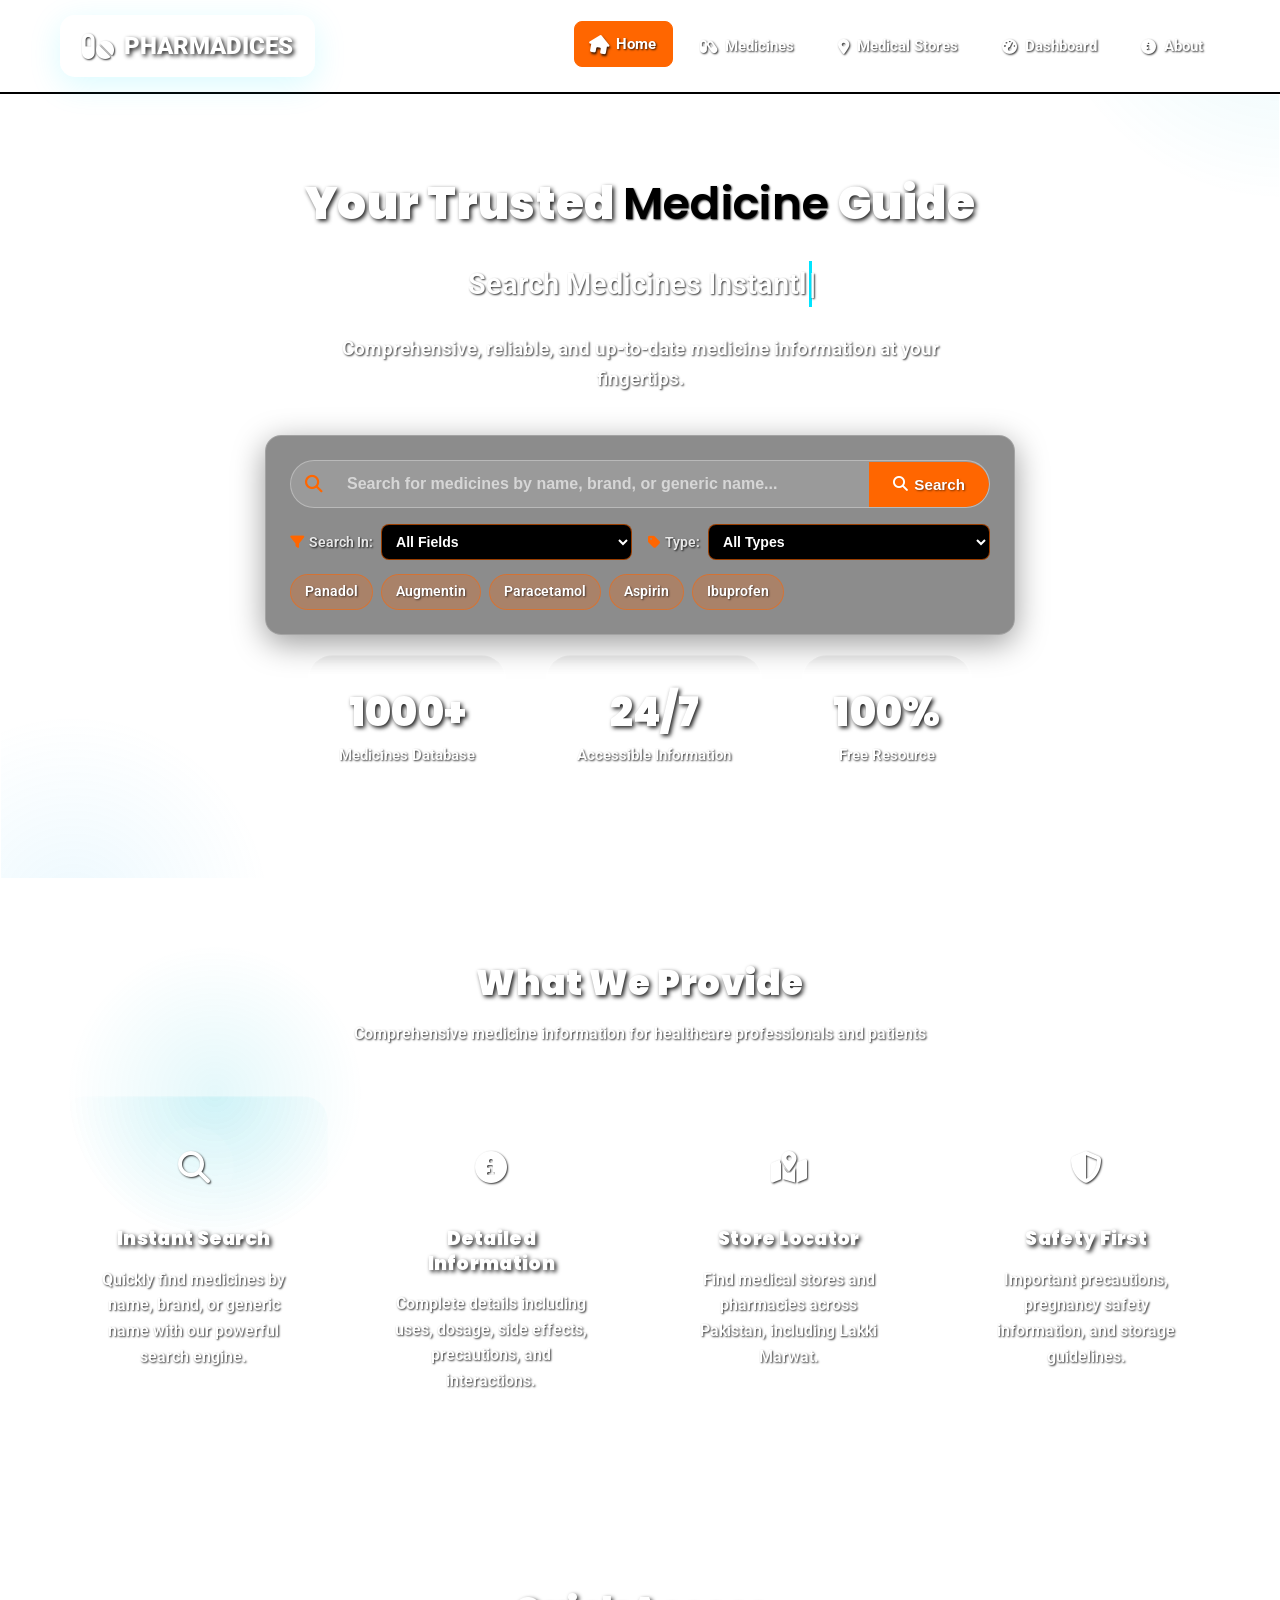
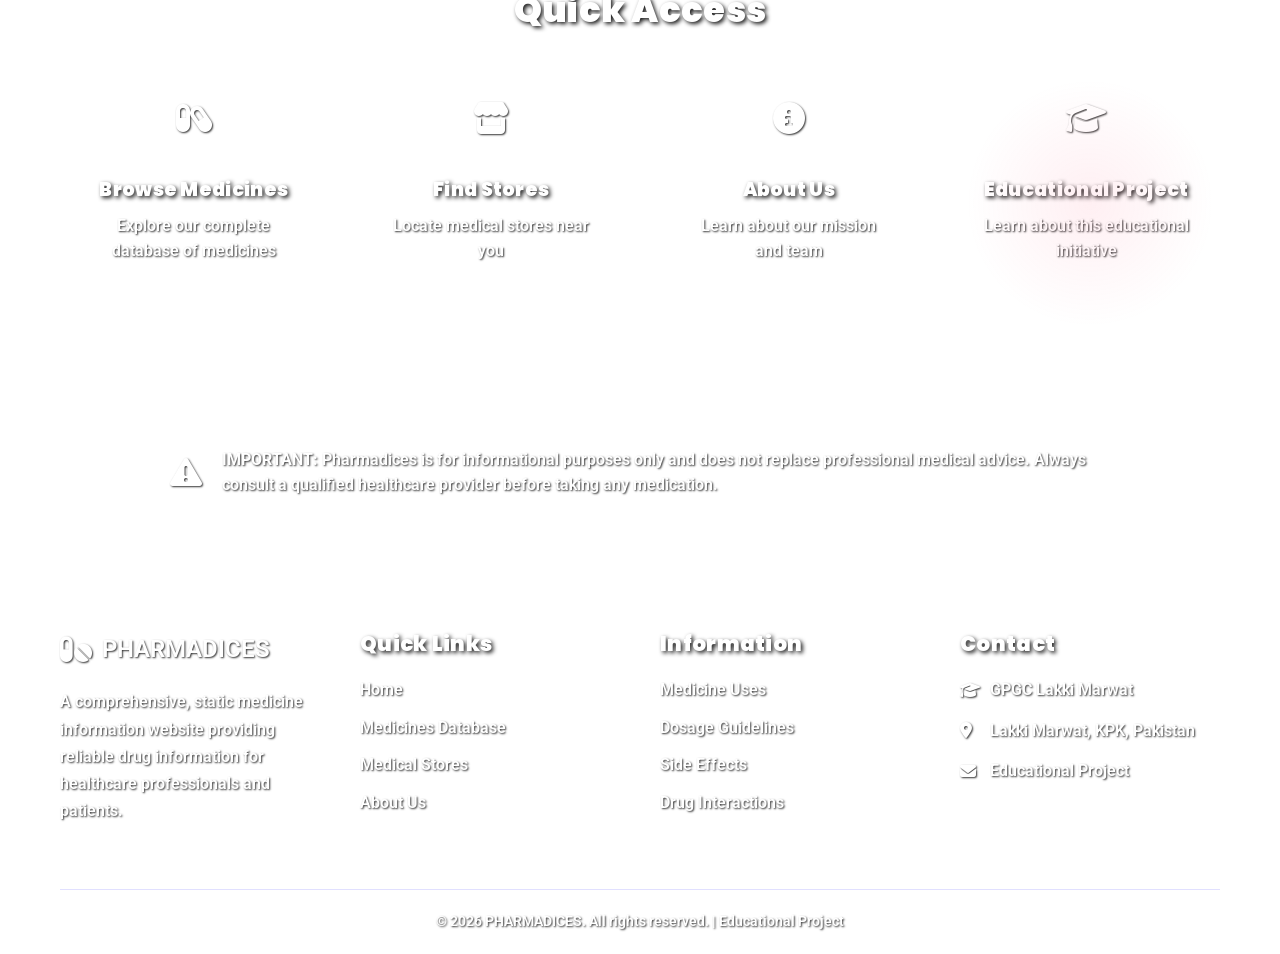
<file: index.html>
<!DOCTYPE html>
<html lang="en">
<head>
    <meta charset="UTF-8">
    <meta name="viewport" content="width=device-width, initial-scale=1.0">
    <title>PHARMADICES - Your Medicine Information Hub</title>
    <link rel="stylesheet" href="assets/css/base.css">
    <link rel="stylesheet" href="assets/css/theme-core.css">
    <link rel="stylesheet" href="https://cdnjs.cloudflare.com/ajax/libs/font-awesome/6.4.0/css/all.min.css">
    <link href="https://fonts.googleapis.com/css2?family=Poppins:wght@300;400;500;600;700&family=Roboto:wght@300;400;500&display=swap" rel="stylesheet">
    <link rel="icon" type="image/x-icon" href="assets/images/logo.png">
</head>
<body>
    <!-- Navigation -->
    <nav class="navbar">
        <div class="container nav-container">
            <a href="index.html" class="logo">
                <i class="fas fa-pills"></i>
                <span>PHARMADICES</span>
            </a>
            
            <ul class="nav-menu">
                <li><a href="index.html" class="active"><i class="fas fa-home"></i> Home</a></li>
                <li><a href="drug-database.html"><i class="fas fa-capsules"></i> Medicines</a></li>
                <li><a href="pharmacy-locator.html"><i class="fas fa-map-marker-alt"></i> Medical Stores</a></li>
                <li><a href="health-tracker.html"><i class="fas fa-tachometer-alt"></i> Dashboard</a></li>
                <li><a href="our-team.html"><i class="fas fa-info-circle"></i> About</a></li>
            </ul>
            
            <div class="hamburger">
                <span></span>
                <span></span>
                <span></span>
            </div>
        </div>
    </nav>

    <!-- Hero Section -->
    <header class="hero">
        <div class="container">
            <div class="hero-content">
                <h1 class="hero-title">Your Trusted <span class="highlight">Medicine</span> Guide</h1>
                <div class="typing-container">
                    <p>Search <span class="typed-text" id="typed-text"></span><span class="cursor">|</span></p>
                </div>
                <p class="hero-subtitle">Comprehensive, reliable, and up-to-date medicine information at your fingertips.</p>
                
                <div class="enhanced-search-container">
                    <div class="enhanced-search-box">
                        <div class="enhanced-search-icon">
                            <i class="fas fa-search"></i>
                        </div>
                        <input type="text" class="enhanced-search-input" id="home-search" placeholder="Search for medicines by name, brand, or generic name...">
                        <button class="enhanced-search-button" onclick="window.location.href='drug-database.html'">
                            <i class="fas fa-search"></i> Search
                        </button>
                    </div>
                    
                    <div class="enhanced-search-filters">
                        <div class="enhanced-filter-group">
                            <label for="search-type"><i class="fas fa-filter"></i> Search In:</label>
                            <select id="search-type" style="background-color:#000000;color:#ffffff;">
                                <option value="all" style="background-color:#000000;color:#ffffff;">All Fields</option>
                                <option value="name" style="background-color:#000000;color:#ffffff;">Medicine Name</option>
                                <option value="brand" style="background-color:#000000;color:#ffffff;">Brand Name</option>
                                <option value="generic" style="background-color:#000000;color:#ffffff;">Generic Name</option>
                            </select>
                        </div>
                        
                        <div class="enhanced-filter-group">
                            <label for="medicine-type"><i class="fas fa-tag"></i> Type:</label>
                            <select id="medicine-type" style="background-color:#000000;color:#ffffff;">
                                <option value="all" style="background-color:#000000;color:#ffffff;">All Types</option>
                                <option value="tablet" style="background-color:#000000;color:#ffffff;">Tablet</option>
                                <option value="capsule" style="background-color:#000000;color:#ffffff;">Capsule</option>
                                <option value="syrup" style="background-color:#000000;color:#ffffff;">Syrup</option>
                                <option value="injection" style="background-color:#000000;color:#ffffff;">Injection</option>
                            </select>
                        </div>
                    </div>
                    
                    <div class="enhanced-search-suggestions">
                        <a href="#" class="enhanced-suggestion-tag">Panadol</a>
                        <a href="#" class="enhanced-suggestion-tag">Augmentin</a>
                        <a href="#" class="enhanced-suggestion-tag">Paracetamol</a>
                        <a href="#" class="enhanced-suggestion-tag">Aspirin</a>
                        <a href="#" class="enhanced-suggestion-tag">Ibuprofen</a>
                    </div>
                </div>
                
                <div class="hero-stats">
                    <div class="stat-card">
                        <h3>1000+</h3>
                        <p>Medicines Database</p>
                    </div>
                    <div class="stat-card">
                        <h3>24/7</h3>
                        <p>Accessible Information</p>
                    </div>
                    <div class="stat-card">
                        <h3>100%</h3>
                        <p>Free Resource</p>
                    </div>
                </div>
            </div>
        </div>
    </header>

    <!-- Features Section -->
    <section class="features">
        <div class="container">
            <h2 class="section-title">What We Provide</h2>
            <p class="section-subtitle">Comprehensive medicine information for healthcare professionals and patients</p>
            
            <div class="features-grid">
                <div class="feature-card">
                    <div class="feature-icon">
                        <i class="fas fa-search"></i>
                    </div>
                    <h3>Instant Search</h3>
                    <p>Quickly find medicines by name, brand, or generic name with our powerful search engine.</p>
                </div>
                
                <div class="feature-card">
                    <div class="feature-icon">
                        <i class="fas fa-info-circle"></i>
                    </div>
                    <h3>Detailed Information</h3>
                    <p>Complete details including uses, dosage, side effects, precautions, and interactions.</p>
                </div>
                
                <div class="feature-card">
                    <div class="feature-icon">
                        <i class="fas fa-map-marked-alt"></i>
                    </div>
                    <h3>Store Locator</h3>
                    <p>Find medical stores and pharmacies across Pakistan, including Lakki Marwat.</p>
                </div>
                
                <div class="feature-card">
                    <div class="feature-icon">
                        <i class="fas fa-shield-alt"></i>
                    </div>
                    <h3>Safety First</h3>
                    <p>Important precautions, pregnancy safety information, and storage guidelines.</p>
                </div>
            </div>
        </div>
    </section>

    <!-- Quick Links -->
    <section class="quick-links">
        <div class="container">
            <h2 class="section-title">Quick Access</h2>
            
            <div class="links-grid">
                <a href="drug-database.html" class="link-card">
                    <div class="link-icon">
                        <i class="fas fa-capsules"></i>
                    </div>
                    <h3>Browse Medicines</h3>
                    <p>Explore our complete database of medicines</p>
                </a>
                
                <a href="pharmacy-locator.html" class="link-card">
                    <div class="link-icon">
                        <i class="fas fa-store"></i>
                    </div>
                    <h3>Find Stores</h3>
                    <p>Locate medical stores near you</p>
                </a>
                
                <a href="our-team.html" class="link-card">
                    <div class="link-icon">
                        <i class="fas fa-info-circle"></i>
                    </div>
                    <h3>About Us</h3>
                    <p>Learn about our mission and team</p>
                </a>
                
                <a href="our-team.html" class="link-card">
                    <div class="link-icon">
                        <i class="fas fa-graduation-cap"></i>
                    </div>
                    <h3>Educational Project</h3>
                    <p>Learn about this educational initiative</p>
                </a>
            </div>
        </div>
    </section>

    <!-- Warning Banner -->
    <section class="warning-banner">
        <div class="container">
            <div class="warning-content">
                <i class="fas fa-exclamation-triangle"></i>
                <p><strong>IMPORTANT:</strong> Pharmadices is for informational purposes only and does not replace professional medical advice. Always consult a qualified healthcare provider before taking any medication.</p>
            </div>
        </div>
    </section>

    <!-- Footer -->
    <footer class="footer" id="footer">
        <div class="container">
            <div class="footer-grid">
                <div class="footer-col">
                    <div class="footer-logo">
                        <i class="fas fa-pills"></i>
                        <span>PHARMADICES</span>
                    </div>
                    <p class="footer-description">A comprehensive, static medicine information website providing reliable drug information for healthcare professionals and patients.</p>
                </div>
                
                <div class="footer-col">
                    <h3>Quick Links</h3>
                    <ul class="footer-links">
                        <li><a href="index.html">Home</a></li>
                        <li><a href="drug-database.html">Medicines Database</a></li>
                        <li><a href="pharmacy-locator.html">Medical Stores</a></li>
                        <li><a href="our-team.html">About Us</a></li>
                    </ul>
                </div>
                
                <div class="footer-col">
                    <h3>Information</h3>
                    <ul class="footer-links">
                        <li><a href="#">Medicine Uses</a></li>
                        <li><a href="#">Dosage Guidelines</a></li>
                        <li><a href="#">Side Effects</a></li>
                        <li><a href="#">Drug Interactions</a></li>
                    </ul>
                </div>
                
                <div class="footer-col">
                    <h3>Contact</h3>
                    <p><i class="fas fa-graduation-cap"></i> GPGC Lakki Marwat</p>
                    <p><i class="fas fa-map-marker-alt"></i> Lakki Marwat, KPK, Pakistan</p>
                    <p><i class="fas fa-envelope"></i> Educational Project</p>
                </div>
            </div>
            
            <div class="footer-bottom">
                <p>&copy; 2023 PHARMADICES. All rights reserved. | Educational Project</p>
            </div>
        </div>
    </footer>

    <script src="assets/js/app.js"></script>
    <script src="assets/js/text-animate.js"></script>
    <script src="assets/js/suggest.js"></script>
</body>
</html>
</file>
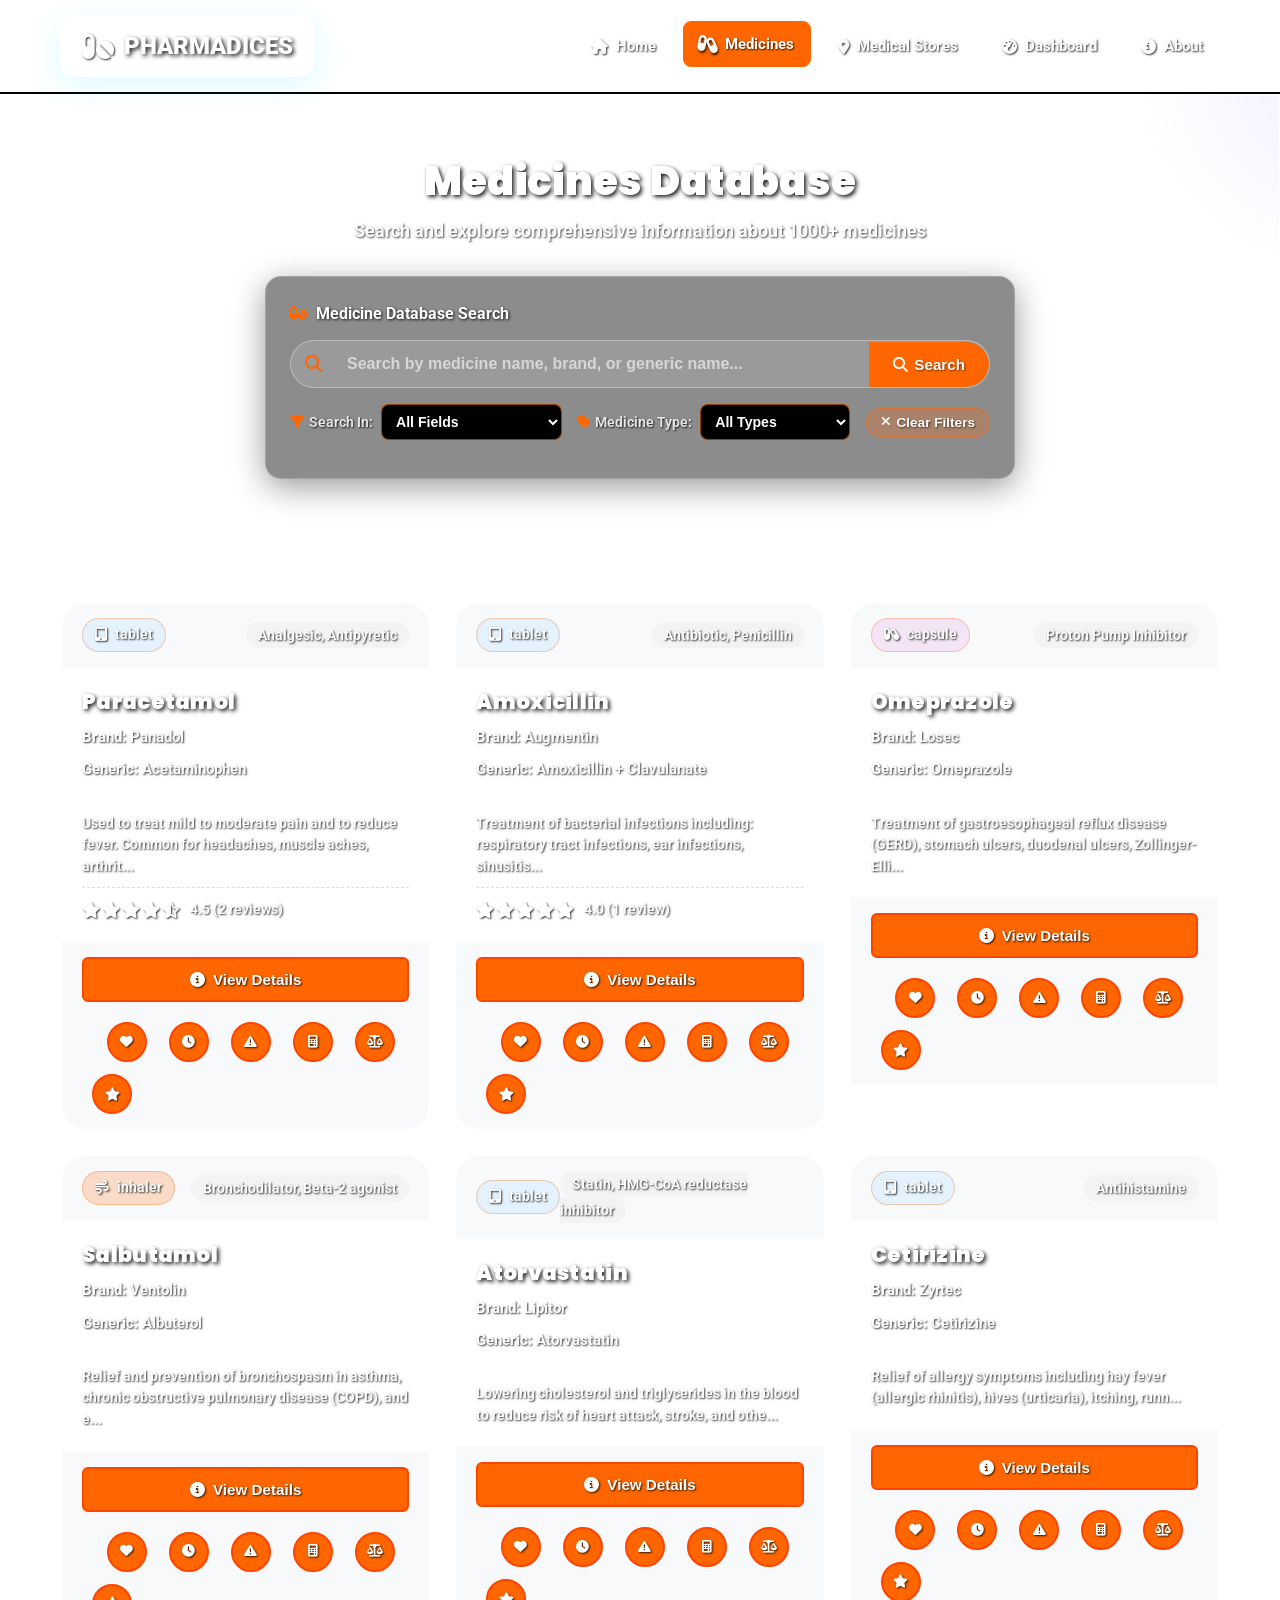
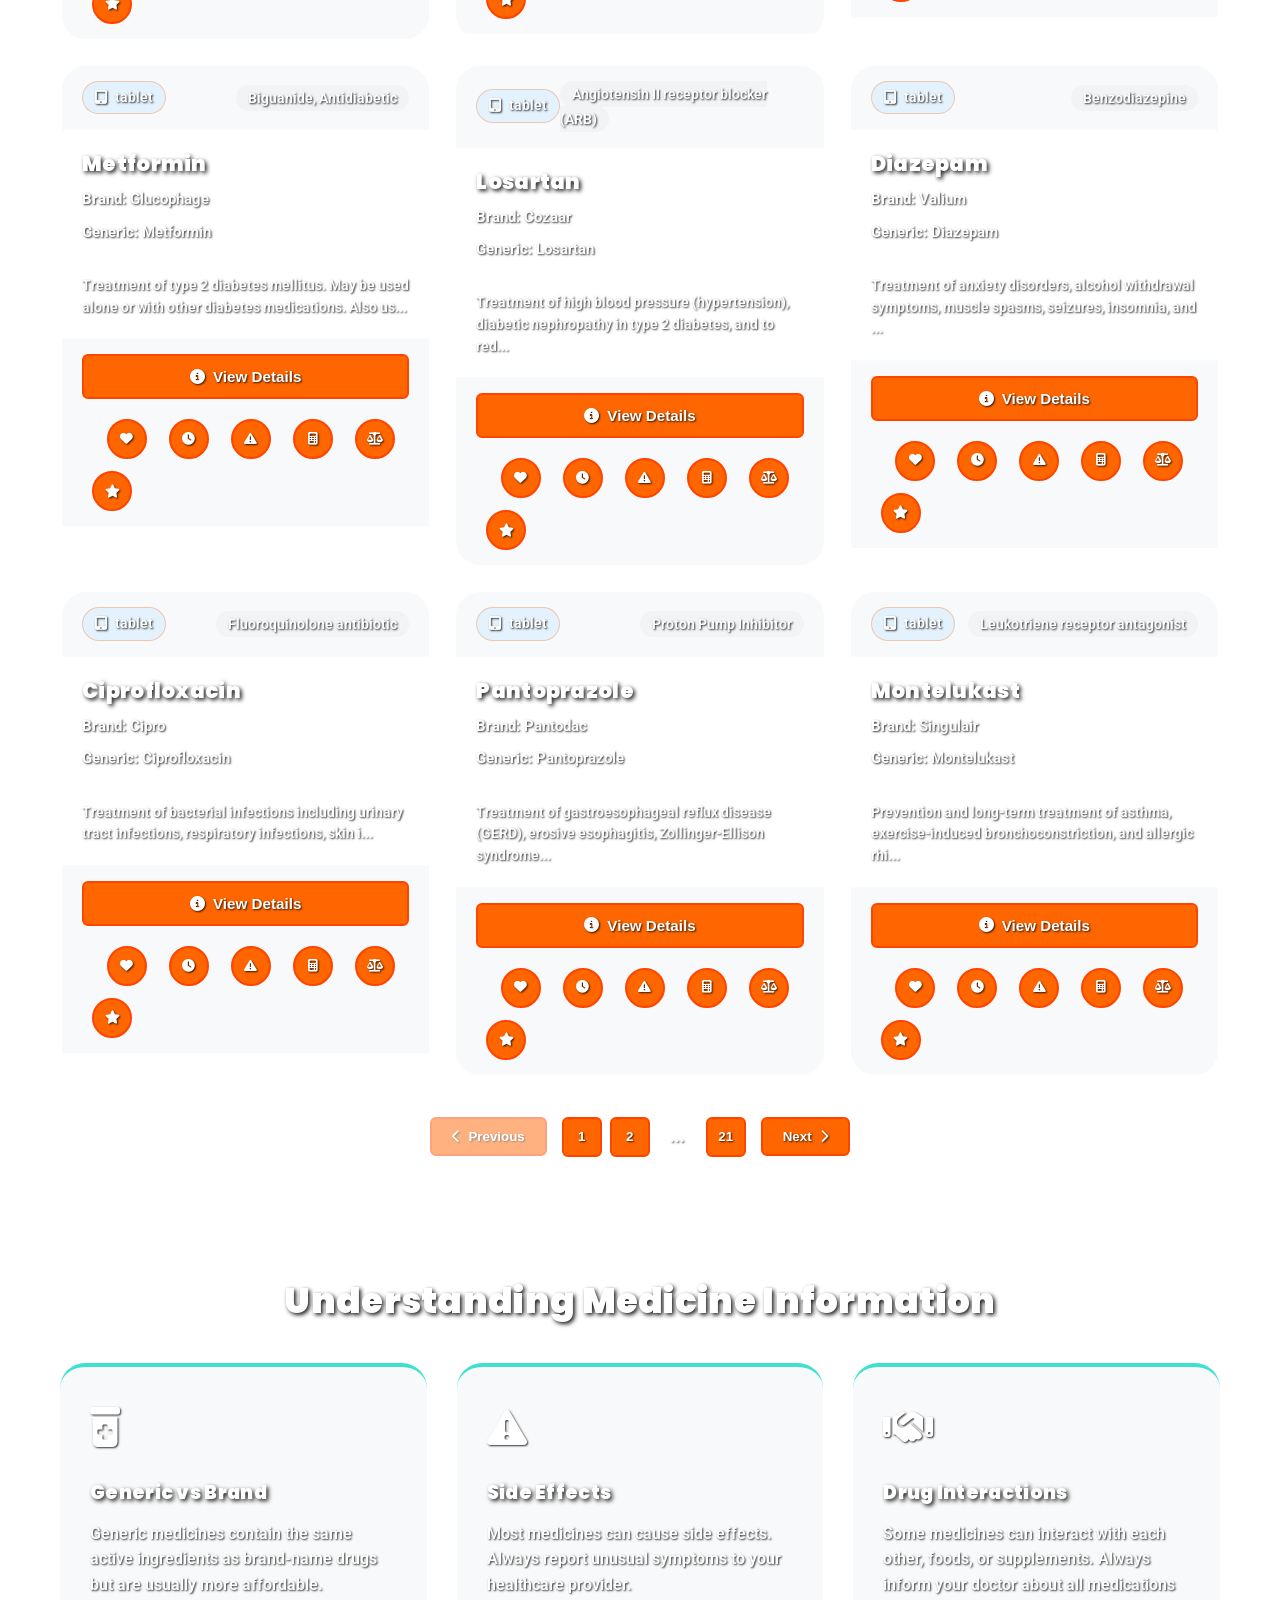
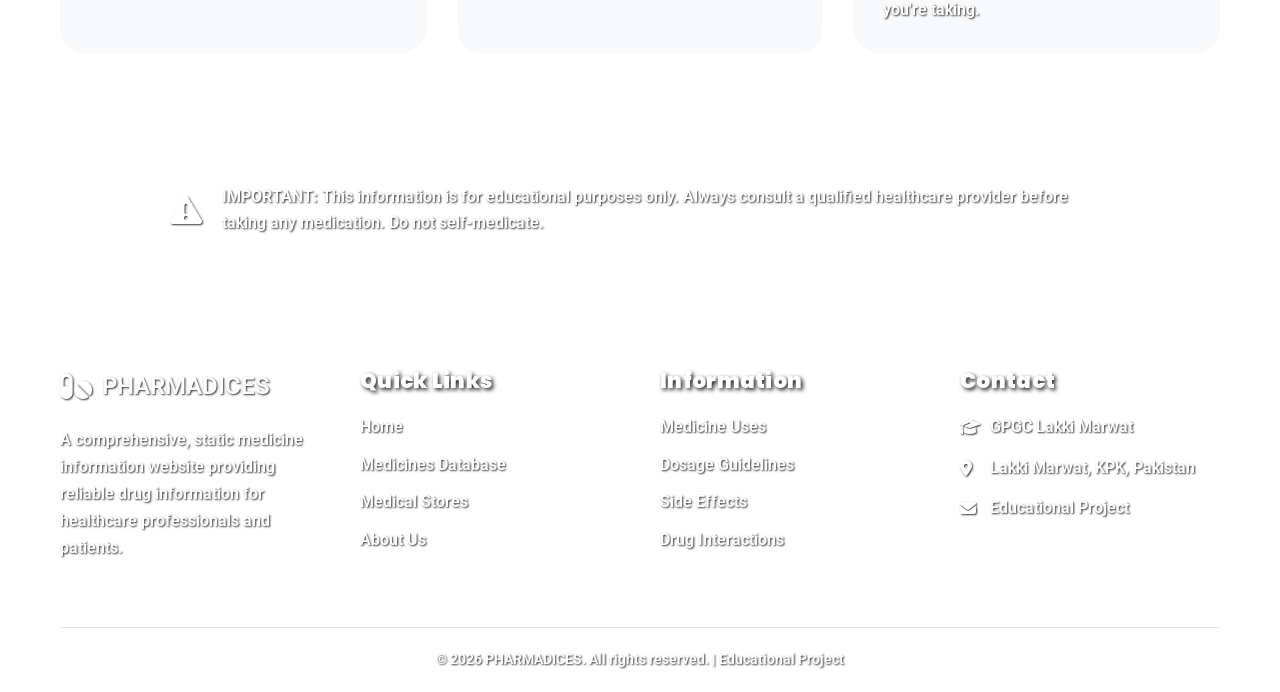
<file: drug-database.html>
<!DOCTYPE html>
<html lang="en">
<head>
    <meta charset="UTF-8">
    <meta name="viewport" content="width=device-width, initial-scale=1.0">
    <title>Medicines Database | PHARMADICES</title>
    <link rel="stylesheet" href="assets/css/base.css">
    <link rel="stylesheet" href="assets/css/theme-core.css">
    <link rel="stylesheet" href="assets/css/search-panel.css">
    <link rel="stylesheet" href="https://cdnjs.cloudflare.com/ajax/libs/font-awesome/6.4.0/css/all.min.css">
    <link href="https://fonts.googleapis.com/css2?family=Poppins:wght@300;400;500;600;700&family=Roboto:wght@300;400;500&display=swap" rel="stylesheet">
    <link rel="icon" type="image/x-icon" href="assets/images/logo.png">
</head>
<body>
    <!-- Navigation -->
    <nav class="navbar">
        <div class="container nav-container">
            <a href="index.html" class="logo">
                <i class="fas fa-pills"></i>
                <span>PHARMADICES</span>
            </a>
            
            <ul class="nav-menu">
                <li><a href="index.html"><i class="fas fa-home"></i> Home</a></li>
                <li><a href="drug-database.html" class="active"><i class="fas fa-capsules"></i> Medicines</a></li>
                <li><a href="pharmacy-locator.html"><i class="fas fa-map-marker-alt"></i> Medical Stores</a></li>
                <li><a href="health-tracker.html"><i class="fas fa-tachometer-alt"></i> Dashboard</a></li>
                <li><a href="our-team.html"><i class="fas fa-info-circle"></i> About</a></li>
            </ul>
            
            <div class="hamburger">
                <span></span>
                <span></span>
                <span></span>
            </div>
        </div>
    </nav>

    <!-- Medicines Header -->
    <header class="page-header">
        <div class="container">
            <div class="page-header-content">
                <h1 class="page-title">Medicines Database</h1>
                <p class="page-subtitle">Search and explore comprehensive information about 1000+ medicines</p>
                
                <!-- Enhanced Search Section -->
                <div class="enhanced-search-container">
                    <div class="page-search-title">
                        <i class="fas fa-pills"></i> Medicine Database Search
                    </div>
                    <div class="enhanced-search-box">
                        <div class="enhanced-search-icon">
                            <i class="fas fa-search"></i>
                        </div>
                        <input type="text" class="enhanced-search-input" id="medicine-search" placeholder="Search by medicine name, brand, or generic name...">
                        <button class="enhanced-search-button" id="search-btn">
                            <i class="fas fa-search"></i> Search
                        </button>
                    </div>
                    
                    <div class="enhanced-search-filters">
                        <div class="enhanced-filter-group">
                            <label for="search-type"><i class="fas fa-filter"></i> Search In:</label>
                            <select id="search-type" style="background-color:#000000;color:#ffffff;">
                                <option value="all" style="background-color:#000000;color:#ffffff;">All Fields</option>
                                <option value="name" style="background-color:#000000;color:#ffffff;">Medicine Name</option>
                                <option value="brand" style="background-color:#000000;color:#ffffff;">Brand Name</option>
                                <option value="generic" style="background-color:#000000;color:#ffffff;">Generic Name</option>
                                <option value="uses" style="background-color:#000000;color:#ffffff;">Uses</option>
                            </select>
                        </div>
                        
                        <div class="enhanced-filter-group">
                            <label for="medicine-type"><i class="fas fa-tag"></i> Medicine Type:</label>
                            <select id="medicine-type" style="background-color:#000000;color:#ffffff;">
                                <option value="all" style="background-color:#000000;color:#ffffff;">All Types</option>
                                <option value="tablet" style="background-color:#000000;color:#ffffff;">Tablet</option>
                                <option value="capsule" style="background-color:#000000;color:#ffffff;">Capsule</option>
                                <option value="syrup" style="background-color:#000000;color:#ffffff;">Syrup</option>
                                <option value="injection" style="background-color:#000000;color:#ffffff;">Injection</option>
                                <option value="ointment" style="background-color:#000000;color:#ffffff;">Ointment</option>
                                <option value="drops" style="background-color:#000000;color:#ffffff;">Drops</option>
                            </select>
                        </div>
                        
                        <button id="clear-filters" class="enhanced-suggestion-tag">
                            <i class="fas fa-times"></i> Clear Filters
                        </button>
                    </div>
                </div>
            </div>
        </div>
    </header>

    <!-- Medicines Listing -->
    <section class="medicines-section">
        <div class="container">
            <div class="medicines-container">
                <!-- Loading State -->
                <div id="loading-state" class="loading-state">
                    <div class="loading-spinner">
                        <i class="fas fa-pills fa-spin"></i>
                    </div>
                    <p>Loading medicines database...</p>
                </div>
                
                <!-- No Results State -->
                <div id="no-results" class="no-results-state" style="display: none;">
                    <i class="fas fa-search fa-3x"></i>
                    <h3>No Medicines Found</h3>
                    <p>Try adjusting your search or filters to find what you're looking for.</p>
                </div>
                
                <!-- Medicines Grid -->
                <div id="medicines-grid" class="medicines-grid">
                    <!-- Medicine cards will be dynamically inserted here -->
                </div>
                
                <!-- Pagination -->
                <div id="pagination" class="pagination" style="display: none;">
                    <button id="prev-page" class="page-btn" disabled>
                        <i class="fas fa-chevron-left"></i> Previous
                    </button>
                    <div class="page-numbers" id="page-numbers"></div>
                    <button id="next-page" class="page-btn">
                        Next <i class="fas fa-chevron-right"></i>
                    </button>
                </div>
            </div>
        </div>
    </section>

    <!-- Quick Info Section -->
    <section class="quick-info">
        <div class="container">
            <h2 class="section-title">Understanding Medicine Information</h2>
            
            <div class="info-cards">
                <div class="info-card">
                    <div class="info-icon">
                        <i class="fas fa-prescription-bottle-alt"></i>
                    </div>
                    <h3>Generic vs Brand</h3>
                    <p>Generic medicines contain the same active ingredients as brand-name drugs but are usually more affordable.</p>
                </div>
                
                <div class="info-card">
                    <div class="info-icon">
                        <i class="fas fa-exclamation-triangle"></i>
                    </div>
                    <h3>Side Effects</h3>
                    <p>Most medicines can cause side effects. Always report unusual symptoms to your healthcare provider.</p>
                </div>
                
                <div class="info-card">
                    <div class="info-icon">
                        <i class="fas fa-handshake"></i>
                    </div>
                    <h3>Drug Interactions</h3>
                    <p>Some medicines can interact with each other, foods, or supplements. Always inform your doctor about all medications you're taking.</p>
                </div>
            </div>
        </div>
    </section>

    <!-- Warning Banner -->
    <section class="warning-banner">
        <div class="container">
            <div class="warning-content">
                <i class="fas fa-exclamation-triangle"></i>
                <p><strong>IMPORTANT:</strong> This information is for educational purposes only. Always consult a qualified healthcare provider before taking any medication. Do not self-medicate.</p>
            </div>
        </div>
    </section>

    <!-- Footer -->
    <footer class="footer">
        <div class="container">
            <div class="footer-grid">
                <div class="footer-col">
                    <div class="footer-logo">
                        <i class="fas fa-pills"></i>
                        <span>PHARMADICES</span>
                    </div>
                    <p class="footer-description">A comprehensive, static medicine information website providing reliable drug information for healthcare professionals and patients.</p>
                </div>
                
                <div class="footer-col">
                    <h3>Quick Links</h3>
                    <ul class="footer-links">
                        <li><a href="index.html">Home</a></li>
                        <li><a href="drug-database.html">Medicines Database</a></li>
                        <li><a href="pharmacy-locator.html">Medical Stores</a></li>
                        <li><a href="our-team.html">About Us</a></li>
                    </ul>
                </div>
                
                <div class="footer-col">
                    <h3>Information</h3>
                    <ul class="footer-links">
                        <li><a href="#">Medicine Uses</a></li>
                        <li><a href="#">Dosage Guidelines</a></li>
                        <li><a href="#">Side Effects</a></li>
                        <li><a href="#">Drug Interactions</a></li>
                    </ul>
                </div>
                
                <div class="footer-col">
                    <h3>Contact</h3>
                    <p><i class="fas fa-graduation-cap"></i> GPGC Lakki Marwat</p>
                    <p><i class="fas fa-map-marker-alt"></i> Lakki Marwat, KPK, Pakistan</p>
                    <p><i class="fas fa-envelope"></i> Educational Project</p>
                </div>
            </div>
            
            <div class="footer-bottom">
                <p>&copy; <span class="current-year">2023</span> PHARMADICES. All rights reserved. | Educational Project</p>
            </div>
        </div>
    </footer>

    <!-- Medicine Detail Modal -->
    <div id="medicine-modal" class="modal">
        <div class="modal-content">
            <div class="modal-header">
                <h2 id="modal-title">Medicine Details</h2>
                <button class="modal-close"><i class="fas fa-times"></i></button>
            </div>
            <div class="modal-body" id="modal-body">
                <!-- Medicine details will be loaded here -->
            </div>
        </div>
    </div>

    <script src="assets/js/app.js"></script>
    <script src="assets/js/filter-engine.js"></script>
    <script src="assets/js/suggest.js"></script>
    <script src="assets/js/saved-items.js"></script>
    <script src="assets/js/print-view.js"></script>
    <script src="assets/js/data-export.js"></script>
    <script src="assets/js/deep-filter.js"></script>
    <script src="assets/js/shortcuts.js"></script>
    <script src="assets/js/schedule.js"></script>
    <script src="assets/js/interactions.js"></script>
    <script src="assets/js/dose-calc.js"></script>
    <script src="assets/js/ratings.js"></script>
    <script src="assets/js/compare.js"></script>
</body>
</html>
</file>
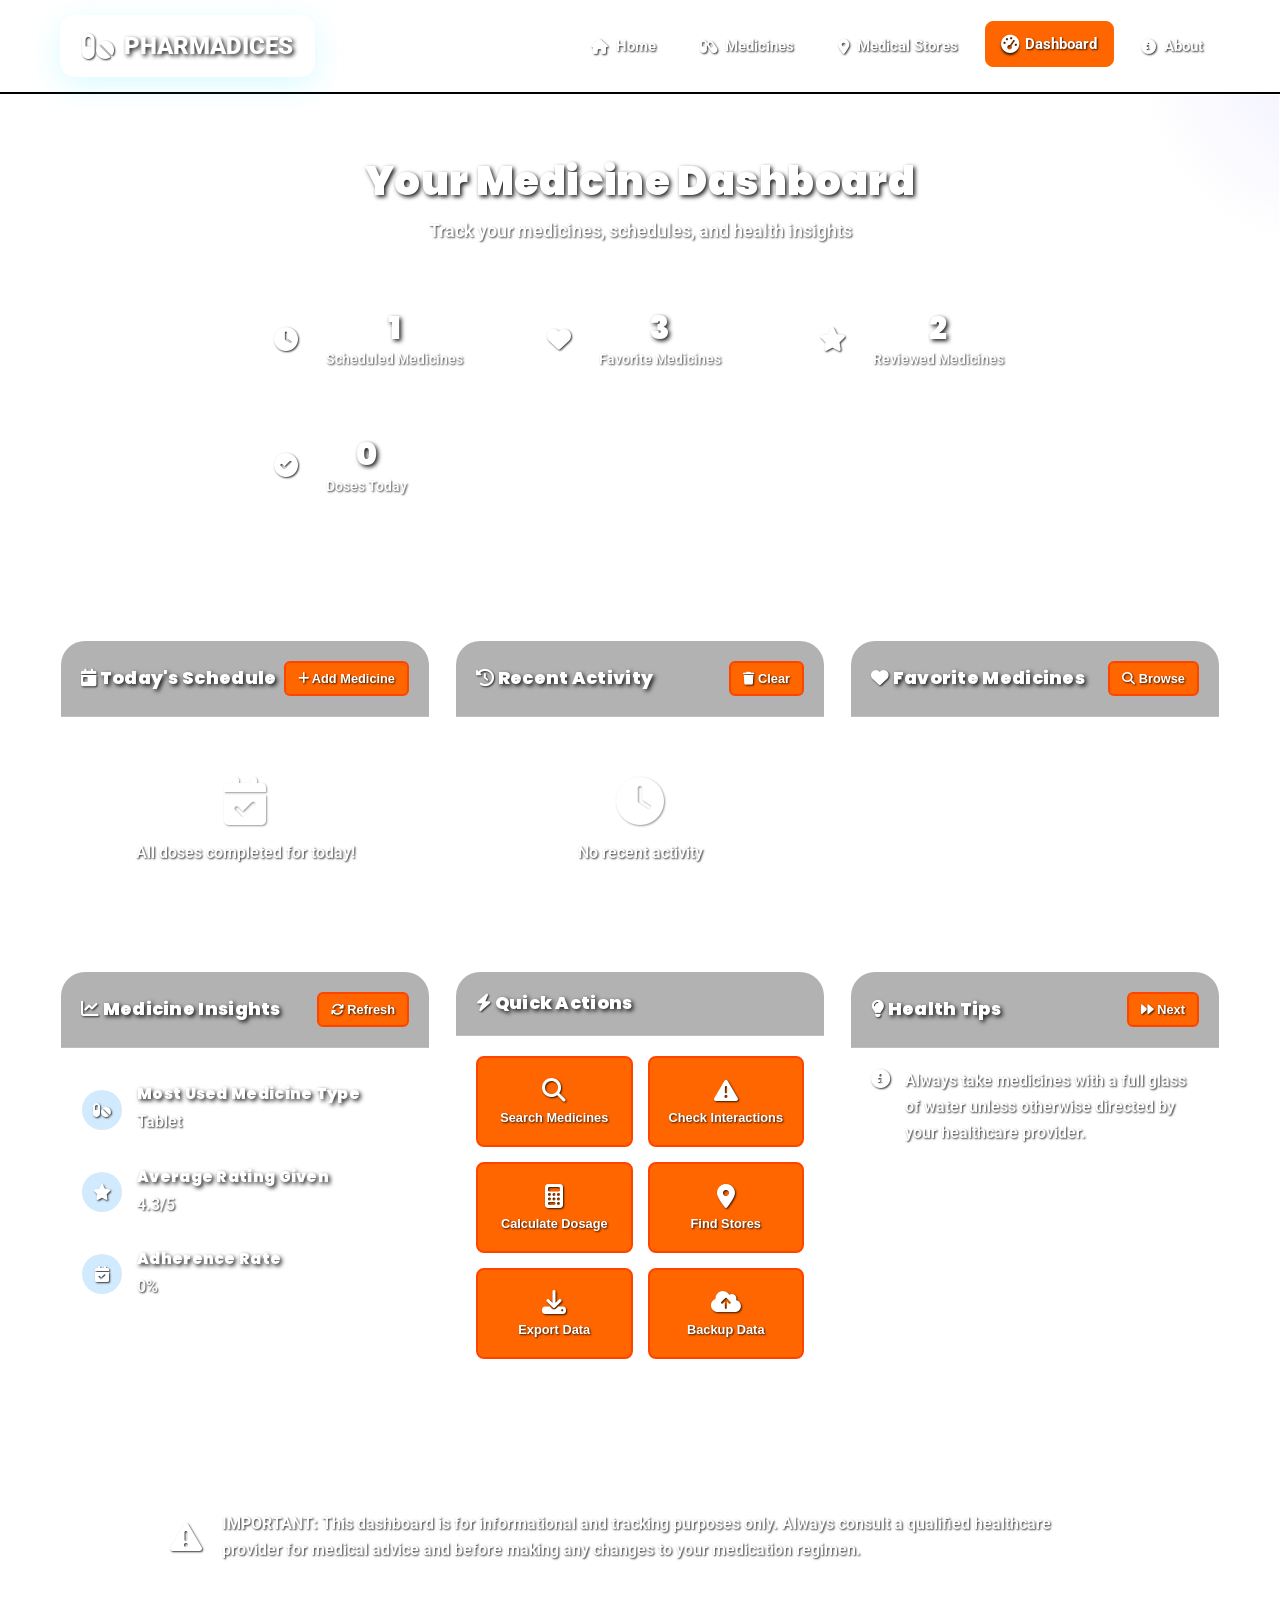
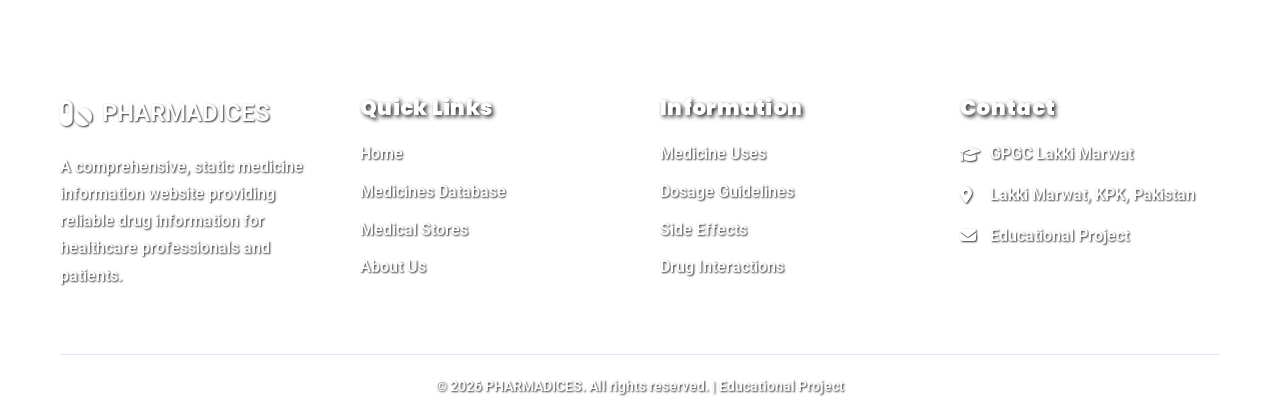
<file: health-tracker.html>
<!DOCTYPE html>
<html lang="en">
<head>
    <meta charset="UTF-8">
    <meta name="viewport" content="width=device-width, initial-scale=1.0">
    <title>Dashboard | PHARMADICES</title>
    <link rel="stylesheet" href="assets/css/base.css">
    <link rel="stylesheet" href="assets/css/theme-core.css">
    <link rel="stylesheet" href="https://cdnjs.cloudflare.com/ajax/libs/font-awesome/6.4.0/css/all.min.css">
    <link href="https://fonts.googleapis.com/css2?family=Poppins:wght@300;400;500;600;700&family=Roboto:wght@300;400;500&display=swap" rel="stylesheet">
    <link rel="icon" type="image/x-icon" href="assets/images/logo.png">
</head>
<body>
    <!-- Navigation -->
    <nav class="navbar">
        <div class="container nav-container">
            <a href="index.html" class="logo">
                <i class="fas fa-pills"></i>
                <span>PHARMADICES</span>
            </a>
            
            <ul class="nav-menu">
                <li><a href="index.html"><i class="fas fa-home"></i> Home</a></li>
                <li><a href="drug-database.html"><i class="fas fa-capsules"></i> Medicines</a></li>
                <li><a href="pharmacy-locator.html"><i class="fas fa-map-marker-alt"></i> Medical Stores</a></li>
                <li><a href="health-tracker.html" class="active"><i class="fas fa-tachometer-alt"></i> Dashboard</a></li>
                <li><a href="our-team.html"><i class="fas fa-info-circle"></i> About</a></li>
            </ul>
            
            <div class="hamburger">
                <span></span>
                <span></span>
                <span></span>
            </div>
        </div>
    </nav>

    <!-- Dashboard Header -->
    <header class="dashboard-header">
        <div class="container">
            <div class="dashboard-header-content">
                <h1 class="dashboard-title">Your Medicine Dashboard</h1>
                <p class="dashboard-subtitle">Track your medicines, schedules, and health insights</p>
                
                <div class="dashboard-stats">
                    <div class="stat-card">
                        <div class="stat-icon">
                            <i class="fas fa-clock"></i>
                        </div>
                        <div class="stat-info">
                            <h3 id="scheduled-medicines">0</h3>
                            <p>Scheduled Medicines</p>
                        </div>
                    </div>
                    <div class="stat-card">
                        <div class="stat-icon">
                            <i class="fas fa-heart"></i>
                        </div>
                        <div class="stat-info">
                            <h3 id="favorite-medicines">0</h3>
                            <p>Favorite Medicines</p>
                        </div>
                    </div>
                    <div class="stat-card">
                        <div class="stat-icon">
                            <i class="fas fa-star"></i>
                        </div>
                        <div class="stat-info">
                            <h3 id="reviewed-medicines">0</h3>
                            <p>Reviewed Medicines</p>
                        </div>
                    </div>
                    <div class="stat-card">
                        <div class="stat-icon">
                            <i class="fas fa-check-circle"></i>
                        </div>
                        <div class="stat-info">
                            <h3 id="doses-today">0</h3>
                            <p>Doses Today</p>
                        </div>
                    </div>
                </div>
            </div>
        </div>
    </header>

    <!-- Dashboard Content -->
    <section class="dashboard-content">
        <div class="container">
            <div class="dashboard-grid">
                <!-- Today's Schedule -->
                <div class="dashboard-card schedule-card">
                    <div class="card-header">
                        <h3><i class="fas fa-calendar-day"></i> Today's Schedule</h3>
                        <button class="card-action-btn" onclick="window.location.href='drug-database.html'">
                            <i class="fas fa-plus"></i> Add Medicine
                        </button>
                    </div>
                    <div class="card-content">
                        <div id="today-schedule">
                            <div class="empty-state">
                                <i class="fas fa-calendar-times"></i>
                                <p>No medicines scheduled for today</p>
                                <button class="btn-primary" onclick="window.location.href='drug-database.html'">
                                    Schedule Medicine
                                </button>
                            </div>
                        </div>
                    </div>
                </div>

                <!-- Recent Activity -->
                <div class="dashboard-card activity-card">
                    <div class="card-header">
                        <h3><i class="fas fa-history"></i> Recent Activity</h3>
                        <button class="card-action-btn" id="clear-activity-btn">
                            <i class="fas fa-trash"></i> Clear
                        </button>
                    </div>
                    <div class="card-content">
                        <div id="recent-activity">
                            <div class="empty-state">
                                <i class="fas fa-clock"></i>
                                <p>No recent activity</p>
                            </div>
                        </div>
                    </div>
                </div>

                <!-- Favorite Medicines -->
                <div class="dashboard-card favorites-card">
                    <div class="card-header">
                        <h3><i class="fas fa-heart"></i> Favorite Medicines</h3>
                        <button class="card-action-btn" onclick="window.location.href='drug-database.html'">
                            <i class="fas fa-search"></i> Browse
                        </button>
                    </div>
                    <div class="card-content">
                        <div id="favorite-medicines-list">
                            <div class="empty-state">
                                <i class="fas fa-heart-broken"></i>
                                <p>No favorite medicines yet</p>
                                <button class="btn-primary" onclick="window.location.href='drug-database.html'">
                                    Browse Medicines
                                </button>
                            </div>
                        </div>
                    </div>
                </div>

                <!-- Medicine Insights -->
                <div class="dashboard-card insights-card">
                    <div class="card-header">
                        <h3><i class="fas fa-chart-line"></i> Medicine Insights</h3>
                        <button class="card-action-btn" id="refresh-insights-btn">
                            <i class="fas fa-sync"></i> Refresh
                        </button>
                    </div>
                    <div class="card-content">
                        <div id="medicine-insights">
                            <div class="insight-item">
                                <div class="insight-icon">
                                    <i class="fas fa-pills"></i>
                                </div>
                                <div class="insight-info">
                                    <h4>Most Used Medicine Type</h4>
                                    <p id="most-used-type">Tablet</p>
                                </div>
                            </div>
                            <div class="insight-item">
                                <div class="insight-icon">
                                    <i class="fas fa-star"></i>
                                </div>
                                <div class="insight-info">
                                    <h4>Average Rating Given</h4>
                                    <p id="average-rating">4.2/5</p>
                                </div>
                            </div>
                            <div class="insight-item">
                                <div class="insight-icon">
                                    <i class="fas fa-calendar-check"></i>
                                </div>
                                <div class="insight-info">
                                    <h4>Adherence Rate</h4>
                                    <p id="adherence-rate">85%</p>
                                </div>
                            </div>
                        </div>
                    </div>
                </div>

                <!-- Quick Actions -->
                <div class="dashboard-card actions-card">
                    <div class="card-header">
                        <h3><i class="fas fa-bolt"></i> Quick Actions</h3>
                    </div>
                    <div class="card-content">
                        <div class="quick-actions-grid">
                            <button class="quick-action-btn" onclick="window.location.href='drug-database.html'">
                                <i class="fas fa-search"></i>
                                <span>Search Medicines</span>
                            </button>
                            <button class="quick-action-btn" id="check-interactions-btn">
                                <i class="fas fa-exclamation-triangle"></i>
                                <span>Check Interactions</span>
                            </button>
                            <button class="quick-action-btn" id="calculate-dosage-btn">
                                <i class="fas fa-calculator"></i>
                                <span>Calculate Dosage</span>
                            </button>
                            <button class="quick-action-btn" onclick="window.location.href='pharmacy-locator.html'">
                                <i class="fas fa-map-marker-alt"></i>
                                <span>Find Stores</span>
                            </button>
                            <button class="quick-action-btn" id="export-data-btn">
                                <i class="fas fa-download"></i>
                                <span>Export Data</span>
                            </button>
                            <button class="quick-action-btn" id="backup-data-btn">
                                <i class="fas fa-cloud-upload-alt"></i>
                                <span>Backup Data</span>
                            </button>
                        </div>
                    </div>
                </div>

                <!-- Health Tips -->
                <div class="dashboard-card tips-card">
                    <div class="card-header">
                        <h3><i class="fas fa-lightbulb"></i> Health Tips</h3>
                        <button class="card-action-btn" id="next-tip-btn">
                            <i class="fas fa-forward"></i> Next
                        </button>
                    </div>
                    <div class="card-content">
                        <div id="health-tip">
                            <div class="tip-content">
                                <i class="fas fa-info-circle"></i>
                                <p>Always take medicines with a full glass of water unless otherwise directed by your healthcare provider.</p>
                            </div>
                        </div>
                    </div>
                </div>
            </div>
        </div>
    </section>

    <!-- Warning Banner -->
    <section class="warning-banner">
        <div class="container">
            <div class="warning-content">
                <i class="fas fa-exclamation-triangle"></i>
                <p><strong>IMPORTANT:</strong> This dashboard is for informational and tracking purposes only. Always consult a qualified healthcare provider for medical advice and before making any changes to your medication regimen.</p>
            </div>
        </div>
    </section>

    <!-- Footer -->
    <footer class="footer">
        <div class="container">
            <div class="footer-grid">
                <div class="footer-col">
                    <div class="footer-logo">
                        <i class="fas fa-pills"></i>
                        <span>PHARMADICES</span>
                    </div>
                    <p class="footer-description">A comprehensive, static medicine information website providing reliable drug information for healthcare professionals and patients.</p>
                </div>
                
                <div class="footer-col">
                    <h3>Quick Links</h3>
                    <ul class="footer-links">
                        <li><a href="index.html">Home</a></li>
                        <li><a href="drug-database.html">Medicines Database</a></li>
                        <li><a href="pharmacy-locator.html">Medical Stores</a></li>
                        <li><a href="our-team.html">About Us</a></li>
                    </ul>
                </div>
                
                <div class="footer-col">
                    <h3>Information</h3>
                    <ul class="footer-links">
                        <li><a href="#">Medicine Uses</a></li>
                        <li><a href="#">Dosage Guidelines</a></li>
                        <li><a href="#">Side Effects</a></li>
                        <li><a href="#">Drug Interactions</a></li>
                    </ul>
                </div>
                
                <div class="footer-col">
                    <h3>Contact</h3>
                    <p><i class="fas fa-graduation-cap"></i> GPGC Lakki Marwat</p>
                    <p><i class="fas fa-map-marker-alt"></i> Lakki Marwat, KPK, Pakistan</p>
                    <p><i class="fas fa-envelope"></i> Educational Project</p>
                </div>
            </div>
            
            <div class="footer-bottom">
                <p>&copy; 2023 PHARMADICES. All rights reserved. | Educational Project</p>
            </div>
        </div>
    </footer>

    <script src="assets/js/app.js"></script>
    <script src="assets/js/filter-engine.js"></script>
    <script src="assets/js/tracker-core.js"></script>
    <script src="assets/js/schedule.js"></script>
    <script src="assets/js/saved-items.js"></script>
    <script src="assets/js/ratings.js"></script>
    <script>
    (function seedDemoData() {
        if (!localStorage.getItem('pharmadices_activity')) {
            const activities = [
                { type: 'medicine-added', description: 'Searched for Panadol', timestamp: new Date(Date.now() - 3600000).toISOString() },
                { type: 'favorite-added', description: 'Added Augmentin to favorites', timestamp: new Date(Date.now() - 7200000).toISOString() },
                { type: 'dose-taken', description: 'Took Paracetamol 500mg at 08:00', timestamp: new Date(Date.now() - 10800000).toISOString() },
                { type: 'review-added', description: 'Reviewed Ibuprofen - 4 stars', timestamp: new Date(Date.now() - 86400000).toISOString() },
                { type: 'interaction-checked', description: 'Checked interactions for Aspirin', timestamp: new Date(Date.now() - 172800000).toISOString() }
            ];
            localStorage.setItem('pharmadices_activity', JSON.stringify(activities));
        }
        if (!localStorage.getItem('pharmadices_schedule')) {
            const schedules = [{ medicineId: '1', dosage: '1 tablet', frequency: 'twice', times: ['08:00', '20:00'], startDate: new Date().toISOString().split('T')[0], duration: 7, reminders: true, notes: 'Take after meals', createdAt: new Date().toISOString(), lastTaken: null, completedDoses: [] }];
            localStorage.setItem('pharmadices_schedule', JSON.stringify(schedules));
        }
        if (!localStorage.getItem('pharmadices_favorites')) {
            localStorage.setItem('pharmadices_favorites', JSON.stringify(['1', '2', '3']));
        }
        if (!localStorage.getItem('pharmadices_reviews')) {
            const reviews = { '1': [{ rating: 4, comment: 'Works well', date: new Date().toISOString() }], '2': [{ rating: 5, comment: 'Very effective', date: new Date().toISOString() }] };
            localStorage.setItem('pharmadices_reviews', JSON.stringify(reviews));
        }
    })();
    </script>
</body>
</html>
</file>
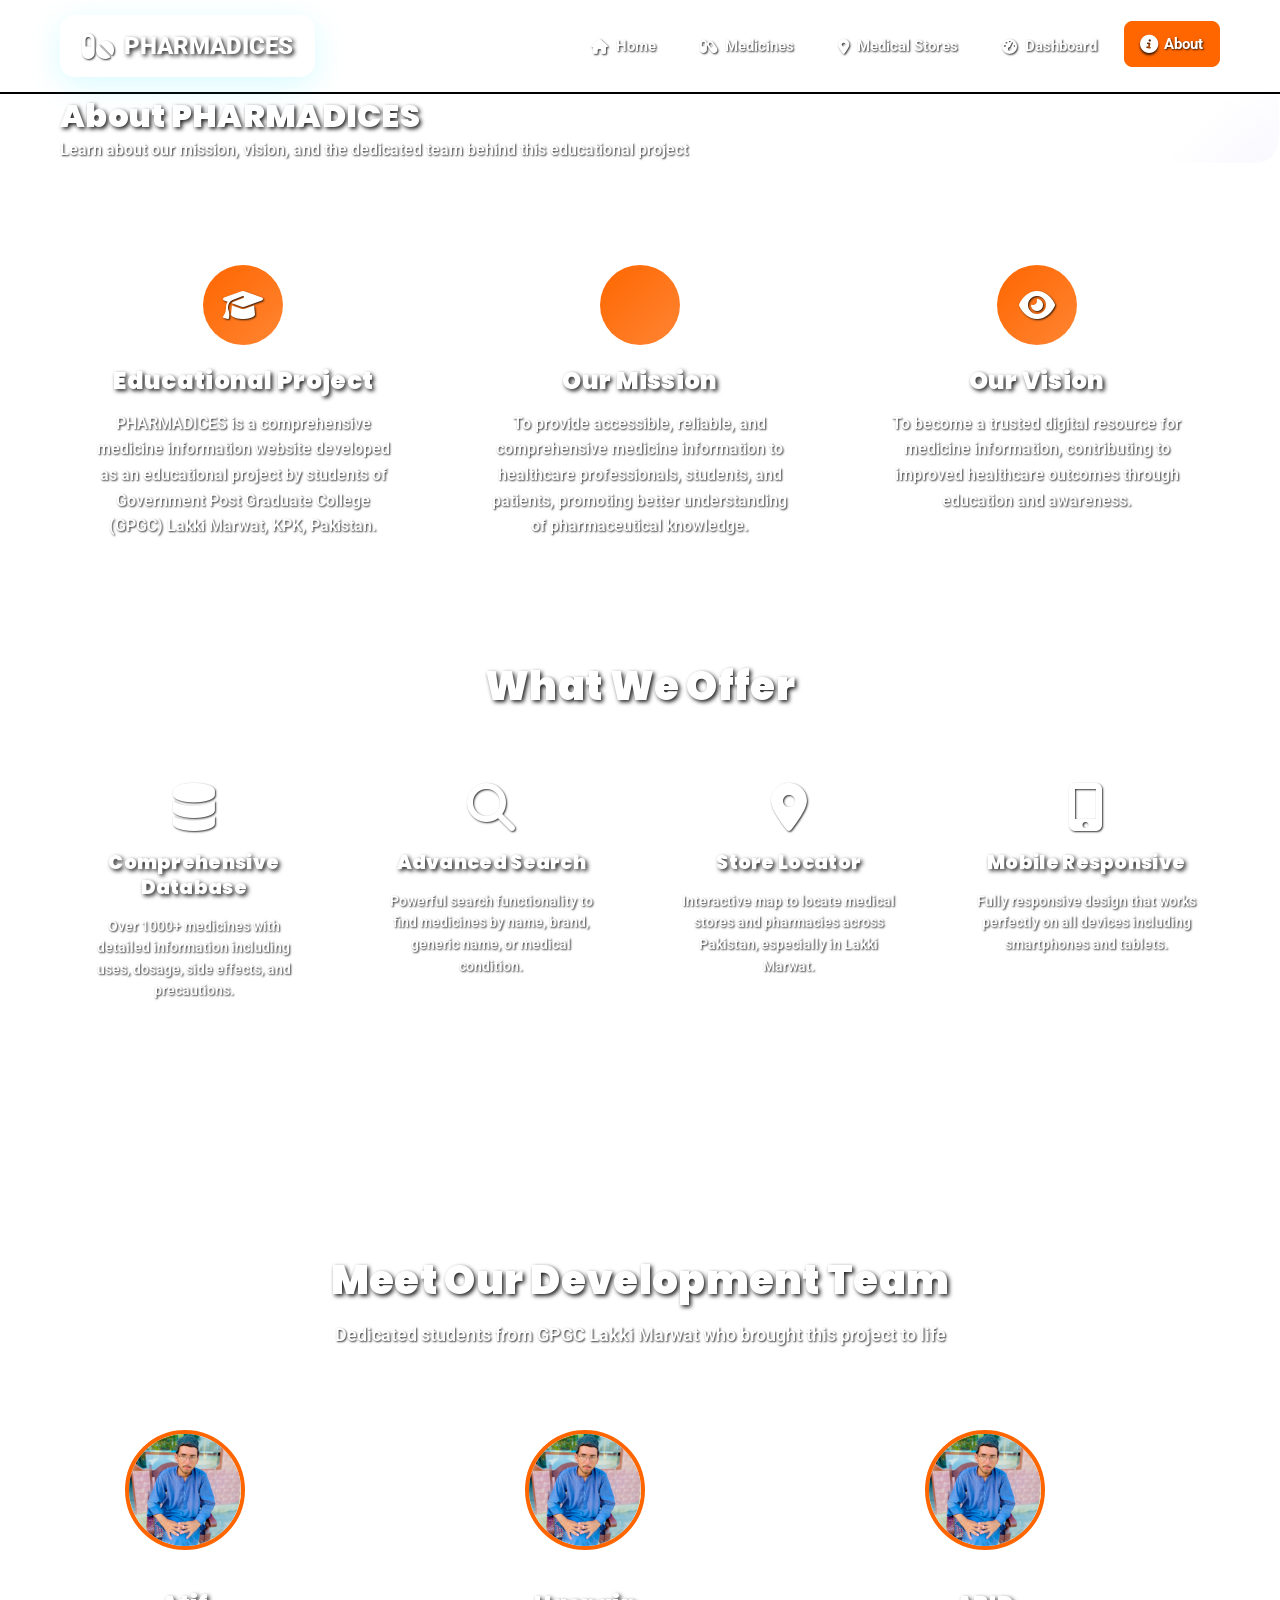
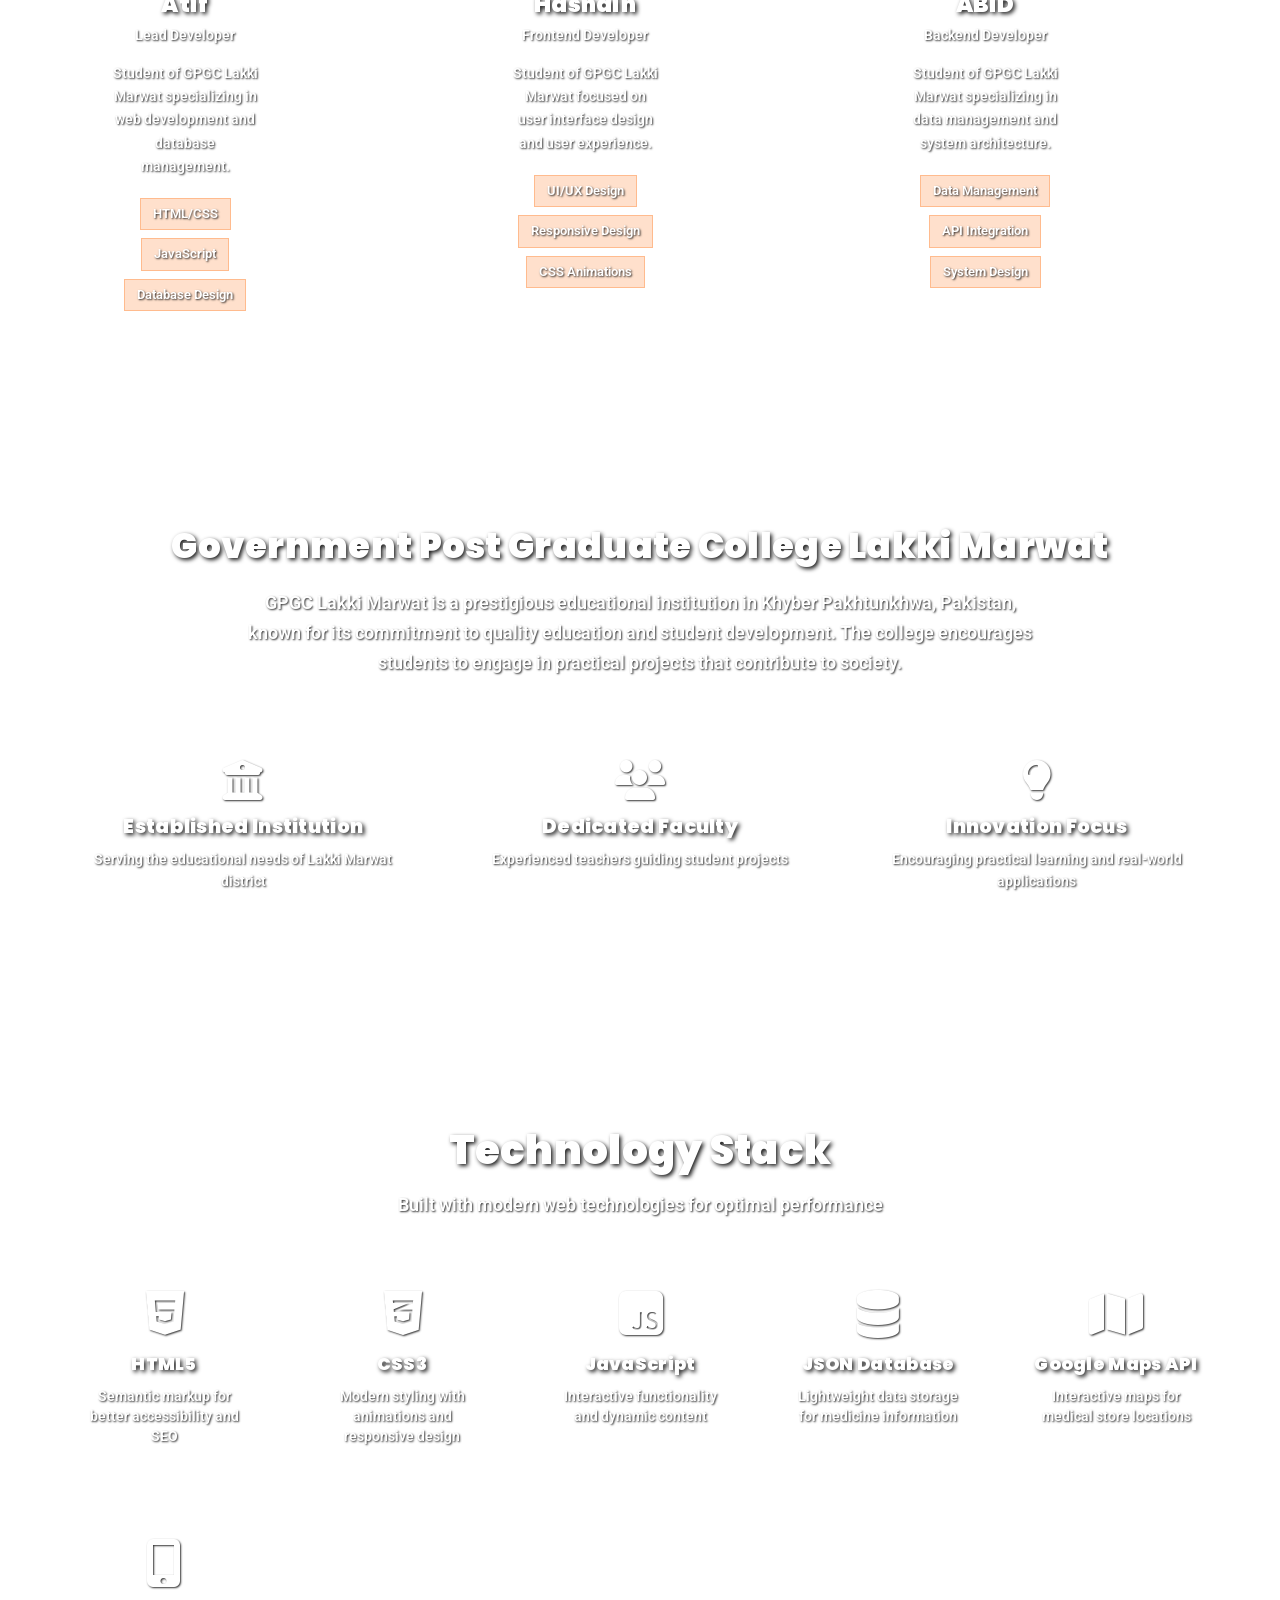
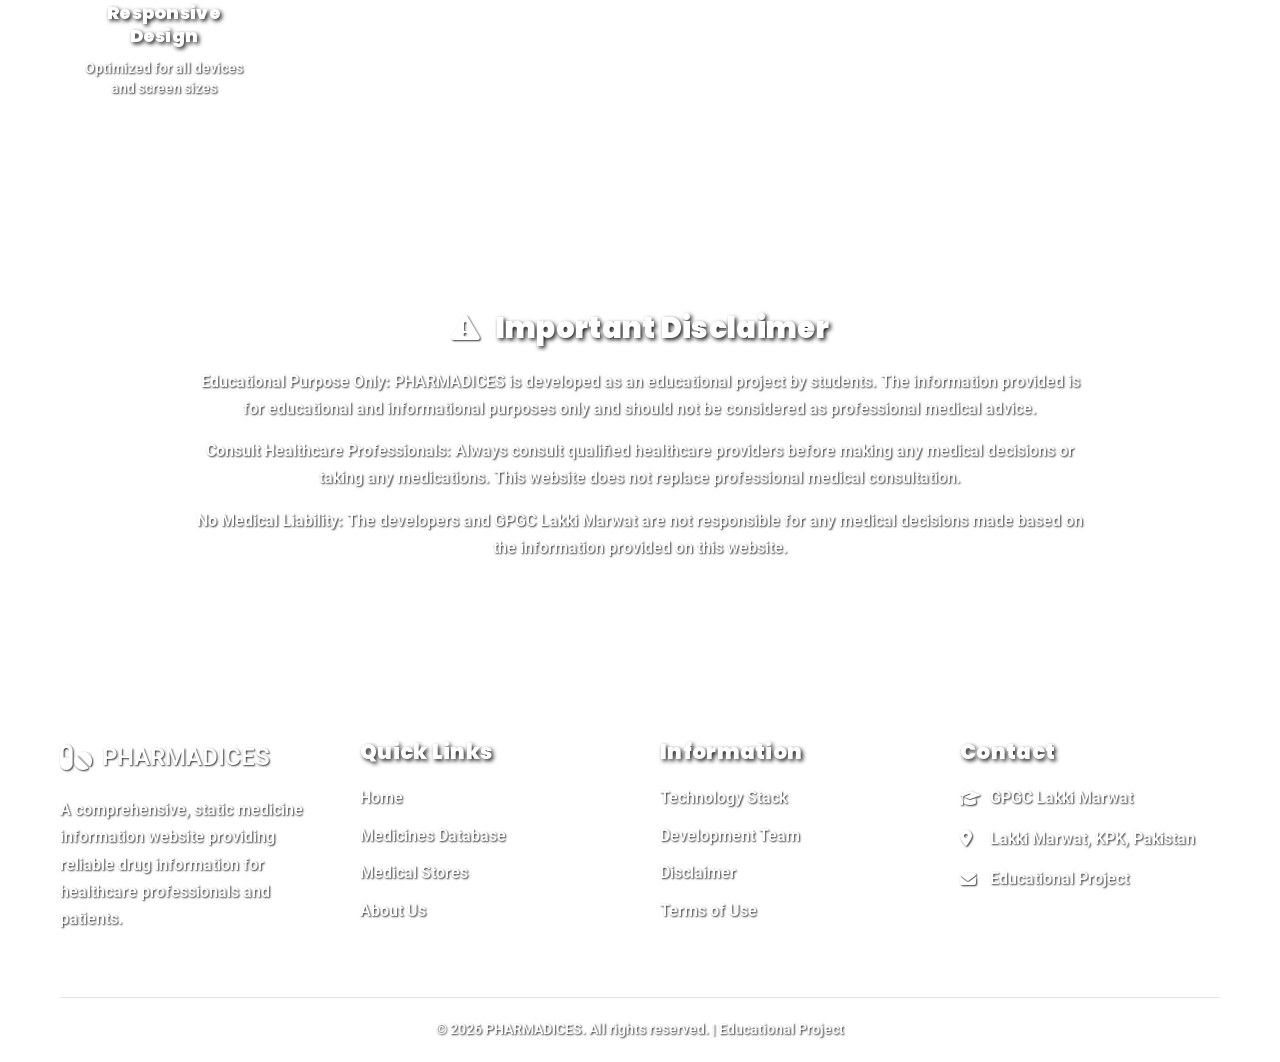
<file: our-team.html>
<!DOCTYPE html>
<html lang="en">
<head>
    <meta charset="UTF-8">
    <meta name="viewport" content="width=device-width, initial-scale=1.0">
    <title>About Us | PHARMADICES</title>
    <link rel="stylesheet" href="assets/css/base.css">
    <link rel="stylesheet" href="assets/css/theme-core.css">
    <link rel="stylesheet" href="assets/css/team-page.css">
    <link rel="stylesheet" href="https://cdnjs.cloudflare.com/ajax/libs/font-awesome/6.4.0/css/all.min.css">
    <link href="https://fonts.googleapis.com/css2?family=Poppins:wght@300;400;500;600;700&family=Roboto:wght@300;400;500&display=swap" rel="stylesheet">
    <link rel="icon" type="image/x-icon" href="assets/images/logo.png">
</head>
<body>
    <!-- Navigation -->
    <nav class="navbar">
        <div class="container nav-container">
            <a href="index.html" class="logo">
                <i class="fas fa-pills"></i>
                <span>PHARMADICES</span>
            </a>
            
            <ul class="nav-menu">
                <li><a href="index.html"><i class="fas fa-home"></i> Home</a></li>
                <li><a href="drug-database.html"><i class="fas fa-capsules"></i> Medicines</a></li>
                <li><a href="pharmacy-locator.html"><i class="fas fa-map-marker-alt"></i> Medical Stores</a></li>
                <li><a href="health-tracker.html"><i class="fas fa-tachometer-alt"></i> Dashboard</a></li>
                <li><a href="our-team.html" class="active"><i class="fas fa-info-circle"></i> About</a></li>
            </ul>
            
            <div class="hamburger">
                <span></span>
                <span></span>
                <span></span>
            </div>
        </div>
    </nav>

    <!-- About Header -->
    <header class="page-header">
        <div class="container">
            <div class="page-header-content">
                <h1 class="page-title">About PHARMADICES</h1>
                <p class="page-subtitle">Learn about our mission, vision, and the dedicated team behind this educational project</p>
            </div>
        </div>
    </header>

    <!-- About Content -->
    <section class="about-section">
        <div class="container">
            <!-- Project Overview -->
            <div class="about-content">
                <div class="about-card">
                    <div class="about-icon">
                        <i class="fas fa-graduation-cap"></i>
                    </div>
                    <h2>Educational Project</h2>
                    <p>PHARMADICES is a comprehensive medicine information website developed as an educational project by students of Government Post Graduate College (GPGC) Lakki Marwat, KPK, Pakistan.</p>
                </div>

                <div class="about-card">
                    <div class="about-icon">
                        <i class="fas fa-target"></i>
                    </div>
                    <h2>Our Mission</h2>
                    <p>To provide accessible, reliable, and comprehensive medicine information to healthcare professionals, students, and patients, promoting better understanding of pharmaceutical knowledge.</p>
                </div>

                <div class="about-card">
                    <div class="about-icon">
                        <i class="fas fa-eye"></i>
                    </div>
                    <h2>Our Vision</h2>
                    <p>To become a trusted digital resource for medicine information, contributing to improved healthcare outcomes through education and awareness.</p>
                </div>
            </div>

            <!-- Features Overview -->
            <div class="features-overview">
                <h2 class="section-title">What We Offer</h2>
                <div class="features-grid">
                    <div class="feature-item">
                        <i class="fas fa-database"></i>
                        <h3>Comprehensive Database</h3>
                        <p>Over 1000+ medicines with detailed information including uses, dosage, side effects, and precautions.</p>
                    </div>
                    <div class="feature-item">
                        <i class="fas fa-search"></i>
                        <h3>Advanced Search</h3>
                        <p>Powerful search functionality to find medicines by name, brand, generic name, or medical condition.</p>
                    </div>
                    <div class="feature-item">
                        <i class="fas fa-map-marker-alt"></i>
                        <h3>Store Locator</h3>
                        <p>Interactive map to locate medical stores and pharmacies across Pakistan, especially in Lakki Marwat.</p>
                    </div>
                    <div class="feature-item">
                        <i class="fas fa-mobile-alt"></i>
                        <h3>Mobile Responsive</h3>
                        <p>Fully responsive design that works perfectly on all devices including smartphones and tablets.</p>
                    </div>
                </div>
            </div>
        </div>
    </section>

    <!-- Developer Team Section -->
    <section class="team-section">
        <div class="container">
            <h2 class="section-title">Meet Our Development Team</h2>
            <p class="section-subtitle">Dedicated students from GPGC Lakki Marwat who brought this project to life</p>
            
            <div class="developers-grid">
                <div class="developer-card">
                    <div class="developer-img">
                        <img src="assets/images/developers/atif.jpg" alt="Atif" onerror="this.src='assets/images/placeholder-avatar.png'">
                    </div>
                    <div class="developer-info">
                        <h4>Atif</h4>
                        <p class="developer-role">Lead Developer</p>
                        <p class="developer-description">Student of GPGC Lakki Marwat specializing in web development and database management.</p>
                        <div class="developer-skills">
                            <span class="skill-tag">HTML/CSS</span>
                            <span class="skill-tag">JavaScript</span>
                            <span class="skill-tag">Database Design</span>
                        </div>
                    </div>
                </div>
                
                <div class="developer-card">
                    <div class="developer-img">
                        <img src="assets/images/developers/hasnain.jpg" alt="Hasnain" onerror="this.src='assets/images/placeholder-avatar.png'">
                    </div>
                    <div class="developer-info">
                        <h4>Hasnain</h4>
                        <p class="developer-role">Frontend Developer</p>
                        <p class="developer-description">Student of GPGC Lakki Marwat focused on user interface design and user experience.</p>
                        <div class="developer-skills">
                            <span class="skill-tag">UI/UX Design</span>
                            <span class="skill-tag">Responsive Design</span>
                            <span class="skill-tag">CSS Animations</span>
                        </div>
                    </div>
                </div>
                
                <div class="developer-card">
                    <div class="developer-img">
                        <img src="assets/images/developers/abid.jpg" alt="ABID" onerror="this.src='assets/images/placeholder-avatar.png'">
                    </div>
                    <div class="developer-info">
                        <h4>ABID</h4>
                        <p class="developer-role">Backend Developer</p>
                        <p class="developer-description">Student of GPGC Lakki Marwat specializing in data management and system architecture.</p>
                        <div class="developer-skills">
                            <span class="skill-tag">Data Management</span>
                            <span class="skill-tag">API Integration</span>
                            <span class="skill-tag">System Design</span>
                        </div>
                    </div>
                </div>
            </div>
        </div>
    </section>

    <!-- College Information -->
    <section class="college-section">
        <div class="container">
            <div class="college-info">
                <div class="college-content">
                    <h2>Government Post Graduate College Lakki Marwat</h2>
                    <p>GPGC Lakki Marwat is a prestigious educational institution in Khyber Pakhtunkhwa, Pakistan, known for its commitment to quality education and student development. The college encourages students to engage in practical projects that contribute to society.</p>
                    
                    <div class="college-stats">
                        <div class="stat-item">
                            <i class="fas fa-university"></i>
                            <h3>Established Institution</h3>
                            <p>Serving the educational needs of Lakki Marwat district</p>
                        </div>
                        <div class="stat-item">
                            <i class="fas fa-users"></i>
                            <h3>Dedicated Faculty</h3>
                            <p>Experienced teachers guiding student projects</p>
                        </div>
                        <div class="stat-item">
                            <i class="fas fa-lightbulb"></i>
                            <h3>Innovation Focus</h3>
                            <p>Encouraging practical learning and real-world applications</p>
                        </div>
                    </div>
                </div>
            </div>
        </div>
    </section>

    <!-- Technology Stack -->
    <section class="tech-section">
        <div class="container">
            <h2 class="section-title">Technology Stack</h2>
            <p class="section-subtitle">Built with modern web technologies for optimal performance</p>
            
            <div class="tech-grid">
                <div class="tech-item">
                    <i class="fab fa-html5"></i>
                    <h3>HTML5</h3>
                    <p>Semantic markup for better accessibility and SEO</p>
                </div>
                <div class="tech-item">
                    <i class="fab fa-css3-alt"></i>
                    <h3>CSS3</h3>
                    <p>Modern styling with animations and responsive design</p>
                </div>
                <div class="tech-item">
                    <i class="fab fa-js-square"></i>
                    <h3>JavaScript</h3>
                    <p>Interactive functionality and dynamic content</p>
                </div>
                <div class="tech-item">
                    <i class="fas fa-database"></i>
                    <h3>JSON Database</h3>
                    <p>Lightweight data storage for medicine information</p>
                </div>
                <div class="tech-item">
                    <i class="fas fa-map"></i>
                    <h3>Google Maps API</h3>
                    <p>Interactive maps for medical store locations</p>
                </div>
                <div class="tech-item">
                    <i class="fas fa-mobile-alt"></i>
                    <h3>Responsive Design</h3>
                    <p>Optimized for all devices and screen sizes</p>
                </div>
            </div>
        </div>
    </section>

    <!-- Disclaimer -->
    <section class="disclaimer-section">
        <div class="container">
            <div class="disclaimer-content">
                <h2><i class="fas fa-exclamation-triangle"></i> Important Disclaimer</h2>
                <p><strong>Educational Purpose Only:</strong> PHARMADICES is developed as an educational project by students. The information provided is for educational and informational purposes only and should not be considered as professional medical advice.</p>
                <p><strong>Consult Healthcare Professionals:</strong> Always consult qualified healthcare providers before making any medical decisions or taking any medications. This website does not replace professional medical consultation.</p>
                <p><strong>No Medical Liability:</strong> The developers and GPGC Lakki Marwat are not responsible for any medical decisions made based on the information provided on this website.</p>
            </div>
        </div>
    </section>

    <!-- Footer -->
    <footer class="footer">
        <div class="container">
            <div class="footer-grid">
                <div class="footer-col">
                    <div class="footer-logo">
                        <i class="fas fa-pills"></i>
                        <span>PHARMADICES</span>
                    </div>
                    <p class="footer-description">A comprehensive, static medicine information website providing reliable drug information for healthcare professionals and patients.</p>
                </div>
                
                <div class="footer-col">
                    <h3>Quick Links</h3>
                    <ul class="footer-links">
                        <li><a href="index.html">Home</a></li>
                        <li><a href="drug-database.html">Medicines Database</a></li>
                        <li><a href="pharmacy-locator.html">Medical Stores</a></li>
                        <li><a href="our-team.html">About Us</a></li>
                    </ul>
                </div>
                
                <div class="footer-col">
                    <h3>Information</h3>
                    <ul class="footer-links">
                        <li><a href="#tech-section">Technology Stack</a></li>
                        <li><a href="#team-section">Development Team</a></li>
                        <li><a href="#disclaimer-section">Disclaimer</a></li>
                        <li><a href="terms-info.html">Terms of Use</a></li>
                    </ul>
                </div>
                
                <div class="footer-col">
                    <h3>Contact</h3>
                    <p><i class="fas fa-graduation-cap"></i> GPGC Lakki Marwat</p>
                    <p><i class="fas fa-map-marker-alt"></i> Lakki Marwat, KPK, Pakistan</p>
                    <p><i class="fas fa-envelope"></i> Educational Project</p>
                </div>
            </div>
            
            <div class="footer-bottom">
                <p>&copy; <span class="current-year">2023</span> PHARMADICES. All rights reserved. | Educational Project</p>
            </div>
        </div>
    </footer>

    <script src="assets/js/app.js"></script>
</body>
</html>
</file>
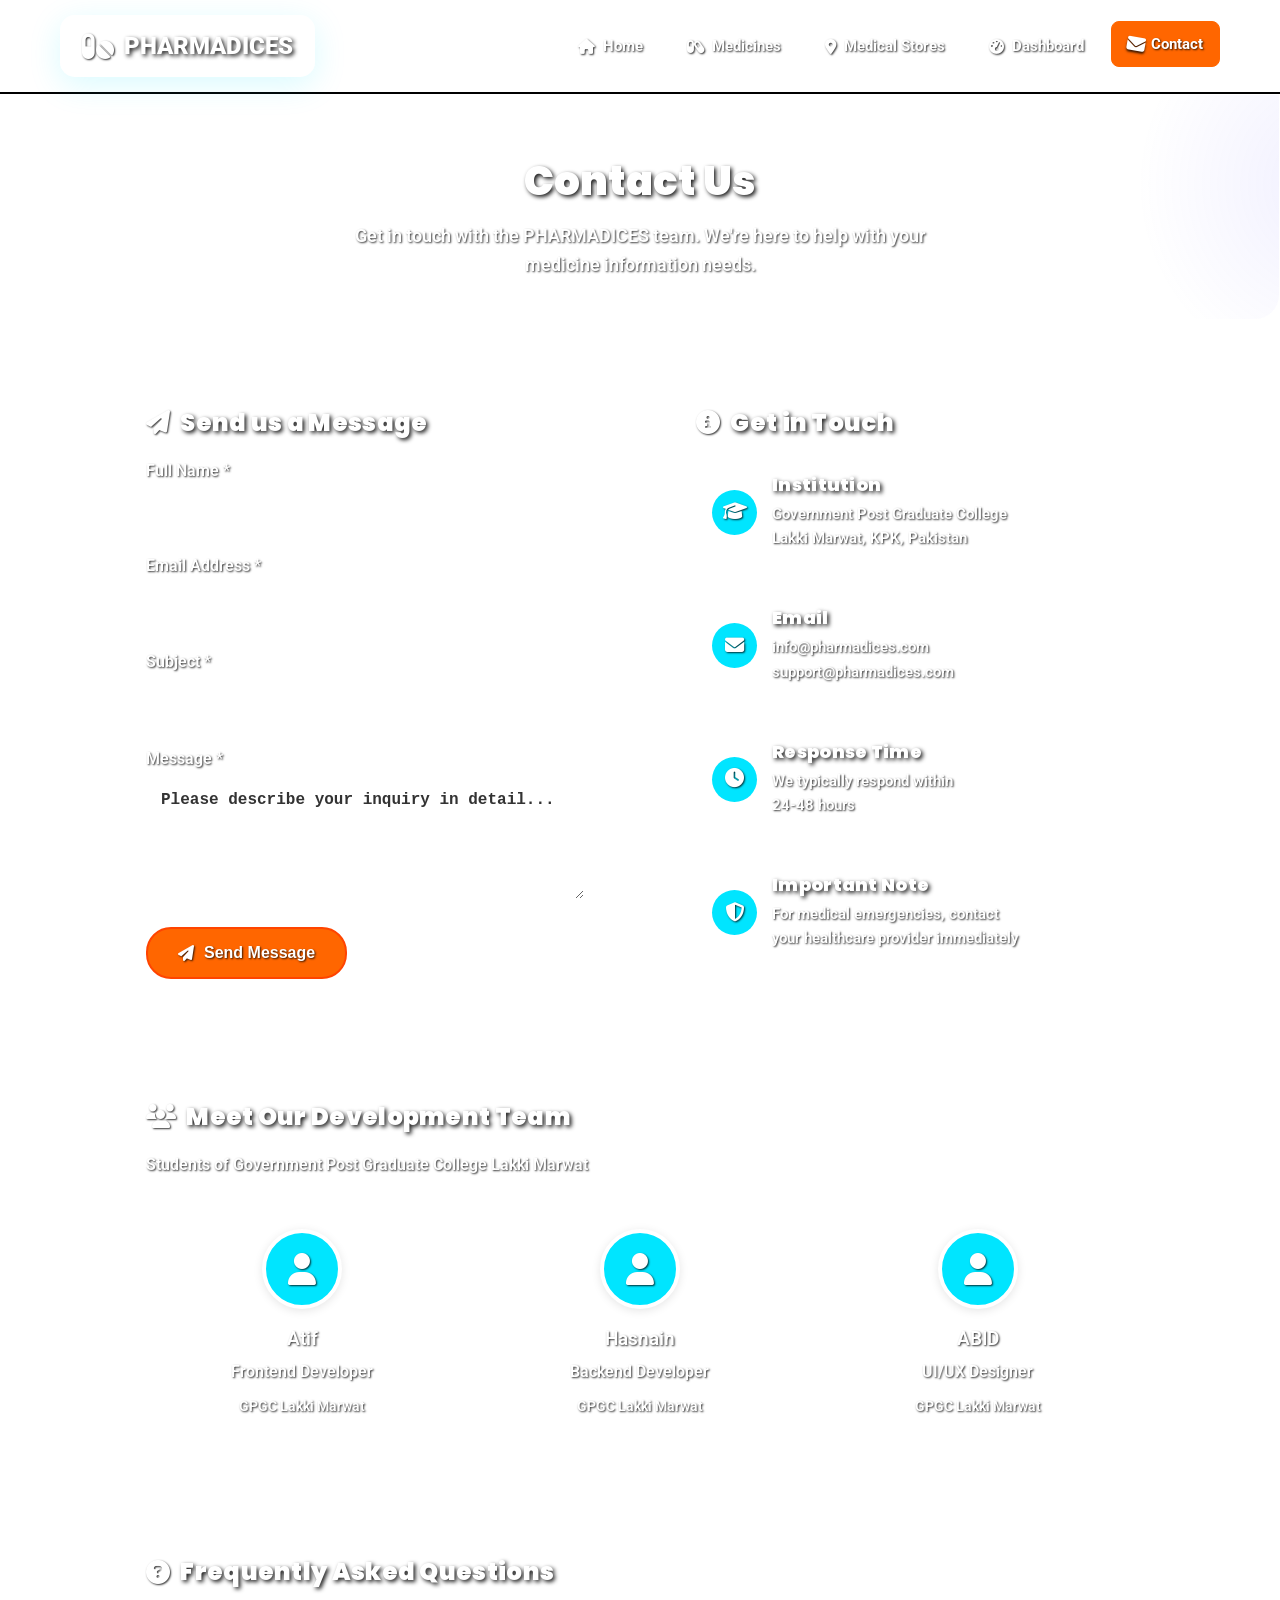
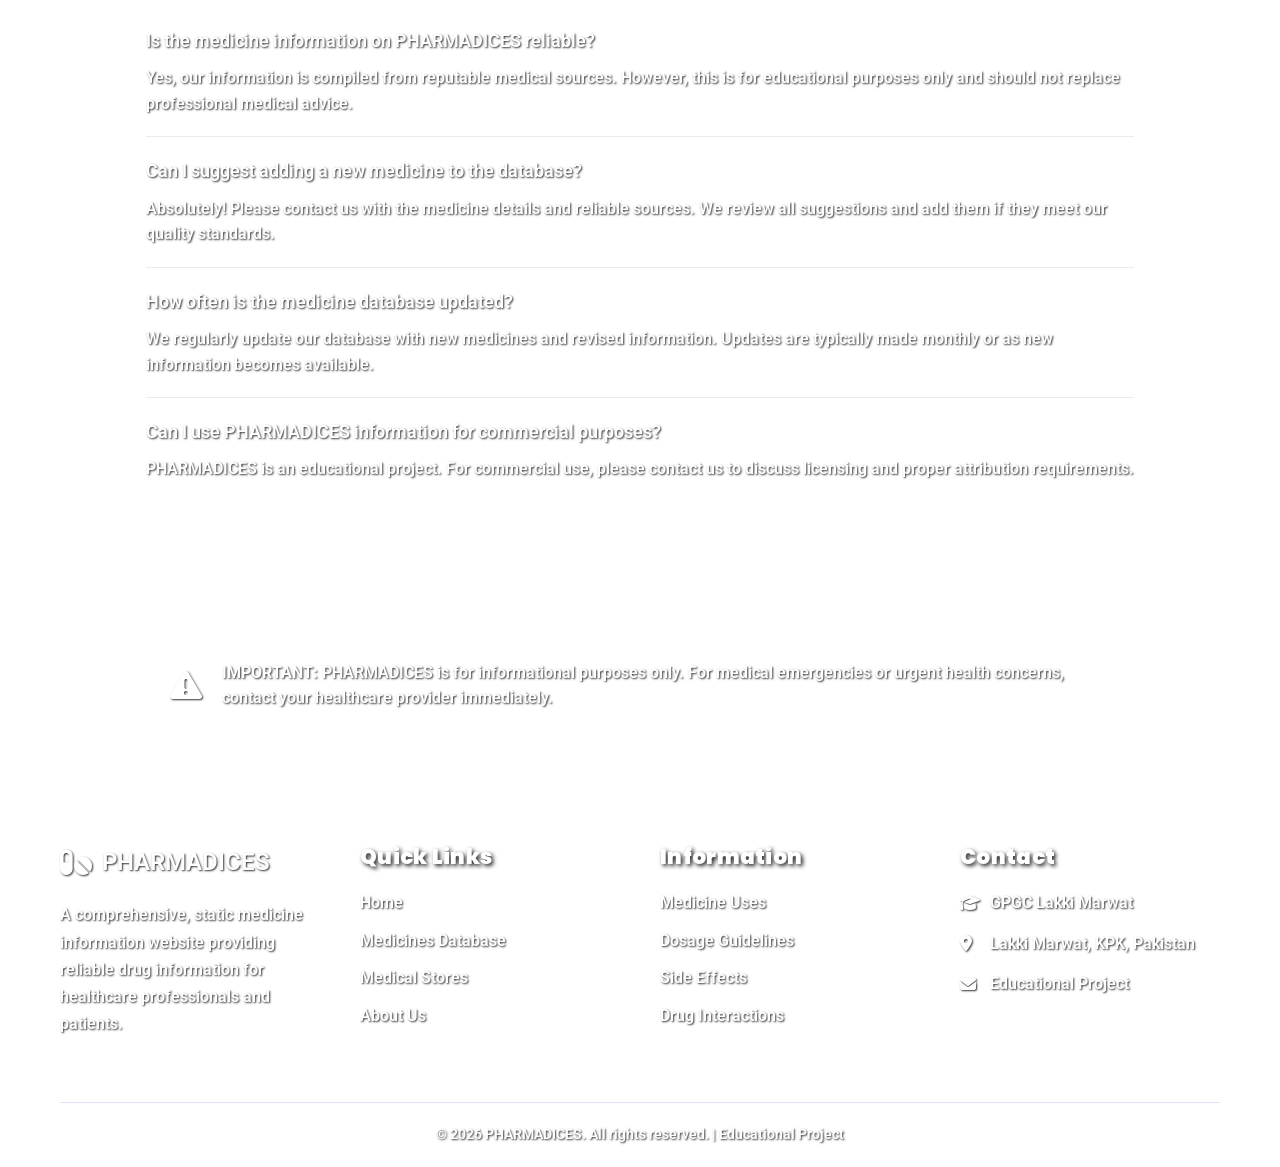
<file: reach-us.html>
<!DOCTYPE html>
<html lang="en">
<head>
    <meta charset="UTF-8">
    <meta name="viewport" content="width=device-width, initial-scale=1.0">
    <title>Contact Us | PHARMADICES</title>
    <link rel="stylesheet" href="assets/css/base.css">
    <link rel="stylesheet" href="assets/css/theme-core.css">
    <link rel="stylesheet" href="https://cdnjs.cloudflare.com/ajax/libs/font-awesome/6.4.0/css/all.min.css">
    <link href="https://fonts.googleapis.com/css2?family=Poppins:wght@300;400;500;600;700&family=Roboto:wght@300;400;500&display=swap" rel="stylesheet">
    <link rel="icon" type="image/x-icon" href="assets/images/logo.png">
    <style>
        /* Contact Page Styles */
        .contact-hero {
            background: linear-gradient(135deg, #1a73e8 0%, #0d47a1 100%);
            color: white;
            padding: 60px 0 40px;
            text-align: center;
        }
        
        .contact-hero h1 {
            font-size: 2.5rem;
            margin-bottom: 15px;
            font-weight: 700;
        }
        
        .contact-hero p {
            font-size: 1.1rem;
            opacity: 0.95;
            max-width: 600px;
            margin: 0 auto;
            line-height: 1.6;
        }
        
        .contact-main {
            padding: 50px 0;
            background: #f5f7fa;
        }
        
        .contact-container {
            max-width: 1100px;
            margin: 0 auto;
            padding: 0 20px;
        }
        
        .contact-grid {
            display: grid;
            grid-template-columns: 1fr 1fr;
            gap: 40px;
            margin-bottom: 50px;
        }
        
        .contact-form-card, .contact-info-card {
            background: white;
            border-radius: 12px;
            padding: 35px;
            box-shadow: 0 2px 15px rgba(0, 0, 0, 0.08);
        }
        
        .card-title {
            font-size: 1.5rem;
            color: #202124;
            margin-bottom: 20px;
            display: flex;
            align-items: center;
            gap: 10px;
        }
        
        .form-group {
            margin-bottom: 20px;
        }
        
        .form-group label {
            display: block;
            margin-bottom: 8px;
            font-weight: 500;
            color: #202124;
        }
        
        .form-group input,
        .form-group textarea,
        .form-group select {
            width: 100%;
            padding: 12px 15px;
            border: 2px solid #e8eaed;
            border-radius: 8px;
            font-size: 1rem;
            transition: all 0.3s ease;
            background: #fafbfc;
        }
        
        .form-group input:focus,
        .form-group textarea:focus,
        .form-group select:focus {
            outline: none;
            border-color: var(--primary-color);
            box-shadow: 0 0 0 3px rgba(26, 115, 232, 0.1);
            background: white;
        }
        
        .form-group textarea {
            resize: vertical;
            min-height: 120px;
        }
        
        .submit-btn {
            background: linear-gradient(135deg, var(--primary-color) 0%, var(--primary-dark) 100%);
            color: white;
            border: none;
            padding: 15px 30px;
            border-radius: 8px;
            font-size: 1rem;
            font-weight: 500;
            cursor: pointer;
            transition: all 0.3s ease;
            display: flex;
            align-items: center;
            gap: 10px;
        }
        
        .submit-btn:hover {
            transform: translateY(-2px);
            box-shadow: 0 5px 15px rgba(26, 115, 232, 0.3);
        }
        
        .contact-info {
            display: flex;
            flex-direction: column;
            gap: 25px;
        }
        
        .info-item {
            display: flex;
            align-items: center;
            gap: 15px;
            padding: 15px;
            background: #f8f9fa;
            border-radius: 8px;
            border-left: 4px solid var(--primary-color);
        }
        
        .info-icon {
            width: 45px;
            height: 45px;
            background: var(--primary-color);
            color: white;
            border-radius: 50%;
            display: flex;
            align-items: center;
            justify-content: center;
            font-size: 1.2rem;
        }
        
        .info-content h4 {
            margin: 0 0 5px 0;
            color: #202124;
            font-size: 1.1rem;
        }
        
        .info-content p {
            margin: 0;
            color: #5f6368;
            font-size: 0.95rem;
        }
        
        .team-section {
            background: white;
            border-radius: 12px;
            padding: 35px;
            box-shadow: 0 2px 15px rgba(0, 0, 0, 0.08);
        }
        
        .team-grid {
            display: grid;
            grid-template-columns: repeat(auto-fit, minmax(250px, 1fr));
            gap: 25px;
            margin-top: 25px;
        }
        
        .team-member {
            text-align: center;
            padding: 25px;
            background: #f8f9fa;
            border-radius: 10px;
            transition: transform 0.3s ease;
        }
        
        .team-member:hover {
            transform: translateY(-5px);
            box-shadow: 0 5px 20px rgba(0, 0, 0, 0.1);
        }
        
        .member-avatar {
            width: 80px;
            height: 80px;
            border-radius: 50%;
            margin: 0 auto 15px;
            background: var(--primary-color);
            display: flex;
            align-items: center;
            justify-content: center;
            color: white;
            font-size: 2rem;
            border: 4px solid white;
            box-shadow: 0 2px 10px rgba(0, 0, 0, 0.1);
        }
        
        .member-name {
            font-size: 1.2rem;
            font-weight: 600;
            color: #202124;
            margin-bottom: 5px;
        }
        
        .member-role {
            color: var(--primary-color);
            font-weight: 500;
            margin-bottom: 10px;
        }
        
        .member-college {
            color: #5f6368;
            font-size: 0.9rem;
        }
        
        .faq-section {
            margin-top: 40px;
            background: white;
            border-radius: 12px;
            padding: 35px;
            box-shadow: 0 2px 15px rgba(0, 0, 0, 0.08);
        }
        
        .faq-item {
            border-bottom: 1px solid #e8eaed;
            padding: 20px 0;
        }
        
        .faq-item:last-child {
            border-bottom: none;
        }
        
        .faq-question {
            font-weight: 600;
            color: #202124;
            margin-bottom: 10px;
            font-size: 1.1rem;
        }
        
        .faq-answer {
            color: #5f6368;
            line-height: 1.6;
            margin: 0;
        }
        
        /* Responsive Design */
        @media (max-width: 768px) {
            .contact-hero h1 {
                font-size: 2rem;
            }
            
            .contact-grid {
                grid-template-columns: 1fr;
                gap: 30px;
            }
            
            .contact-form-card, .contact-info-card, .team-section, .faq-section {
                padding: 25px 20px;
            }
            
            .team-grid {
                grid-template-columns: 1fr;
            }
        }
        
        @media (max-width: 576px) {
            .contact-hero {
                padding: 40px 0 30px;
            }
            
            .contact-hero h1 {
                font-size: 1.8rem;
            }
            
            .contact-main {
                padding: 30px 0;
            }
        }
    </style>
</head>
<body>
    <!-- Navigation -->
    <nav class="navbar">
        <div class="container nav-container">
            <a href="index.html" class="logo">
                <i class="fas fa-pills"></i>
                <span>PHARMADICES</span>
            </a>
            
            <ul class="nav-menu">
                <li><a href="index.html"><i class="fas fa-home"></i> Home</a></li>
                <li><a href="drug-database.html"><i class="fas fa-capsules"></i> Medicines</a></li>
                <li><a href="pharmacy-locator.html"><i class="fas fa-map-marker-alt"></i> Medical Stores</a></li>
                <li><a href="health-tracker.html"><i class="fas fa-tachometer-alt"></i> Dashboard</a></li>
                <li><a href="reach-us.html" class="active"><i class="fas fa-envelope"></i> Contact</a></li>
            </ul>
            
            <div class="hamburger">
                <span></span>
                <span></span>
                <span></span>
            </div>
        </div>
    </nav>

    <!-- Contact Hero -->
    <header class="contact-hero">
        <div class="container">
            <h1>Contact Us</h1>
            <p>Get in touch with the PHARMADICES team. We're here to help with your medicine information needs.</p>
        </div>
    </header>

    <!-- Main Content -->
    <main class="contact-main">
        <div class="contact-container">
            <!-- Contact Form & Info -->
            <div class="contact-grid">
                <!-- Contact Form -->
                <div class="contact-form-card">
                    <h2 class="card-title">
                        <i class="fas fa-paper-plane"></i>
                        Send us a Message
                    </h2>
                    
                    <form id="contact-form">
                        <div class="form-group">
                            <label for="name">Full Name *</label>
                            <input type="text" id="name" name="name" required>
                        </div>
                        
                        <div class="form-group">
                            <label for="email">Email Address *</label>
                            <input type="email" id="email" name="email" required>
                        </div>
                        
                        <div class="form-group">
                            <label for="subject">Subject *</label>
                            <select id="subject" name="subject" required>
                                <option value="">Select a subject</option>
                                <option value="medicine-info">Medicine Information</option>
                                <option value="website-feedback">Website Feedback</option>
                                <option value="technical-issue">Technical Issue</option>
                                <option value="collaboration">Collaboration</option>
                                <option value="other">Other</option>
                            </select>
                        </div>
                        
                        <div class="form-group">
                            <label for="message">Message *</label>
                            <textarea id="message" name="message" placeholder="Please describe your inquiry in detail..." required></textarea>
                        </div>
                        
                        <button type="submit" class="submit-btn">
                            <i class="fas fa-paper-plane"></i>
                            Send Message
                        </button>
                    </form>
                </div>
                
                <!-- Contact Info -->
                <div class="contact-info-card">
                    <h2 class="card-title">
                        <i class="fas fa-info-circle"></i>
                        Get in Touch
                    </h2>
                    
                    <div class="contact-info">
                        <div class="info-item">
                            <div class="info-icon">
                                <i class="fas fa-graduation-cap"></i>
                            </div>
                            <div class="info-content">
                                <h4>Institution</h4>
                                <p>Government Post Graduate College<br>Lakki Marwat, KPK, Pakistan</p>
                            </div>
                        </div>
                        
                        <div class="info-item">
                            <div class="info-icon">
                                <i class="fas fa-envelope"></i>
                            </div>
                            <div class="info-content">
                                <h4>Email</h4>
                                <p>info@pharmadices.com<br>support@pharmadices.com</p>
                            </div>
                        </div>
                        
                        <div class="info-item">
                            <div class="info-icon">
                                <i class="fas fa-clock"></i>
                            </div>
                            <div class="info-content">
                                <h4>Response Time</h4>
                                <p>We typically respond within<br>24-48 hours</p>
                            </div>
                        </div>
                        
                        <div class="info-item">
                            <div class="info-icon">
                                <i class="fas fa-shield-alt"></i>
                            </div>
                            <div class="info-content">
                                <h4>Important Note</h4>
                                <p>For medical emergencies, contact<br>your healthcare provider immediately</p>
                            </div>
                        </div>
                    </div>
                </div>
            </div>
            
            <!-- Team Section -->
            <div class="team-section">
                <h2 class="card-title">
                    <i class="fas fa-users"></i>
                    Meet Our Development Team
                </h2>
                <p style="color: #5f6368; margin-bottom: 0;">Students of Government Post Graduate College Lakki Marwat</p>
                
                <div class="team-grid">
                    <div class="team-member">
                        <div class="member-avatar">
                            <i class="fas fa-user"></i>
                        </div>
                        <div class="member-name">Atif</div>
                        <div class="member-role">Frontend Developer</div>
                        <div class="member-college">GPGC Lakki Marwat</div>
                    </div>
                    
                    <div class="team-member">
                        <div class="member-avatar">
                            <i class="fas fa-user"></i>
                        </div>
                        <div class="member-name">Hasnain</div>
                        <div class="member-role">Backend Developer</div>
                        <div class="member-college">GPGC Lakki Marwat</div>
                    </div>
                    
                    <div class="team-member">
                        <div class="member-avatar">
                            <i class="fas fa-user"></i>
                        </div>
                        <div class="member-name">ABID</div>
                        <div class="member-role">UI/UX Designer</div>
                        <div class="member-college">GPGC Lakki Marwat</div>
                    </div>
                </div>
            </div>
            
            <!-- FAQ Section -->
            <div class="faq-section">
                <h2 class="card-title">
                    <i class="fas fa-question-circle"></i>
                    Frequently Asked Questions
                </h2>
                
                <div class="faq-item">
                    <div class="faq-question">Is the medicine information on PHARMADICES reliable?</div>
                    <div class="faq-answer">Yes, our information is compiled from reputable medical sources. However, this is for educational purposes only and should not replace professional medical advice.</div>
                </div>
                
                <div class="faq-item">
                    <div class="faq-question">Can I suggest adding a new medicine to the database?</div>
                    <div class="faq-answer">Absolutely! Please contact us with the medicine details and reliable sources. We review all suggestions and add them if they meet our quality standards.</div>
                </div>
                
                <div class="faq-item">
                    <div class="faq-question">How often is the medicine database updated?</div>
                    <div class="faq-answer">We regularly update our database with new medicines and revised information. Updates are typically made monthly or as new information becomes available.</div>
                </div>
                
                <div class="faq-item">
                    <div class="faq-question">Can I use PHARMADICES information for commercial purposes?</div>
                    <div class="faq-answer">PHARMADICES is an educational project. For commercial use, please contact us to discuss licensing and proper attribution requirements.</div>
                </div>
            </div>
        </div>
    </main>

    <!-- Warning Banner -->
    <section class="warning-banner">
        <div class="container">
            <div class="warning-content">
                <i class="fas fa-exclamation-triangle"></i>
                <p><strong>IMPORTANT:</strong> PHARMADICES is for informational purposes only. For medical emergencies or urgent health concerns, contact your healthcare provider immediately.</p>
            </div>
        </div>
    </section>

    <!-- Footer -->
    <footer class="footer">
        <div class="container">
            <div class="footer-grid">
                <div class="footer-col">
                    <div class="footer-logo">
                        <i class="fas fa-pills"></i>
                        <span>PHARMADICES</span>
                    </div>
                    <p class="footer-description">A comprehensive, static medicine information website providing reliable drug information for healthcare professionals and patients.</p>
                </div>
                
                <div class="footer-col">
                    <h3>Quick Links</h3>
                    <ul class="footer-links">
                        <li><a href="index.html">Home</a></li>
                        <li><a href="drug-database.html">Medicines Database</a></li>
                        <li><a href="pharmacy-locator.html">Medical Stores</a></li>
                        <li><a href="our-team.html">About Us</a></li>
                    </ul>
                </div>
                
                <div class="footer-col">
                    <h3>Information</h3>
                    <ul class="footer-links">
                        <li><a href="#">Medicine Uses</a></li>
                        <li><a href="#">Dosage Guidelines</a></li>
                        <li><a href="#">Side Effects</a></li>
                        <li><a href="#">Drug Interactions</a></li>
                    </ul>
                </div>
                
                <div class="footer-col">
                    <h3>Contact</h3>
                    <p><i class="fas fa-graduation-cap"></i> GPGC Lakki Marwat</p>
                    <p><i class="fas fa-map-marker-alt"></i> Lakki Marwat, KPK, Pakistan</p>
                    <p><i class="fas fa-envelope"></i> Educational Project</p>
                </div>
            </div>
            
            <div class="footer-bottom">
                <p>&copy; 2023 PHARMADICES. All rights reserved. | Educational Project</p>
            </div>
        </div>
    </footer>

    <script src="assets/js/app.js"></script>
    <script>
        // Contact form handling
        document.getElementById('contact-form').addEventListener('submit', function(e) {
            e.preventDefault();
            
            // Get form data
            const formData = new FormData(this);
            const data = Object.fromEntries(formData);
            
            // Simple validation
            if (!data.name || !data.email || !data.subject || !data.message) {
                alert('Please fill in all required fields.');
                return;
            }
            
            // Simulate form submission
            const submitBtn = this.querySelector('.submit-btn');
            const originalText = submitBtn.innerHTML;
            
            submitBtn.innerHTML = '<i class="fas fa-spinner fa-spin"></i> Sending...';
            submitBtn.disabled = true;
            
            setTimeout(() => {
                alert('Thank you for your message! We will get back to you within 24-48 hours.');
                this.reset();
                submitBtn.innerHTML = originalText;
                submitBtn.disabled = false;
            }, 2000);
        });
        
        // Update current year
        document.addEventListener('DOMContentLoaded', function() {
            const currentYear = new Date().getFullYear();
            document.querySelector('.current-year').textContent = currentYear;
        });
    </script>
</body>
</html>
</file>
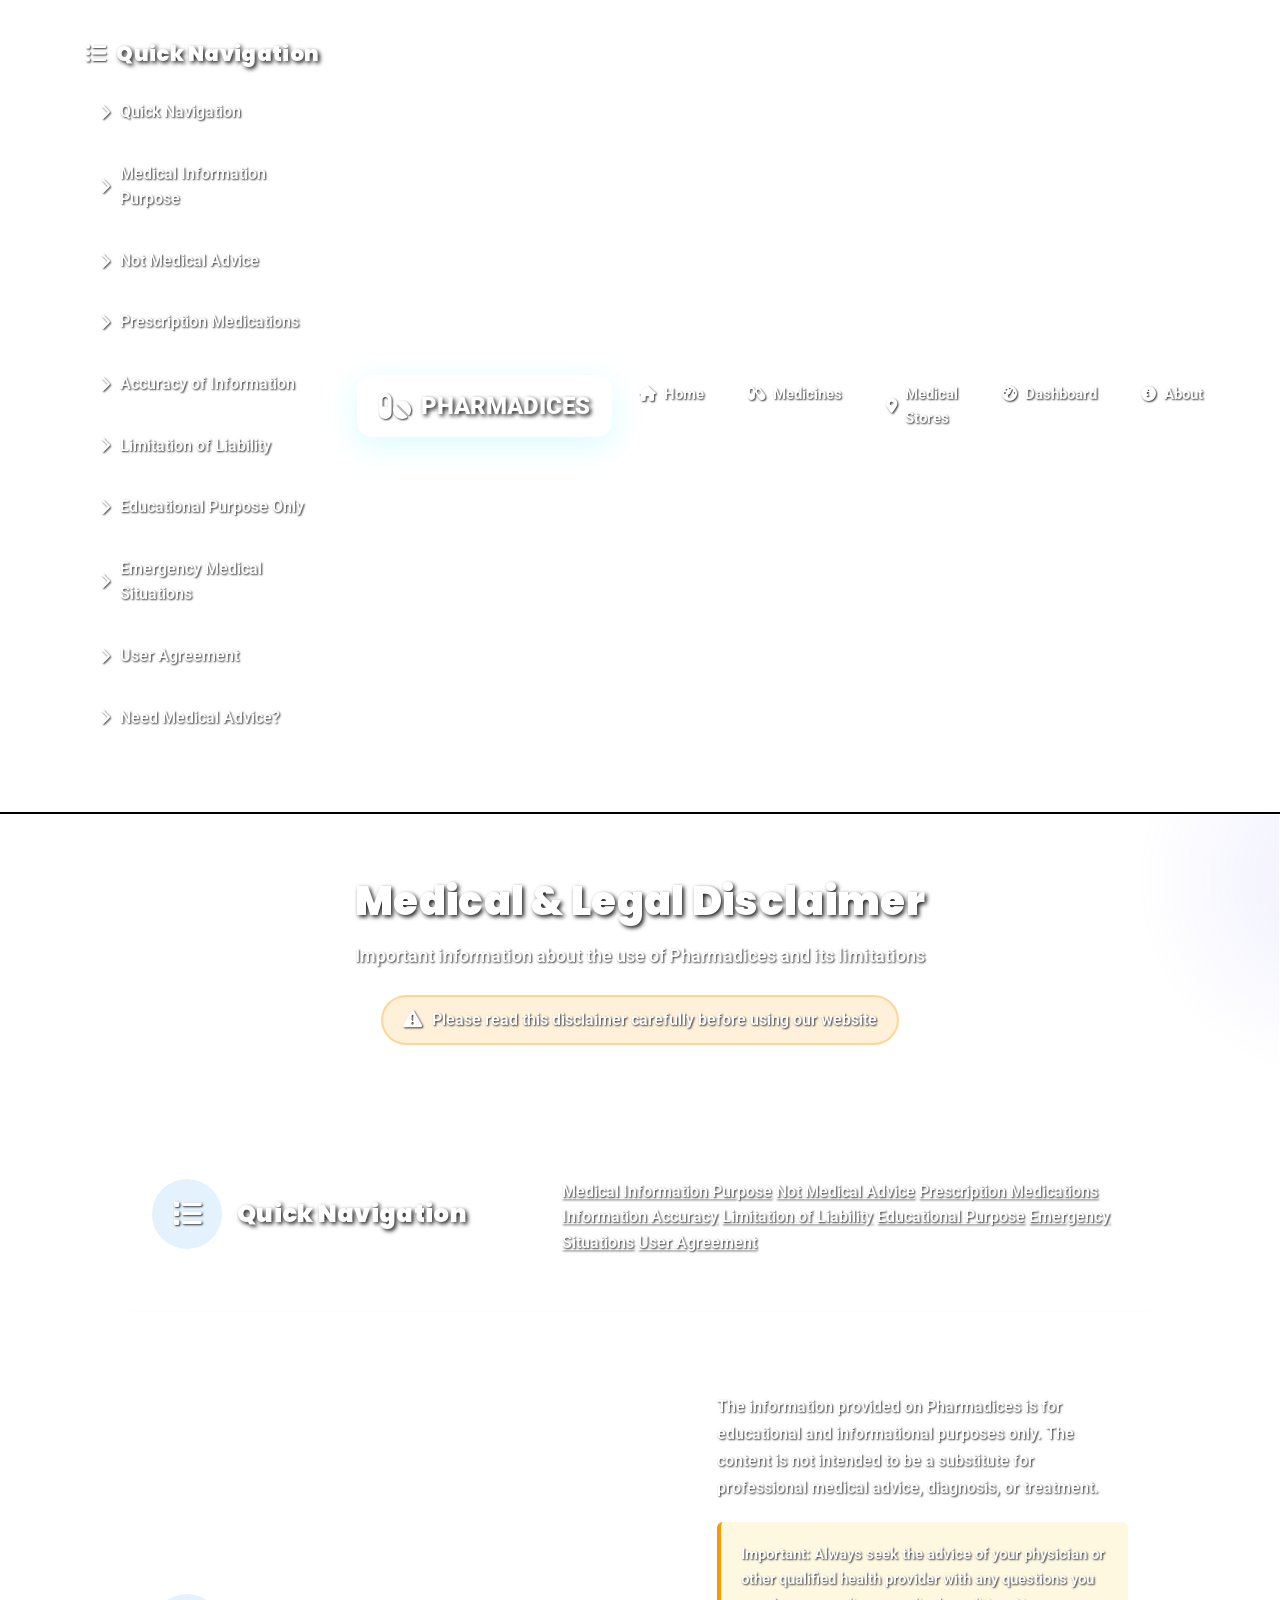
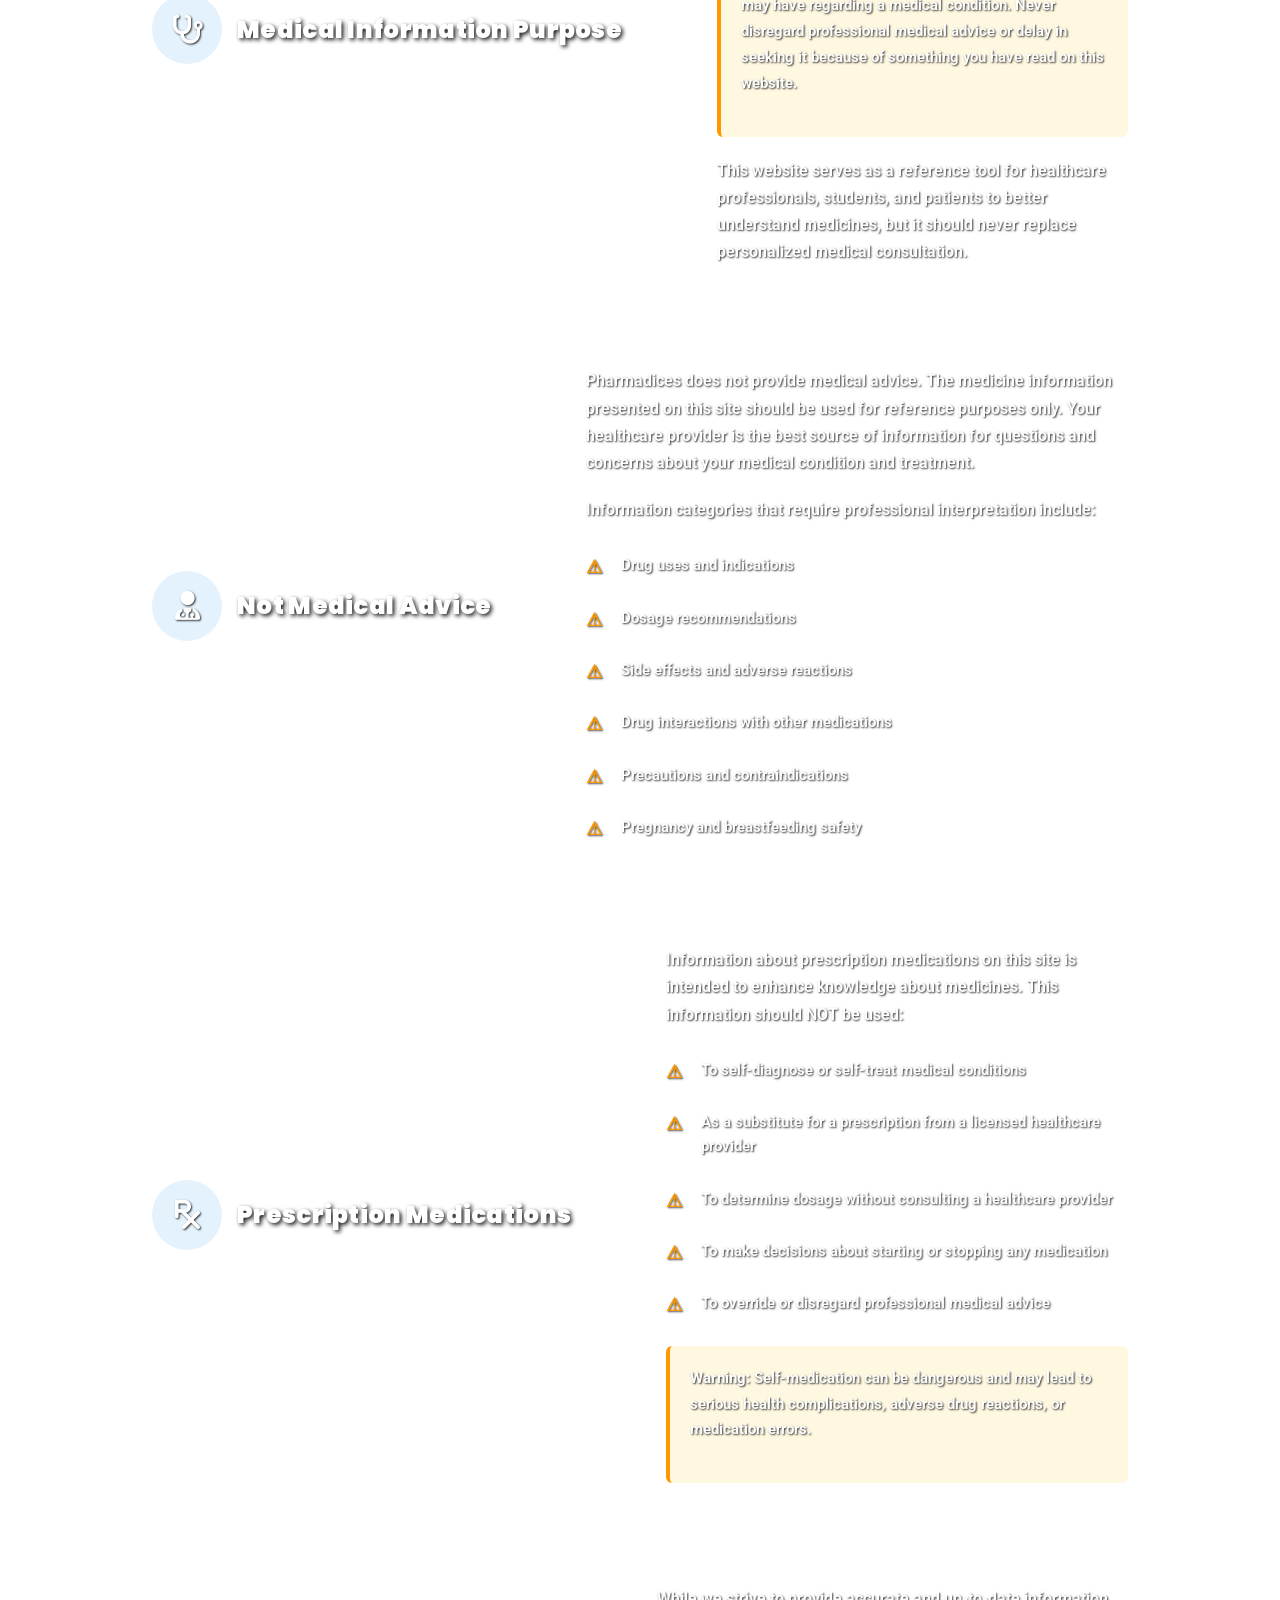
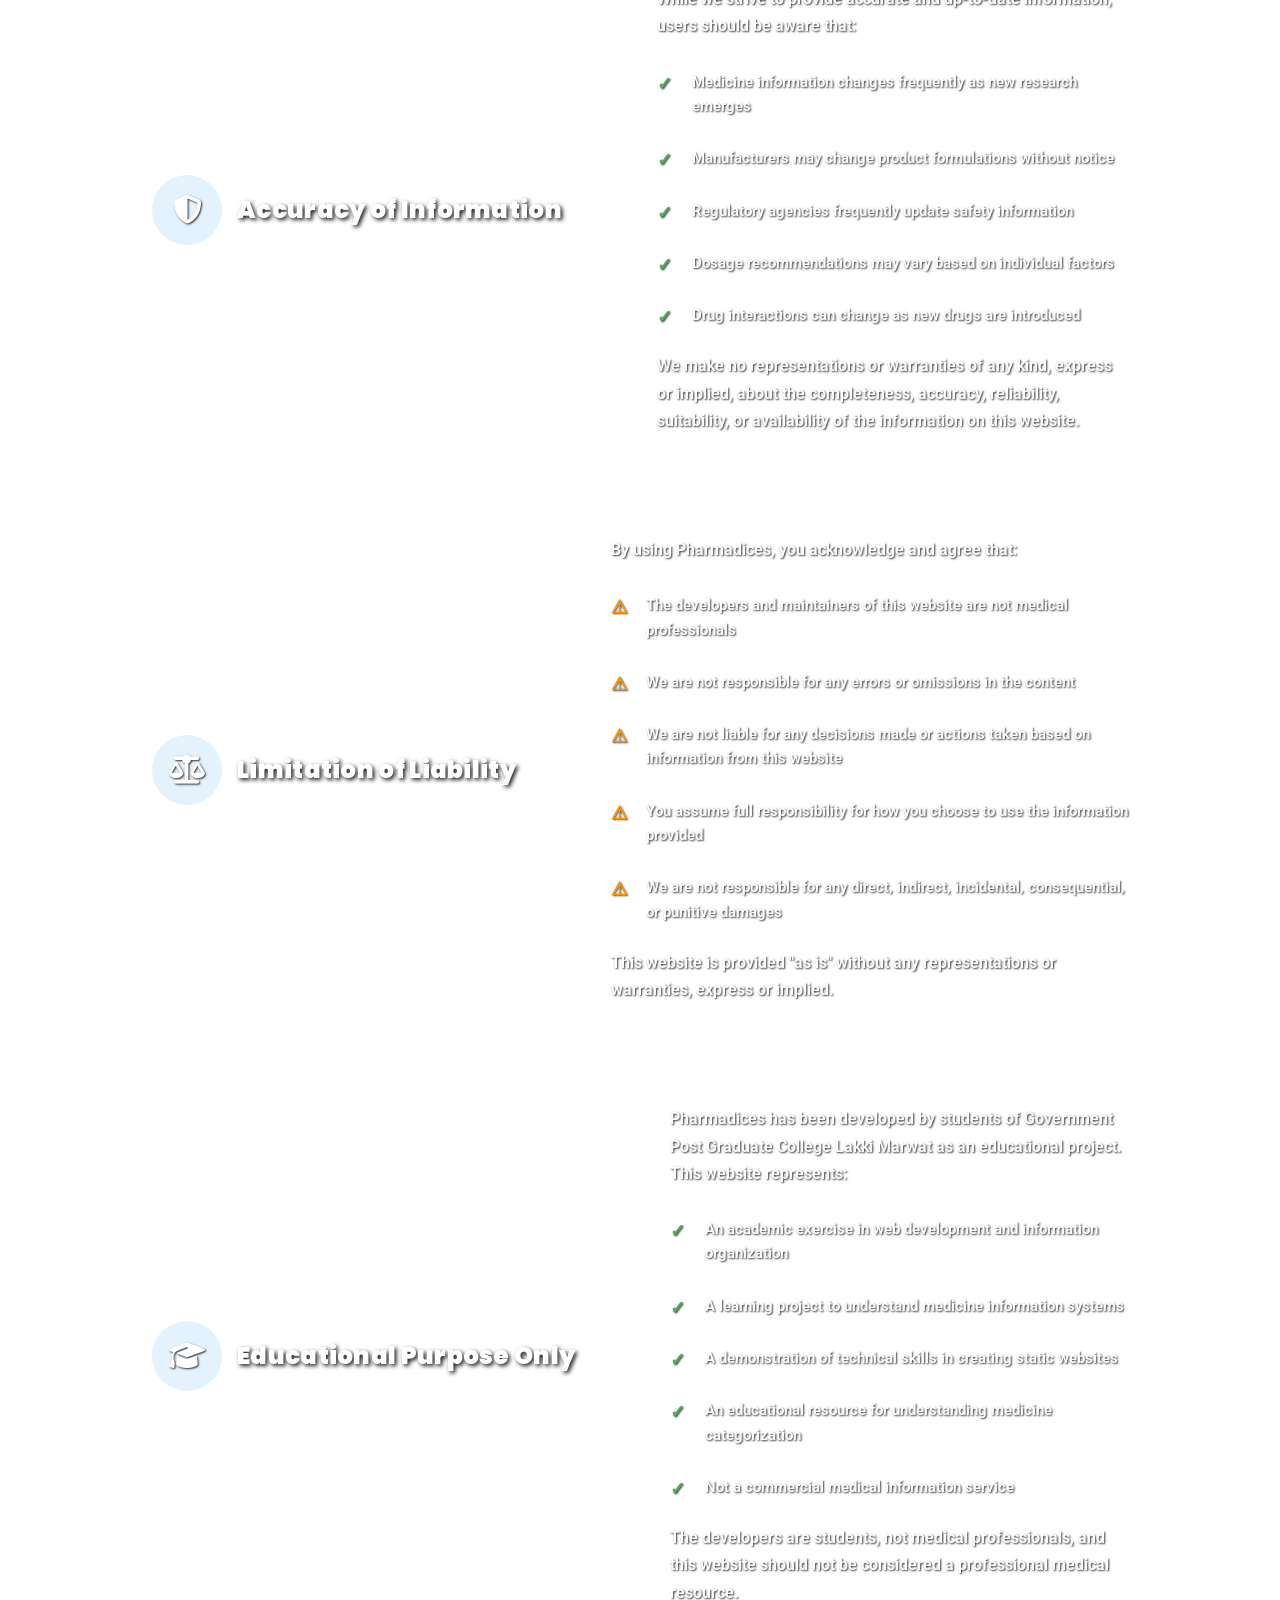
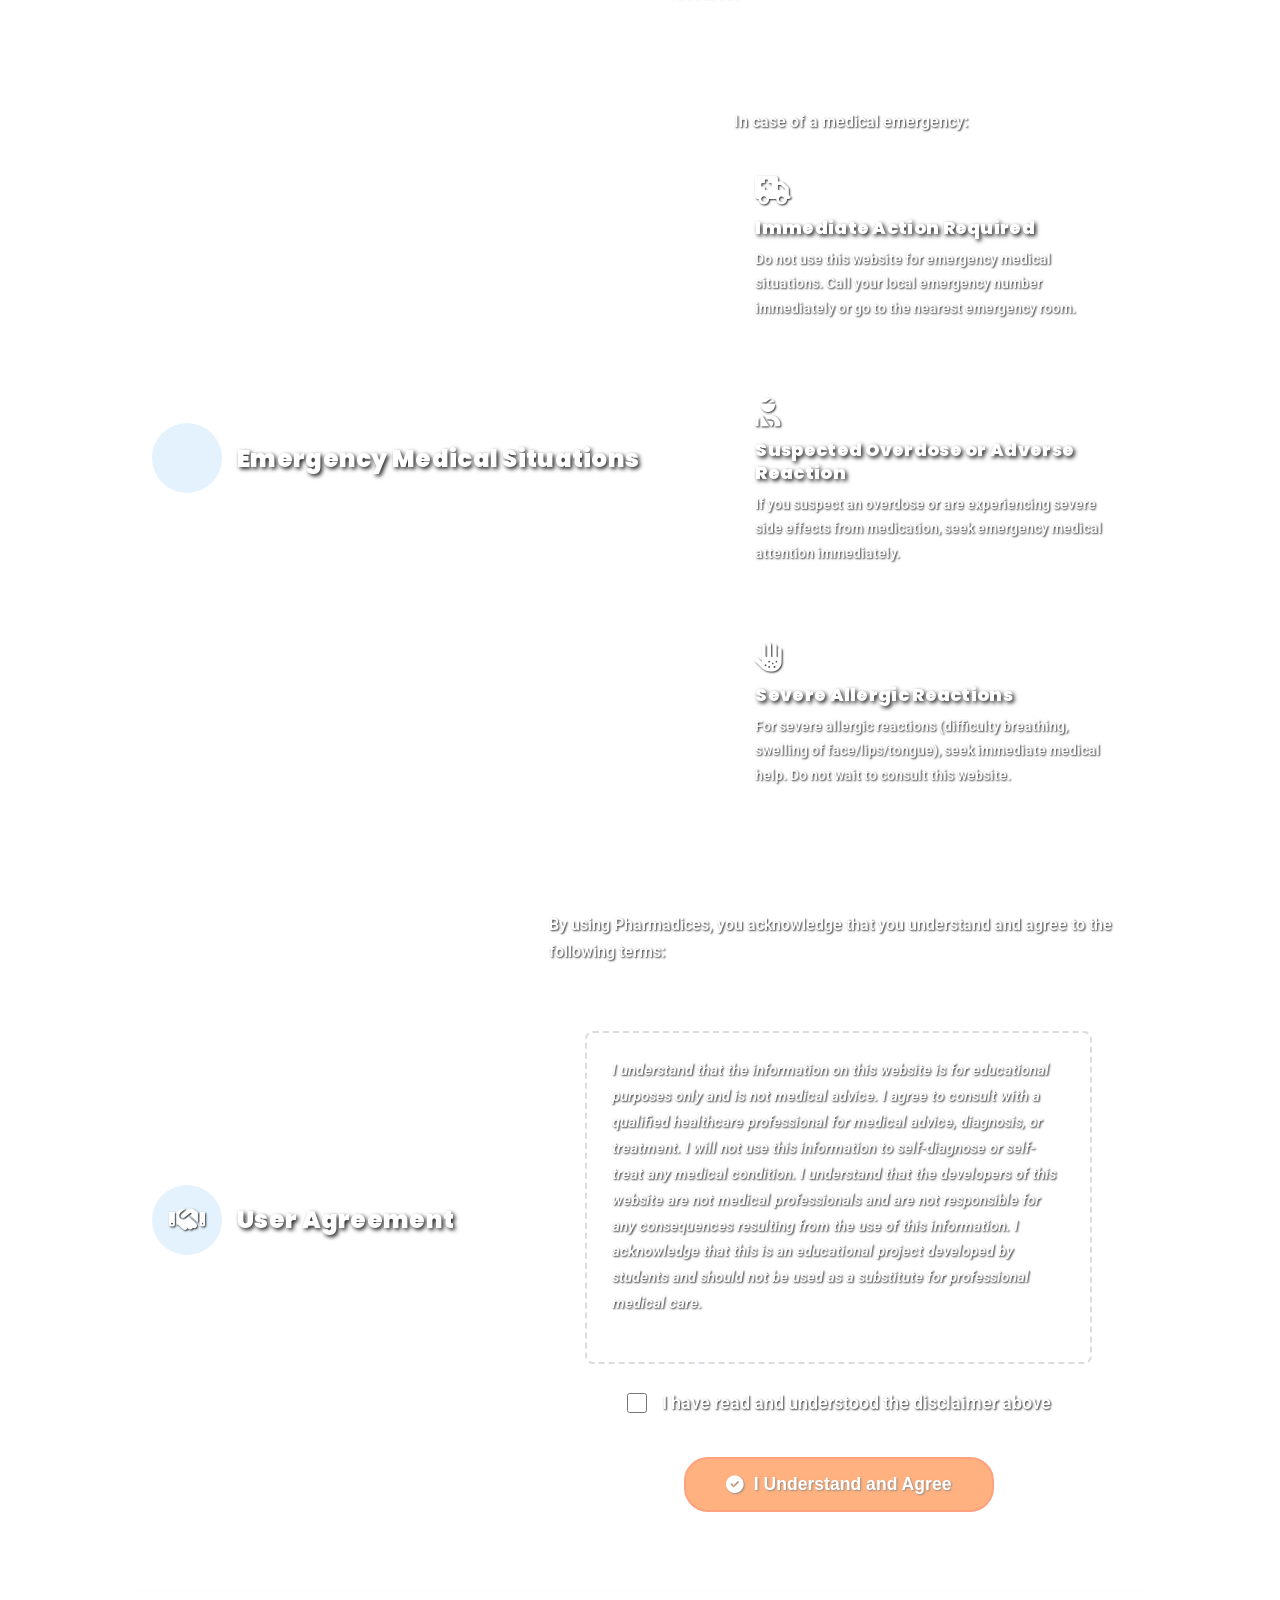
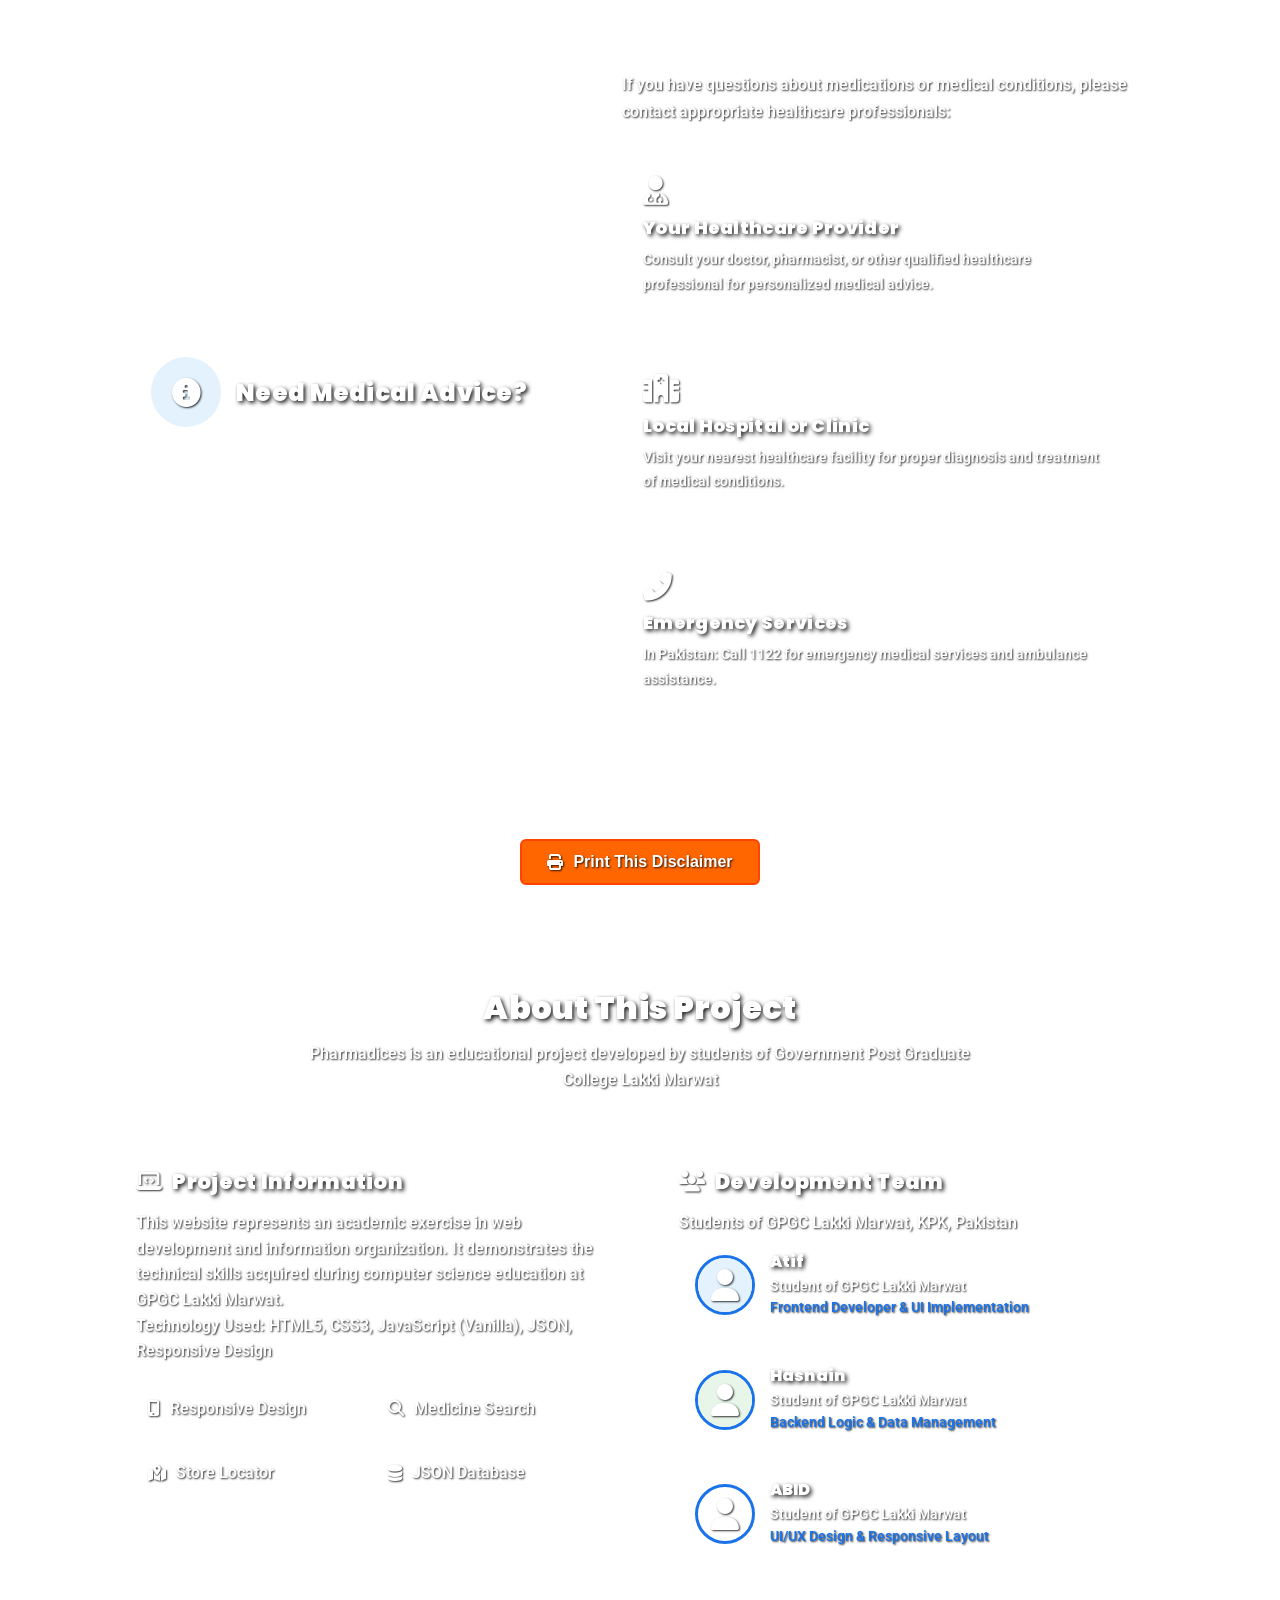
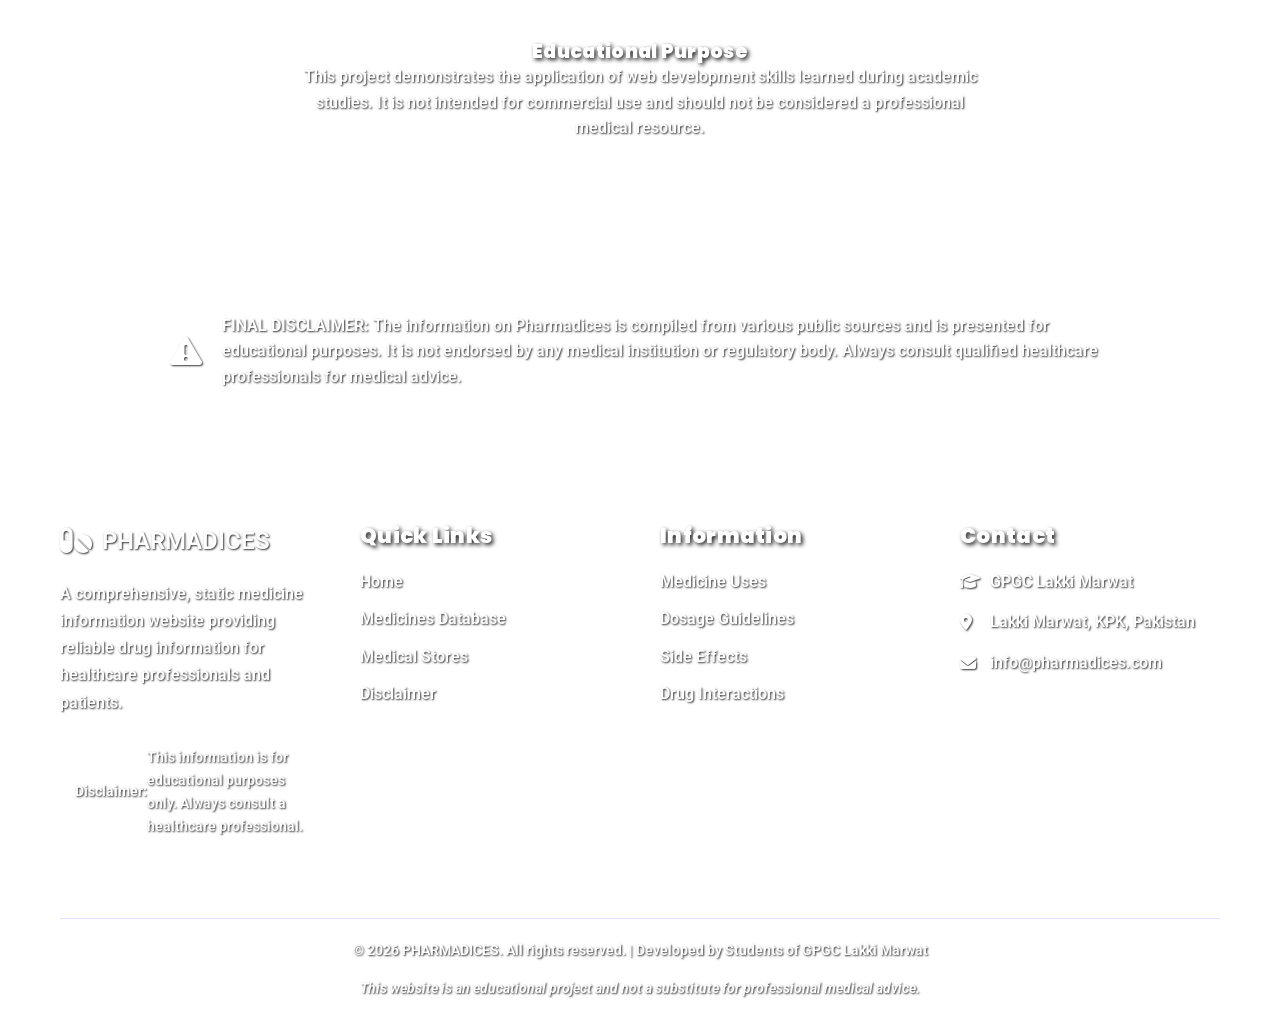
<file: terms-info.html>
<!DOCTYPE html>
<html lang="en">
<head>
    <meta charset="UTF-8">
    <meta name="viewport" content="width=device-width, initial-scale=1.0">
    <title>Medical Disclaimer | PHARMADICES</title>
    <link rel="stylesheet" href="assets/css/base.css">
    <link rel="stylesheet" href="assets/css/theme-core.css">
    <link rel="stylesheet" href="https://cdnjs.cloudflare.com/ajax/libs/font-awesome/6.4.0/css/all.min.css">
    <link href="https://fonts.googleapis.com/css2?family=Poppins:wght@300;400;500;600;700&family=Roboto:wght@300;400;500&display=swap" rel="stylesheet">
    <link rel="icon" type="image/x-icon" href="assets/images/logo.png">
    <style>
        /* Professional Disclaimer Page Styles */
        .disclaimer-hero {
            background: linear-gradient(135deg, #1a73e8 0%, #0d47a1 100%);
            color: white;
            padding: 60px 0 40px;
            text-align: center;
        }
        
        .disclaimer-hero h1 {
            font-size: 2.5rem;
            margin-bottom: 15px;
            font-weight: 700;
        }
        
        .disclaimer-hero p {
            font-size: 1.1rem;
            opacity: 0.95;
            max-width: 700px;
            margin: 0 auto 25px;
            line-height: 1.6;
        }
        
        .warning-badge {
            display: inline-flex;
            align-items: center;
            gap: 10px;
            background: rgba(255, 152, 0, 0.15);
            padding: 10px 20px;
            border-radius: 25px;
            border: 2px solid rgba(255, 152, 0, 0.3);
        }
        
        .warning-badge i {
            color: #ffd54f;
            font-size: 1.2rem;
        }
        
        .disclaimer-container {
            max-width: 1100px;
            margin: 0 auto;
            padding: 0 20px;
        }
        
        /* Main Content */
        .disclaimer-main {
            padding: 50px 0;
            background: #f5f7fa;
        }
        
        .disclaimer-card {
            background: white;
            border-radius: 12px;
            box-shadow: 0 2px 15px rgba(0, 0, 0, 0.08);
            overflow: hidden;
            margin-bottom: 30px;
        }
        
        .disclaimer-section {
            padding: 35px 40px;
            border-bottom: 1px solid #e8eaed;
        }
        
        .disclaimer-section:last-child {
            border-bottom: none;
        }
        
        .section-header {
            display: flex;
            align-items: center;
            gap: 15px;
            margin-bottom: 20px;
        }
        
        .section-icon {
            width: 50px;
            height: 50px;
            border-radius: 10px;
            display: flex;
            align-items: center;
            justify-content: center;
            font-size: 1.5rem;
            flex-shrink: 0;
        }
        
        .icon-red { background: #ffebee; color: #d32f2f; }
        .icon-blue { background: #e3f2fd; color: #1976d2; }
        .icon-orange { background: #fff3e0; color: #f57c00; }
        .icon-green { background: #e8f5e9; color: #388e3c; }
        .icon-purple { background: #f3e5f5; color: #7b1fa2; }
        .icon-teal { background: #e0f2f1; color: #00796b; }
        .icon-indigo { background: #e8eaf6; color: #303f9f; }
        .icon-deep-orange { background: #fbe9e7; color: #e64a19; }
        
        .section-title {
            font-size: 1.5rem;
            color: #202124;
            margin: 0;
            font-weight: 600;
        }
        
        .section-content {
            padding-left: 65px;
        }
        
        .section-content p {
            color: #5f6368;
            line-height: 1.7;
            margin-bottom: 15px;
            font-size: 1rem;
        }
        
        .highlight-box {
            background: #fff8e1;
            border-left: 4px solid #ff9800;
            padding: 20px;
            border-radius: 6px;
            margin: 20px 0;
        }
        
        .highlight-box p {
            margin: 0;
            color: #5d4037;
            font-weight: 500;
            font-size: 0.95rem;
        }
        
        .warning-list, .info-list {
            list-style: none;
            padding: 0;
            margin: 15px 0;
        }
        
        .warning-list li, .info-list li {
            padding: 10px 0 10px 35px;
            position: relative;
            color: #5f6368;
            line-height: 1.6;
            margin-bottom: 8px;
            font-size: 0.95rem;
        }
        
        .warning-list li:before {
            content: "⚠";
            position: absolute;
            left: 0;
            font-size: 1.1rem;
            color: #ff9800;
        }
        
        .info-list li:before {
            content: "✓";
            position: absolute;
            left: 0;
            color: #4caf50;
            font-weight: bold;
            font-size: 1.1rem;
        }
        
        /* Emergency Info */
        .emergency-grid {
            display: grid;
            grid-template-columns: repeat(auto-fit, minmax(280px, 1fr));
            gap: 15px;
            margin-top: 20px;
        }
        
        .emergency-card {
            background: #ffebee;
            border-radius: 8px;
            padding: 20px;
            border-left: 4px solid #d32f2f;
        }
        
        .emergency-card i {
            color: #d32f2f;
            font-size: 1.8rem;
            margin-bottom: 12px;
        }
        
        .emergency-card h4 {
            margin-bottom: 8px;
            color: #202124;
            font-size: 1.1rem;
        }
        
        .emergency-card p {
            margin: 0;
            color: #5d4037;
            font-size: 0.9rem;
            line-height: 1.5;
        }
        
        /* Agreement Section */
        .agreement-section {
            background: #f5f7fa;
            border-radius: 10px;
            padding: 35px;
            text-align: center;
            margin-top: 30px;
        }
        
        .agreement-text {
            background: white;
            padding: 25px;
            border-radius: 8px;
            border: 2px dashed #dadce0;
            margin-bottom: 25px;
            text-align: left;
        }
        
        .agreement-text p {
            font-style: italic;
            color: #5f6368;
            line-height: 1.7;
            margin: 0;
            font-size: 0.95rem;
        }
        
        .agreement-actions {
            display: flex;
            flex-direction: column;
            gap: 20px;
            align-items: center;
        }
        
        .agreement-checkbox {
            display: flex;
            align-items: center;
            gap: 15px;
            margin-bottom: 20px;
        }
        
        .agreement-checkbox input[type="checkbox"] {
            width: 20px;
            height: 20px;
            cursor: pointer;
        }
        
        .agreement-checkbox label {
            color: #202124;
            font-weight: 500;
            font-size: 1.1rem;
            cursor: pointer;
        }
        
        .agree-btn {
            background: #1a73e8;
            color: white;
            border: none;
            padding: 15px 40px;
            border-radius: 8px;
            font-size: 1.1rem;
            font-weight: 500;
            cursor: pointer;
            transition: all 0.3s ease;
            display: flex;
            align-items: center;
            gap: 10px;
        }
        
        .agree-btn:hover:not(:disabled) {
            background: #0d47a1;
            transform: translateY(-2px);
            box-shadow: 0 5px 15px rgba(13, 71, 161, 0.3);
        }
        
        .agree-btn:disabled {
            opacity: 0.5;
            cursor: not-allowed;
        }
        
        .acknowledgment-badge {
            background: #e8f5e9;
            color: #388e3c;
            padding: 15px 25px;
            border-radius: 8px;
            border-left: 4px solid #4caf50;
            display: inline-flex;
            align-items: center;
            gap: 15px;
            margin-top: 20px;
            font-weight: 500;
        }
        
        /* Developer Section */
        .developer-section {
            padding: 50px 0;
            background: white;
        }
        
        .section-intro {
            text-align: center;
            margin-bottom: 50px;
        }
        
        .section-intro h2 {
            font-size: 2rem;
            color: #202124;
            margin-bottom: 12px;
        }
        
        .section-intro p {
            color: #5f6368;
            font-size: 1rem;
            max-width: 700px;
            margin: 0 auto;
            line-height: 1.6;
        }
        
        .developer-grid {
            display: grid;
            grid-template-columns: repeat(auto-fit, minmax(320px, 1fr));
            gap: 25px;
            margin-bottom: 40px;
        }
        
        .project-info-card, .team-card {
            background: #f8f9fa;
            border-radius: 12px;
            padding: 25px;
            box-shadow: 0 2px 10px rgba(0, 0, 0, 0.05);
        }
        
        .project-info-card h3, .team-card h3 {
            font-size: 1.3rem;
            color: #202124;
            margin-bottom: 15px;
            display: flex;
            align-items: center;
            gap: 10px;
        }
        
        .features-grid {
            display: grid;
            grid-template-columns: repeat(2, 1fr);
            gap: 15px;
            margin-top: 20px;
        }
        
        .feature-item {
            display: flex;
            align-items: center;
            gap: 10px;
            padding: 12px;
            background: white;
            border-radius: 8px;
        }
        
        .feature-item i {
            color: #1a73e8;
        }
        
        .team-members {
            display: flex;
            flex-direction: column;
            gap: 15px;
        }
        
        .team-member {
            display: flex;
            align-items: center;
            gap: 15px;
            padding: 15px;
            background: white;
            border-radius: 8px;
            transition: transform 0.3s ease;
        }
        
        .team-member:hover {
            transform: translateY(-3px);
            box-shadow: 0 5px 15px rgba(0, 0, 0, 0.1);
        }
        
        .member-photo {
            width: 60px;
            height: 60px;
            border-radius: 50%;
            overflow: hidden;
            border: 3px solid #1a73e8;
        }
        
        .member-photo img {
            width: 100%;
            height: 100%;
            object-fit: cover;
        }
        
        .member-info h4 {
            margin: 0 0 3px 0;
            color: #202124;
            font-size: 1rem;
        }
        
        .member-info p {
            margin: 0;
            color: #5f6368;
            font-size: 0.85rem;
        }
        
        .member-role {
            color: #1a73e8 !important;
            font-weight: 500;
        }
        
        /* Print Button */
        .print-section {
            text-align: center;
            margin-top: 40px;
        }
        
        .print-btn {
            background: white;
            color: #1a73e8;
            border: 2px solid #1a73e8;
            padding: 12px 30px;
            border-radius: 8px;
            font-weight: 500;
            cursor: pointer;
            transition: all 0.3s ease;
            display: inline-flex;
            align-items: center;
            gap: 10px;
        }
        
        .print-btn:hover {
            background: #1a73e8;
            color: white;
        }
        
        /* Responsive Design */
        @media (max-width: 992px) {
            .disclaimer-hero h1 {
                font-size: 2.2rem;
            }
            
            .section-content {
                padding-left: 0;
                margin-top: 15px;
            }
            
            .section-header {
                flex-direction: column;
                text-align: center;
            }
            
            .features-grid {
                grid-template-columns: 1fr;
            }
        }
        
        @media (max-width: 768px) {
            .disclaimer-hero {
                padding: 50px 0 35px;
            }
            
            .disclaimer-hero h1 {
                font-size: 1.9rem;
            }
            
            .disclaimer-section {
                padding: 25px 20px;
            }
            
            .section-content {
                text-align: left;
            }
            
            .emergency-grid {
                grid-template-columns: 1fr;
            }
            
            .developer-grid {
                grid-template-columns: 1fr;
            }
            
            .team-member {
                flex-direction: column;
                text-align: center;
            }
            
            .agreement-section {
                padding: 25px 20px;
            }
        }
        
        @media (max-width: 576px) {
            .disclaimer-hero h1 {
                font-size: 1.7rem;
            }
            
            .disclaimer-hero p {
                font-size: 1rem;
            }
            
            .section-title {
                font-size: 1.3rem;
            }
            
            .disclaimer-section {
                padding: 20px 15px;
            }
            
            .agreement-section {
                padding: 20px 15px;
            }
            
            .agreement-text {
                padding: 18px;
            }
            
            .nav-links {
                grid-template-columns: 1fr;
            }
            
            .nav-link {
                padding: 10px 12px;
                font-size: 0.9rem;
            }
        }
        
        /* Print Styles */
        @media print {
            .navbar,
            .print-btn,
            .agree-btn,
            .footer {
                display: none !important;
            }
            
            .disclaimer-hero {
                background: #f5f5f5 !important;
                color: #333 !important;
                padding: 30px 0 !important;
            }
            
            .disclaimer-card {
                box-shadow: none !important;
                border: 1px solid #ddd !important;
            }
            
            .agreement-section {
                border: 1px solid #ddd !important;
            }
        }
    </style>
</head>
<body>
    <!-- Navigation -->
    <nav class="navbar">
        <div class="container nav-container">
            <a href="index.html" class="logo">
                <i class="fas fa-pills"></i>
                <span>PHARMADICES</span>
            </a>
            
            <ul class="nav-menu">
                <li><a href="index.html"><i class="fas fa-home"></i> Home</a></li>
                <li><a href="drug-database.html"><i class="fas fa-capsules"></i> Medicines</a></li>
                <li><a href="pharmacy-locator.html"><i class="fas fa-map-marker-alt"></i> Medical Stores</a></li>
                <li><a href="health-tracker.html"><i class="fas fa-tachometer-alt"></i> Dashboard</a></li>
                <li><a href="our-team.html"><i class="fas fa-info-circle"></i> About</a></li>
            </ul>
            
            <div class="hamburger">
                <span></span>
                <span></span>
                <span></span>
            </div>
        </div>
    </nav>

    <!-- Hero Section -->
    <section class="disclaimer-hero">
        <div class="container">
            <h1>Medical & Legal Disclaimer</h1>
            <p>Important information about the use of Pharmadices and its limitations</p>
            <div class="warning-badge">
                <i class="fas fa-exclamation-triangle"></i>
                <span>Please read this disclaimer carefully before using our website</span>
            </div>
        </div>
    </section>

    <!-- Main Content -->
    <main class="disclaimer-main">
        <div class="disclaimer-container">
            <!-- Quick Navigation -->
            <div class="disclaimer-card">
                <div class="disclaimer-section">
                    <div class="section-header">
                        <div class="section-icon icon-blue">
                            <i class="fas fa-list"></i>
                        </div>
                        <h2 class="section-title">Quick Navigation</h2>
                    </div>
                    <div class="section-content">
                        <div class="nav-links">
                            <a href="#medical-purpose" class="nav-link">Medical Information Purpose</a>
                            <a href="#not-medical-advice" class="nav-link">Not Medical Advice</a>
                            <a href="#prescription-meds" class="nav-link">Prescription Medications</a>
                            <a href="#accuracy" class="nav-link">Information Accuracy</a>
                            <a href="#liability" class="nav-link">Limitation of Liability</a>
                            <a href="#educational" class="nav-link">Educational Purpose</a>
                            <a href="#emergency" class="nav-link">Emergency Situations</a>
                            <a href="#agreement" class="nav-link">User Agreement</a>
                        </div>
                    </div>
                </div>
            </div>

            <!-- Disclaimer Card -->
            <div class="disclaimer-card">
                <!-- Section 1: Medical Information Purpose -->
                <div class="disclaimer-section" id="medical-purpose">
                    <div class="section-header">
                        <div class="section-icon icon-red">
                            <i class="fas fa-stethoscope"></i>
                        </div>
                        <h2 class="section-title">Medical Information Purpose</h2>
                    </div>
                    <div class="section-content">
                        <p>The information provided on Pharmadices is for educational and informational purposes only. The content is not intended to be a substitute for professional medical advice, diagnosis, or treatment.</p>
                        
                        <div class="highlight-box">
                            <p><strong>Important:</strong> Always seek the advice of your physician or other qualified health provider with any questions you may have regarding a medical condition. Never disregard professional medical advice or delay in seeking it because of something you have read on this website.</p>
                        </div>
                        
                        <p>This website serves as a reference tool for healthcare professionals, students, and patients to better understand medicines, but it should never replace personalized medical consultation.</p>
                    </div>
                </div>
                
                <!-- Section 2: Not Medical Advice -->
                <div class="disclaimer-section" id="not-medical-advice">
                    <div class="section-header">
                        <div class="section-icon icon-blue">
                            <i class="fas fa-user-md"></i>
                        </div>
                        <h2 class="section-title">Not Medical Advice</h2>
                    </div>
                    <div class="section-content">
                        <p>Pharmadices does not provide medical advice. The medicine information presented on this site should be used for reference purposes only. Your healthcare provider is the best source of information for questions and concerns about your medical condition and treatment.</p>
                        
                        <p>Information categories that require professional interpretation include:</p>
                        
                        <ul class="warning-list">
                            <li>Drug uses and indications</li>
                            <li>Dosage recommendations</li>
                            <li>Side effects and adverse reactions</li>
                            <li>Drug interactions with other medications</li>
                            <li>Precautions and contraindications</li>
                            <li>Pregnancy and breastfeeding safety</li>
                        </ul>
                    </div>
                </div>
                
                <!-- Section 3: Prescription Medications -->
                <div class="disclaimer-section" id="prescription-meds">
                    <div class="section-header">
                        <div class="section-icon icon-orange">
                            <i class="fas fa-prescription"></i>
                        </div>
                        <h2 class="section-title">Prescription Medications</h2>
                    </div>
                    <div class="section-content">
                        <p>Information about prescription medications on this site is intended to enhance knowledge about medicines. This information should NOT be used:</p>
                        
                        <ul class="warning-list">
                            <li>To self-diagnose or self-treat medical conditions</li>
                            <li>As a substitute for a prescription from a licensed healthcare provider</li>
                            <li>To determine dosage without consulting a healthcare provider</li>
                            <li>To make decisions about starting or stopping any medication</li>
                            <li>To override or disregard professional medical advice</li>
                        </ul>
                        
                        <div class="highlight-box">
                            <p><strong>Warning:</strong> Self-medication can be dangerous and may lead to serious health complications, adverse drug reactions, or medication errors.</p>
                        </div>
                    </div>
                </div>
                
                <!-- Section 4: Accuracy of Information -->
                <div class="disclaimer-section" id="accuracy">
                    <div class="section-header">
                        <div class="section-icon icon-green">
                            <i class="fas fa-shield-alt"></i>
                        </div>
                        <h2 class="section-title">Accuracy of Information</h2>
                    </div>
                    <div class="section-content">
                        <p>While we strive to provide accurate and up-to-date information, users should be aware that:</p>
                        
                        <ul class="info-list">
                            <li>Medicine information changes frequently as new research emerges</li>
                            <li>Manufacturers may change product formulations without notice</li>
                            <li>Regulatory agencies frequently update safety information</li>
                            <li>Dosage recommendations may vary based on individual factors</li>
                            <li>Drug interactions can change as new drugs are introduced</li>
                        </ul>
                        
                        <p>We make no representations or warranties of any kind, express or implied, about the completeness, accuracy, reliability, suitability, or availability of the information on this website.</p>
                    </div>
                </div>
                
                <!-- Section 5: Limitation of Liability -->
                <div class="disclaimer-section" id="liability">
                    <div class="section-header">
                        <div class="section-icon icon-purple">
                            <i class="fas fa-balance-scale"></i>
                        </div>
                        <h2 class="section-title">Limitation of Liability</h2>
                    </div>
                    <div class="section-content">
                        <p>By using Pharmadices, you acknowledge and agree that:</p>
                        
                        <ul class="warning-list">
                            <li>The developers and maintainers of this website are not medical professionals</li>
                            <li>We are not responsible for any errors or omissions in the content</li>
                            <li>We are not liable for any decisions made or actions taken based on information from this website</li>
                            <li>You assume full responsibility for how you choose to use the information provided</li>
                            <li>We are not responsible for any direct, indirect, incidental, consequential, or punitive damages</li>
                        </ul>
                        
                        <p>This website is provided "as is" without any representations or warranties, express or implied.</p>
                    </div>
                </div>
                
                <!-- Section 6: Educational Purpose -->
                <div class="disclaimer-section" id="educational">
                    <div class="section-header">
                        <div class="section-icon icon-teal">
                            <i class="fas fa-graduation-cap"></i>
                        </div>
                        <h2 class="section-title">Educational Purpose Only</h2>
                    </div>
                    <div class="section-content">
                        <p>Pharmadices has been developed by students of Government Post Graduate College Lakki Marwat as an educational project. This website represents:</p>
                        
                        <ul class="info-list">
                            <li>An academic exercise in web development and information organization</li>
                            <li>A learning project to understand medicine information systems</li>
                            <li>A demonstration of technical skills in creating static websites</li>
                            <li>An educational resource for understanding medicine categorization</li>
                            <li>Not a commercial medical information service</li>
                        </ul>
                        
                        <p>The developers are students, not medical professionals, and this website should not be considered a professional medical resource.</p>
                    </div>
                </div>
                
                <!-- Section 7: Emergency Medical Situations -->
                <div class="disclaimer-section" id="emergency">
                    <div class="section-header">
                        <div class="section-icon icon-indigo">
                            <i class="fas fa-phone-medical"></i>
                        </div>
                        <h2 class="section-title">Emergency Medical Situations</h2>
                    </div>
                    <div class="section-content">
                        <p>In case of a medical emergency:</p>
                        
                        <div class="emergency-grid">
                            <div class="emergency-card">
                                <i class="fas fa-ambulance"></i>
                                <h4>Immediate Action Required</h4>
                                <p>Do not use this website for emergency medical situations. Call your local emergency number immediately or go to the nearest emergency room.</p>
                            </div>
                            
                            <div class="emergency-card">
                                <i class="fas fa-user-injured"></i>
                                <h4>Suspected Overdose or Adverse Reaction</h4>
                                <p>If you suspect an overdose or are experiencing severe side effects from medication, seek emergency medical attention immediately.</p>
                            </div>
                            
                            <div class="emergency-card">
                                <i class="fas fa-allergies"></i>
                                <h4>Severe Allergic Reactions</h4>
                                <p>For severe allergic reactions (difficulty breathing, swelling of face/lips/tongue), seek immediate medical help. Do not wait to consult this website.</p>
                            </div>
                        </div>
                    </div>
                </div>
                
                <!-- Section 8: User Agreement -->
                <div class="disclaimer-section" id="agreement">
                    <div class="section-header">
                        <div class="section-icon icon-deep-orange">
                            <i class="fas fa-handshake"></i>
                        </div>
                        <h2 class="section-title">User Agreement</h2>
                    </div>
                    <div class="section-content">
                        <p>By using Pharmadices, you acknowledge that you understand and agree to the following terms:</p>
                        
                        <div class="agreement-section">
                            <div class="agreement-text">
                                <p>I understand that the information on this website is for educational purposes only and is not medical advice. I agree to consult with a qualified healthcare professional for medical advice, diagnosis, or treatment. I will not use this information to self-diagnose or self-treat any medical condition. I understand that the developers of this website are not medical professionals and are not responsible for any consequences resulting from the use of this information. I acknowledge that this is an educational project developed by students and should not be used as a substitute for professional medical care.</p>
                            </div>
                            
                            <div class="agreement-actions">
                                <div class="agreement-checkbox">
                                    <input type="checkbox" id="agree-checkbox">
                                    <label for="agree-checkbox">I have read and understood the disclaimer above</label>
                                </div>
                                
                                <button id="agree-btn" class="agree-btn" disabled>
                                    <i class="fas fa-check-circle"></i> I Understand and Agree
                                </button>
                                
                                <div id="acknowledgment-badge" class="acknowledgment-badge" style="display: none;">
                                    <i class="fas fa-check-circle"></i>
                                    <span id="acknowledgment-text"></span>
                                </div>
                            </div>
                        </div>
                    </div>
                </div>
            </div>
            
            <!-- Contact Information -->
            <div class="disclaimer-section">
                <div class="section-header">
                    <div class="section-icon icon-blue">
                        <i class="fas fa-info-circle"></i>
                    </div>
                    <h2 class="section-title">Need Medical Advice?</h2>
                </div>
                <div class="section-content">
                    <p>If you have questions about medications or medical conditions, please contact appropriate healthcare professionals:</p>
                    
                    <div class="emergency-grid" style="margin-top: 30px;">
                        <div class="emergency-card" style="background: #e3f2fd; border-left-color: #1976d2;">
                            <i class="fas fa-user-md"></i>
                            <h4>Your Healthcare Provider</h4>
                            <p>Consult your doctor, pharmacist, or other qualified healthcare professional for personalized medical advice.</p>
                        </div>
                        
                        <div class="emergency-card" style="background: #e8f5e9; border-left-color: #388e3c;">
                            <i class="fas fa-hospital"></i>
                            <h4>Local Hospital or Clinic</h4>
                            <p>Visit your nearest healthcare facility for proper diagnosis and treatment of medical conditions.</p>
                        </div>
                        
                        <div class="emergency-card" style="background: #fff3e0; border-left-color: #f57c00;">
                            <i class="fas fa-phone-alt"></i>
                            <h4>Emergency Services</h4>
                            <p>In Pakistan: Call 1122 for emergency medical services and ambulance assistance.</p>
                        </div>
                    </div>
                </div>
            </div>
            
            <!-- Print Section -->
            <div class="print-section">
                <button id="print-btn" class="print-btn">
                    <i class="fas fa-print"></i> Print This Disclaimer
                </button>
            </div>
        </div>
    </main>

    <!-- Developer Section -->
    <section class="developer-section">
        <div class="disclaimer-container">
            <div class="section-intro">
                <h2>About This Project</h2>
                <p>Pharmadices is an educational project developed by students of Government Post Graduate College Lakki Marwat</p>
            </div>
            
            <div class="developer-grid">
                <!-- Project Information -->
                <div class="project-info-card">
                    <h3><i class="fas fa-laptop-code"></i> Project Information</h3>
                    <p>This website represents an academic exercise in web development and information organization. It demonstrates the technical skills acquired during computer science education at GPGC Lakki Marwat.</p>
                    
                    <p><strong>Technology Used:</strong> HTML5, CSS3, JavaScript (Vanilla), JSON, Responsive Design</p>
                    
                    <div class="features-grid">
                        <div class="feature-item">
                            <i class="fas fa-mobile-alt"></i>
                            <span>Responsive Design</span>
                        </div>
                        <div class="feature-item">
                            <i class="fas fa-search"></i>
                            <span>Medicine Search</span>
                        </div>
                        <div class="feature-item">
                            <i class="fas fa-map-marked-alt"></i>
                            <span>Store Locator</span>
                        </div>
                        <div class="feature-item">
                            <i class="fas fa-database"></i>
                            <span>JSON Database</span>
                        </div>
                    </div>
                </div>
                
                <!-- Team Information -->
                <div class="team-card">
                    <h3><i class="fas fa-users"></i> Development Team</h3>
                    <p>Students of GPGC Lakki Marwat, KPK, Pakistan</p>
                    
                    <div class="team-members">
                        <div class="team-member">
                            <div class="member-photo">
                                <!-- Placeholder for developer photo -->
                                <div style="width: 100%; height: 100%; background: #e3f2fd; display: flex; align-items: center; justify-content: center; color: #1976d2; font-size: 2rem;">
                                    <i class="fas fa-user"></i>
                                </div>
                            </div>
                            <div class="member-info">
                                <h4>Atif</h4>
                                <p>Student of GPGC Lakki Marwat</p>
                                <p class="member-role">Frontend Developer & UI Implementation</p>
                            </div>
                        </div>
                        
                        <div class="team-member">
                            <div class="member-photo">
                                <div style="width: 100%; height: 100%; background: #e8f5e9; display: flex; align-items: center; justify-content: center; color: #388e3c; font-size: 2rem;">
                                    <i class="fas fa-user"></i>
                                </div>
                            </div>
                            <div class="member-info">
                                <h4>Hasnain</h4>
                                <p>Student of GPGC Lakki Marwat</p>
                                <p class="member-role">Backend Logic & Data Management</p>
                            </div>
                        </div>
                        
                        <div class="team-member">
                            <div class="member-photo">
                                <div style="width: 100%; height: 100%; background: #fff3e0; display: flex; align-items: center; justify-content: center; color: #f57c00; font-size: 2rem;">
                                    <i class="fas fa-user"></i>
                                </div>
                            </div>
                            <div class="member-info">
                                <h4>ABID</h4>
                                <p>Student of GPGC Lakki Marwat</p>
                                <p class="member-role">UI/UX Design & Responsive Layout</p>
                            </div>
                        </div>
                    </div>
                </div>
            </div>
            
            <div class="section-intro" style="margin-top: 50px;">
                <h3>Educational Purpose</h3>
                <p>This project demonstrates the application of web development skills learned during academic studies. It is not intended for commercial use and should not be considered a professional medical resource.</p>
            </div>
        </div>
    </section>

    <!-- Warning Banner -->
    <section class="warning-banner">
        <div class="container">
            <div class="warning-content">
                <i class="fas fa-exclamation-triangle"></i>
                <p><strong>FINAL DISCLAIMER:</strong> The information on Pharmadices is compiled from various public sources and is presented for educational purposes. It is not endorsed by any medical institution or regulatory body. Always consult qualified healthcare professionals for medical advice.</p>
            </div>
        </div>
    </section>

    <!-- Footer -->
    <footer class="footer">
        <div class="container">
            <div class="footer-grid">
                <div class="footer-col">
                    <div class="footer-logo">
                        <i class="fas fa-pills"></i>
                        <span>PHARMADICES</span>
                    </div>
                    <p class="footer-description">A comprehensive, static medicine information website providing reliable drug information for healthcare professionals and patients.</p>
                    <div class="footer-disclaimer">
                        <p><strong>Disclaimer:</strong> This information is for educational purposes only. Always consult a healthcare professional.</p>
                    </div>
                </div>
                
                <div class="footer-col">
                    <h3>Quick Links</h3>
                    <ul class="footer-links">
                        <li><a href="index.html">Home</a></li>
                        <li><a href="drug-database.html">Medicines Database</a></li>
                        <li><a href="pharmacy-locator.html">Medical Stores</a></li>
                        <li><a href="terms-info.html">Disclaimer</a></li>
                    </ul>
                </div>
                
                <div class="footer-col">
                    <h3>Information</h3>
                    <ul class="footer-links">
                        <li><a href="#">Medicine Uses</a></li>
                        <li><a href="#">Dosage Guidelines</a></li>
                        <li><a href="#">Side Effects</a></li>
                        <li><a href="#">Drug Interactions</a></li>
                    </ul>
                </div>
                
                <div class="footer-col">
                    <h3>Contact</h3>
                    <p><i class="fas fa-graduation-cap"></i> GPGC Lakki Marwat</p>
                    <p><i class="fas fa-map-marker-alt"></i> Lakki Marwat, KPK, Pakistan</p>
                    <p><i class="fas fa-envelope"></i> info@pharmadices.com</p>
                </div>
            </div>
            
            <div class="footer-bottom">
                <p>&copy; <span class="current-year">2023</span> PHARMADICES. All rights reserved. | Developed by Students of GPGC Lakki Marwat</p>
                <p class="footer-note">This website is an educational project and not a substitute for professional medical advice.</p>
            </div>
        </div>
    </footer>

    <script src="assets/js/terms-handler.js"></script>
    <script>
        // Smooth scrolling for navigation links
        document.querySelectorAll('.nav-link').forEach(link => {
            link.addEventListener('click', function(e) {
                e.preventDefault();
                const targetId = this.getAttribute('href');
                const targetElement = document.querySelector(targetId);
                if (targetElement) {
                    targetElement.scrollIntoView({
                        behavior: 'smooth',
                        block: 'start'
                    });
                }
            });
        });
    </script>
    <script>
        // Additional inline script for disclaimer page
        document.addEventListener('DOMContentLoaded', function() {
            // Update current year
            const currentYear = new Date().getFullYear();
            document.querySelectorAll('.current-year').forEach(el => {
                el.textContent = currentYear;
            });
            
            // Setup print button
            const printBtn = document.getElementById('print-btn');
            if (printBtn) {
                printBtn.addEventListener('click', function() {
                    window.print();
                });
            }
            
            // Setup agreement functionality
            const agreeCheckbox = document.getElementById('agree-checkbox');
            const agreeButton = document.getElementById('agree-btn');
            const acknowledgmentBadge = document.getElementById('acknowledgment-badge');
            const acknowledgmentText = document.getElementById('acknowledgment-text');
            
            if (agreeCheckbox && agreeButton) {
                // Check if already acknowledged
                const acknowledged = localStorage.getItem('pharmadices_disclaimer_acknowledged');
                if (acknowledged === 'true') {
                    const date = localStorage.getItem('pharmadices_disclaimer_date');
                    let dateStr = '';
                    
                    if (date) {
                        const d = new Date(date);
                        dateStr = ` on ${d.toLocaleDateString()}`;
                    }
                    
                    agreeCheckbox.checked = true;
                    agreeCheckbox.disabled = true;
                    agreeButton.disabled = true;
                    agreeButton.innerHTML = '<i class="fas fa-check-circle"></i> Already Acknowledged';
                    agreeButton.style.background = '#4caf50';
                    
                    acknowledgmentBadge.style.display = 'flex';
                    acknowledgmentText.textContent = `You acknowledged this disclaimer${dateStr}`;
                }
                
                // Enable/disable agree button based on checkbox
                agreeCheckbox.addEventListener('change', function() {
                    agreeButton.disabled = !this.checked;
                });
                
                // Handle agree button click
                agreeButton.addEventListener('click', function() {
                    if (!agreeCheckbox.checked) return;
                    
                    // Store acknowledgment
                    const now = new Date();
                    localStorage.setItem('pharmadices_disclaimer_acknowledged', 'true');
                    localStorage.setItem('pharmadices_disclaimer_date', now.toISOString());
                    
                    // Update UI
                    agreeCheckbox.disabled = true;
                    agreeButton.disabled = true;
                    agreeButton.innerHTML = '<i class="fas fa-check-circle"></i> Acknowledged';
                    agreeButton.style.background = '#4caf50';
                    
                    // Show acknowledgment badge
                    acknowledgmentBadge.style.display = 'flex';
                    acknowledgmentText.textContent = `You acknowledged this disclaimer on ${now.toLocaleDateString()}`;
                    
                    // Show success message
                    showNotification('Thank you for acknowledging the disclaimer. You will be redirected to the homepage in 3 seconds.', 'success');
                    
                    // Redirect to home page after 3 seconds
                    setTimeout(() => {
                        window.location.href = 'index.html';
                    }, 3000);
                });
            }
            
            // Setup mobile navigation
            const hamburger = document.querySelector('.hamburger');
            const navMenu = document.querySelector('.nav-menu');
            
            if (hamburger && navMenu) {
                hamburger.addEventListener('click', function() {
                    navMenu.classList.toggle('active');
                    hamburger.innerHTML = navMenu.classList.contains('active') 
                        ? '<i class="fas fa-times"></i>' 
                        : '<i class="fas fa-bars"></i>';
                });
                
                // Close mobile menu when clicking on a link
                const navLinks = document.querySelectorAll('.nav-menu a');
                navLinks.forEach(link => {
                    link.addEventListener('click', function() {
                        navMenu.classList.remove('active');
                        hamburger.innerHTML = '<i class="fas fa-bars"></i>';
                    });
                });
            }
        });
        
        // Notification function
        function showNotification(message, type = 'info') {
            // Remove existing notification
            const existingNotification = document.querySelector('.notification');
            if (existingNotification) {
                existingNotification.remove();
            }
            
            // Create notification element
            const notification = document.createElement('div');
            notification.className = `notification notification-${type}`;
            notification.innerHTML = `
                <div class="notification-content">
                    <i class="fas ${type === 'success' ? 'fa-check-circle' : type === 'error' ? 'fa-exclamation-circle' : 'fa-info-circle'}"></i>
                    <span>${message}</span>
                </div>
                <button class="notification-close"><i class="fas fa-times"></i></button>
            `;
            
            // Add to body
            document.body.appendChild(notification);
            
            // Add styles if not already present
            if (!document.querySelector('#notification-styles')) {
                const styles = document.createElement('style');
                styles.id = 'notification-styles';
                styles.textContent = `
                    .notification {
                        position: fixed;
                        top: 20px;
                        right: 20px;
                        background: white;
                        padding: 15px 20px;
                        border-radius: 8px;
                        box-shadow: 0 4px 12px rgba(0,0,0,0.15);
                        display: flex;
                        align-items: center;
                        justify-content: space-between;
                        min-width: 300px;
                        max-width: 400px;
                        z-index: 9999;
                        animation: slideIn 0.3s ease;
                        border-left: 4px solid #1a73e8;
                    }
                    .notification-success { border-left-color: #4caf50; }
                    .notification-error { border-left-color: #f44336; }
                    .notification-info { border-left-color: #1a73e8; }
                    .notification-content {
                        display: flex;
                        align-items: center;
                        gap: 10px;
                    }
                    .notification-close {
                        background: none;
                        border: none;
                        cursor: pointer;
                        color: #5f6368;
                        font-size: 1rem;
                    }
                    @keyframes slideIn {
                        from { transform: translateX(100%); opacity: 0; }
                        to { transform: translateX(0); opacity: 1; }
                    }
                `;
                document.head.appendChild(styles);
            }
            
            // Add close functionality
            notification.querySelector('.notification-close').addEventListener('click', function() {
                notification.style.animation = 'slideOut 0.3s ease';
                setTimeout(() => notification.remove(), 300);
            });
            
            // Auto-remove after 5 seconds
            setTimeout(() => {
                if (notification.parentNode) {
                    notification.style.animation = 'slideOut 0.3s ease';
                    setTimeout(() => notification.remove(), 300);
                }
            }, 5000);
        }
    </script>
</body>
</html>
</file>
<file: assets/css/base.css>
/* CSS Reset & Base Styles */
* {
    margin: 0;
    padding: 0;
    box-sizing: border-box;
}

:root {
    --primary-color: #00E5FF;
    --primary-dark: #00B8D4;
    --secondary-color: #40E0D0;
    --accent-color: #87CEEB;
    --light-blue: rgba(0, 229, 255, 0.1);
    --light-green: rgba(64, 224, 208, 0.1);
    --text-dark: #0D47A1;
    --text-light: #1565C0;
    --text-white: #ffffff;
    --text-shadow: 0 2px 4px rgba(0, 0, 0, 0.3);
    --bg-white: rgba(255, 255, 255, 0.05);
    --bg-light: rgba(255, 255, 255, 0.03);
    --bg-neumorphic: rgba(255, 255, 255, 0.08);
    --bg-glass: rgba(255, 255, 255, 0.12);
    --bg-glass-hover: rgba(255, 255, 255, 0.18);
    --bg-glass-strong: rgba(255, 255, 255, 0.25);
    --border-color: rgba(255, 255, 255, 0.3);
    --shadow-light: 0 8px 32px rgba(0, 229, 255, 0.15);
    --shadow-inset: inset 0 2px 4px rgba(255, 255, 255, 0.2);
    --shadow-hover: 0 12px 40px rgba(0, 229, 255, 0.25);
    --shadow-float: 0 20px 60px rgba(0, 229, 255, 0.3);
    --glass-border: 2px solid rgba(255, 255, 255, 0.3);
    --backdrop-blur: blur(25px);
    --backdrop-blur-strong: blur(35px);
    --radius: 25px;
    --transition: all 0.4s cubic-bezier(0.4, 0, 0.2, 1);
}

body {
    font-family: 'Roboto', sans-serif;
    color: #000000;
    background: 
        url('https://images.unsplash.com/photo-1506905925346-21bda4d32df4?q=80&w=3840&h=2160&auto=format&fit=crop&ixlib=rb-4.0.3') center center/cover no-repeat fixed;
    background-attachment: fixed;
    background-position: center center;
    background-repeat: no-repeat;
    background-size: cover;
    line-height: 1.6;
    overflow-x: hidden;
    position: relative;
    min-height: 100vh;
    font-weight: 700;
    text-shadow: none;
}

/* Remove moving background overlay - STATIC ONLY */
body::before {
    display: none;
}

/* Disable all moving animations */
@keyframes waterFlow { display: none; }
@keyframes waterBubble { display: none; }
@keyframes floatNav { display: none; }
@keyframes float { display: none; }
@keyframes floatTitle { display: none; }
@keyframes floatSearch { display: none; }
@keyframes waterPulse { display: none; }
@keyframes floatHint { display: none; }
@keyframes floatCard { display: none; }
@keyframes floatFeature { display: none; }
@keyframes rotateIcon { display: none; }
@keyframes floatCircle { display: none; }
@keyframes floatLink { display: none; }
@keyframes floatBanner { display: none; }
@keyframes warningPulse { display: none; }
@keyframes floatDeveloper { display: none; }
@keyframes slideDown { display: none; }
@keyframes modalFloat { display: none; }
@keyframes floatElement { display: none; }
@keyframes pulseIcon { display: none; }
@keyframes blink { display: none; }

/* Perfect text visibility */
* {
    color: #000000 !important;
    text-shadow: 3px 3px 6px rgba(0, 0, 0, 0.9) !important;
    font-weight: 700 !important;
}

h1, h2, h3, h4, h5, h6 {
    color: #000000 !important;
    text-shadow: 4px 4px 8px rgba(0, 0, 0, 1) !important;
    font-weight: 900 !important;
    letter-spacing: 0.5px !important;
}

p, span, div, a, li, td, th, label {
    color: #000000 !important;
    text-shadow: 2px 2px 4px rgba(0, 0, 0, 0.8) !important;
    font-weight: 600 !important;
}

.text-white, .text-white *, .hero-title, .navbar .logo {
    color: #ffffff !important;
    text-shadow: 4px 4px 10px rgba(0, 0, 0, 1) !important;
    font-weight: 800 !important;
}

h1, h2, h3, h4, h5 {
    font-family: 'Poppins', sans-serif;
    font-weight: 600;
    line-height: 1.3;
}

.container {
    width: 100%;
    max-width: 1200px;
    margin: 0 auto;
    padding: 0 20px;
}

.highlight {
    color: var(--primary-color);
}

/* Navigation */
/* Ultra Glass Transparency */
.navbar {
    background: rgba(255, 255, 255, 0.03) !important;
    backdrop-filter: none !important;
    -webkit-backdrop-filter: none !important;
    border: 1px solid rgba(255, 255, 255, 0.2) !important;
    box-shadow: none !important;
    position: sticky;
    top: 0;
    z-index: 10000;
    border-radius: 0;
}

@keyframes floatNav {
    0%, 100% { transform: translateY(0); }
    50% { transform: translateY(-2px); }
}

.nav-container {
    display: flex;
    justify-content: space-between;
    align-items: center;
    padding: 15px 20px;
}

.logo {
    display: flex;
    align-items: center;
    text-decoration: none;
    font-size: 1.5rem;
    font-weight: 700;
    color: var(--primary-color);
    padding: 10px 20px;
    border-radius: 15px;
    background: var(--bg-glass);
    backdrop-filter: var(--backdrop-blur);
    -webkit-backdrop-filter: var(--backdrop-blur);
    border: var(--glass-border);
    box-shadow: var(--shadow-light);
    transition: var(--transition);
    animation: float 3s ease-in-out infinite;
}

.logo:hover {
    background: var(--bg-glass-hover);
    box-shadow: var(--shadow-hover);
    transform: scale(1.05);
}

@keyframes float {
    0%, 100% { transform: translateY(0); }
    50% { transform: translateY(-5px); }
}

.logo i {
    margin-right: 10px;
    font-size: 1.8rem;
}

.nav-menu {
    display: flex;
    list-style: none;
}

.nav-menu li {
    margin-left: 25px;
}

.nav-menu a {
    text-decoration: none;
    color: var(--text-dark);
    font-weight: 500;
    font-size: 1rem;
    padding: 12px 20px;
    border-radius: 15px;
    transition: var(--transition);
    display: flex;
    align-items: center;
    background: var(--bg-glass);
    backdrop-filter: var(--backdrop-blur);
    -webkit-backdrop-filter: var(--backdrop-blur);
    border: var(--glass-border);
    box-shadow: var(--shadow-light);
    position: relative;
    overflow: hidden;
}

.nav-menu a::before {
    content: '';
    position: absolute;
    top: 0;
    left: -100%;
    width: 100%;
    height: 100%;
    background: linear-gradient(90deg, transparent, rgba(0, 188, 212, 0.2), transparent);
    transition: left 0.5s;
}

.nav-menu a:hover::before {
    left: 100%;
}

.nav-menu a i {
    margin-right: 8px;
    transition: var(--transition);
}

.nav-menu a:hover, .nav-menu a.active {
    background: var(--bg-glass-hover);
    color: var(--primary-color);
    box-shadow: var(--shadow-hover);
    transform: translateY(-2px);
}

.nav-menu a:hover i, .nav-menu a.active i {
    transform: scale(1.2) rotate(10deg);
}

.hamburger {
    display: none;
    flex-direction: column;
    cursor: pointer;
    padding: 5px;
    z-index: 1001;
}

.hamburger span {
    width: 25px;
    height: 3px;
    background-color: var(--primary-color);
    margin: 3px 0;
    transition: 0.3s;
    border-radius: 2px;
}

.hamburger.active span:nth-child(1) {
    transform: rotate(-45deg) translate(-5px, 6px);
}

.hamburger.active span:nth-child(2) {
    opacity: 0;
}

.hamburger.active span:nth-child(3) {
    transform: rotate(45deg) translate(-5px, -6px);
}

/* Hero Section */
.hero {
    background: rgba(255, 255, 255, 0.03) !important;
    backdrop-filter: blur(40px) !important;
    -webkit-backdrop-filter: blur(40px) !important;
    border: 1px solid rgba(255, 255, 255, 0.2) !important;
    padding: 80px 0;
    position: relative;
    overflow: hidden;
    box-shadow: 0 8px 32px rgba(0, 150, 255, 0.2) !important;
    border-radius: 0;
}

.hero::before {
    content: '';
    position: absolute;
    top: -50%;
    right: -20%;
    width: 500px;
    height: 500px;
    background: radial-gradient(circle, rgba(0, 188, 212, 0.1) 0%, transparent 70%);
    border-radius: 50%;
    animation: waterBubble 15s ease-in-out infinite;
}

.hero::after {
    content: '';
    position: absolute;
    bottom: -30%;
    left: -10%;
    width: 400px;
    height: 400px;
    background: radial-gradient(circle, rgba(79, 195, 247, 0.1) 0%, transparent 70%);
    border-radius: 50%;
    animation: waterBubble 20s ease-in-out infinite reverse;
}

@keyframes waterBubble {
    0%, 100% { 
        transform: translate(0, 0) scale(1);
        opacity: 0.3;
    }
    50% { 
        transform: translate(30px, -30px) scale(1.2);
        opacity: 0.6;
    }
}

.hero-content {
    max-width: 800px;
    margin: 0 auto;
    text-align: center;
    position: relative;
    z-index: 1;
}

.hero-title {
    font-size: 2.8rem;
    margin-bottom: 20px;
    color: var(--text-dark);
    text-shadow: 0 0 20px rgba(0, 188, 212, 0.3);
    animation: floatTitle 4s ease-in-out infinite;
}

@keyframes floatTitle {
    0%, 100% { transform: translateY(0); }
    50% { transform: translateY(-10px); }
}

.typing-container {
    font-size: 1.8rem;
    margin-bottom: 20px;
    min-height: 60px;
    display: flex;
    justify-content: center;
    align-items: center;
}

.typed-text {
    color: var(--primary-color);
    font-weight: 600;
}

.cursor {
    display: inline-block;
    width: 3px;
    background-color: var(--primary-color);
    margin-left: 2px;
    animation: blink 1s infinite;
}

@keyframes blink {
    0%, 100% { opacity: 1; }
    50% { opacity: 0; }
}

.hero-subtitle {
    font-size: 1.2rem;
    color: var(--text-light);
    margin-bottom: 40px;
    max-width: 600px;
    margin-left: auto;
    margin-right: auto;
}

.hero-search {
    margin-bottom: 50px;
}

.search-box {
    display: flex;
    max-width: 700px;
    margin: 0 auto 15px;
    background: var(--bg-glass);
    backdrop-filter: var(--backdrop-blur);
    -webkit-backdrop-filter: var(--backdrop-blur);
    border: var(--glass-border);
    border-radius: 60px;
    padding: 8px;
    box-shadow: var(--shadow-float);
    transition: var(--transition);
    animation: floatSearch 5s ease-in-out infinite;
    position: relative;
    overflow: hidden;
}

@keyframes floatSearch {
    0%, 100% { transform: translateY(0); }
    50% { transform: translateY(-8px); }
}

.search-box::before {
    content: '';
    position: absolute;
    top: -2px;
    left: -2px;
    right: -2px;
    bottom: -2px;
    border-radius: 60px;
    background: linear-gradient(135deg, 
        rgba(0, 188, 212, 0.3), 
        rgba(79, 195, 247, 0.3), 
        rgba(129, 212, 250, 0.3));
    opacity: 0;
    transition: opacity 0.3s ease;
    z-index: -1;
}

.search-box:hover::before {
    opacity: 1;
}

.search-box:hover {
    background: var(--bg-glass-hover);
    box-shadow: 0 25px 80px rgba(0, 188, 212, 0.2);
    transform: translateY(-10px);
}

.search-box:focus-within {
    background: var(--bg-glass-hover);
    box-shadow: 0 30px 100px rgba(0, 188, 212, 0.3);
}

.search-box:focus-within::before {
    opacity: 1;
}

.search-box i {
    padding: 18px 25px;
    color: var(--primary-color);
    font-size: 1.3rem;
    background: var(--bg-glass);
    backdrop-filter: var(--backdrop-blur);
    -webkit-backdrop-filter: var(--backdrop-blur);
    border: var(--glass-border);
    border-radius: 50px;
    margin: 2px;
    transition: var(--transition);
    display: flex;
    align-items: center;
    justify-content: center;
    min-width: 60px;
    box-shadow: var(--shadow-light);
    animation: waterPulse 2s ease-in-out infinite;
}

@keyframes waterPulse {
    0%, 100% { 
        transform: scale(1);
        box-shadow: var(--shadow-light);
    }
    50% { 
        transform: scale(1.05);
        box-shadow: var(--shadow-hover);
    }
}

.search-box:hover i {
    background: var(--bg-glass-hover);
    color: var(--secondary-color);
    transform: rotate(360deg) scale(1.1);
    box-shadow: var(--shadow-hover);
}

.search-box input {
    flex: 1;
    border: none;
    outline: none;
    font-size: 1.1rem;
    padding: 20px 25px;
    background: transparent;
    color: var(--text-dark);
    font-weight: 500;
    letter-spacing: 0.3px;
}

.search-box input::placeholder {
    color: #8e9297;
    font-weight: 400;
    transition: all 0.3s ease;
}

.search-box:focus-within input::placeholder {
    color: #b0b4b8;
    transform: translateX(5px);
}

.search-box button {
    background: linear-gradient(135deg, var(--primary-color), var(--primary-dark));
    color: var(--text-white);
    border: none;
    border-radius: 50px;
    padding: 18px 35px;
    font-size: 1.1rem;
    font-weight: 600;
    cursor: pointer;
    transition: var(--transition);
    position: relative;
    overflow: hidden;
    box-shadow: var(--shadow-light);
    text-transform: uppercase;
    letter-spacing: 0.5px;
    backdrop-filter: var(--backdrop-blur);
    -webkit-backdrop-filter: var(--backdrop-blur);
}

.search-box button::before {
    content: '';
    position: absolute;
    top: 0;
    left: -100%;
    width: 100%;
    height: 100%;
    background: linear-gradient(90deg, transparent, rgba(255,255,255,0.3), transparent);
    transition: left 0.6s;
}

.search-box button:hover {
    transform: translateY(-3px);
    box-shadow: var(--shadow-hover);
    background: linear-gradient(135deg, var(--secondary-color), var(--accent-color));
}

.search-box button:hover::before {
    left: 100%;
}

.search-box button:active {
    background: var(--bg-glass-hover);
    transform: translateY(0) scale(0.98);
    transition: all 0.1s ease;
}

.search-hint {
    font-size: 0.95rem;
    color: var(--text-light);
    text-align: center;
    padding: 15px 25px;
    background: var(--bg-neumorphic);
    border-radius: 25px;
    box-shadow: 6px 6px 12px #C5C7D9, -6px -6px 12px #FFFFFF;
    transition: var(--transition);
    animation: floatHint 6s ease-in-out infinite;
}

@keyframes floatHint {
    0%, 100% { transform: translateY(0); }
    50% { transform: translateY(-5px); }
}

.search-hint:hover {
    box-shadow: var(--shadow-inset);
    transform: scale(0.98);
}

.search-hint i {
    color: var(--secondary-color);
    margin-right: 8px;
    font-size: 1.1rem;
    animation: pulseIcon 2s infinite;
}

@keyframes pulseIcon {
    0%, 100% { transform: scale(1); }
    50% { transform: scale(1.2); }
}

.hero-stats {
    display: flex;
    justify-content: center;
    gap: 40px;
    flex-wrap: wrap;
}

.stat-card {
    text-align: center;
    padding: 30px;
    background: var(--bg-neumorphic);
    border-radius: var(--radius);
    box-shadow: var(--shadow-light);
    transition: var(--transition);
    animation: floatCard 4s ease-in-out infinite;
    animation-delay: calc(var(--i) * 0.2s);
}

.stat-card:nth-child(1) { --i: 0; }
.stat-card:nth-child(2) { --i: 1; }
.stat-card:nth-child(3) { --i: 2; }

@keyframes floatCard {
    0%, 100% { transform: translateY(0); }
    50% { transform: translateY(-10px); }
}

.stat-card:hover {
    box-shadow: var(--shadow-inset);
    transform: scale(0.95);
}

.stat-card h3 {
    font-size: 2.5rem;
    color: var(--primary-color);
    margin-bottom: 5px;
}

.stat-card p {
    color: var(--text-light);
    font-size: 0.95rem;
}

/* Features Section */
.features {
    padding: 80px 0;
    background: rgba(255, 255, 255, 0.03) !important;
    backdrop-filter: blur(40px) !important;
    -webkit-backdrop-filter: blur(40px) !important;
    border: 1px solid rgba(255, 255, 255, 0.2) !important;
    position: relative;
    overflow: hidden;
    box-shadow: 0 8px 32px rgba(0, 150, 255, 0.2) !important;
}

.features::before {
    content: '';
    position: absolute;
    top: 10%;
    left: 5%;
    width: 300px;
    height: 300px;
    background: radial-gradient(circle, rgba(0, 188, 212, 0.1) 0%, transparent 70%);
    border-radius: 50%;
    animation: waterBubble 18s ease-in-out infinite;
}

.section-title {
    text-align: center;
    font-size: 2.2rem;
    margin-bottom: 15px;
    color: var(--text-dark);
}

.section-subtitle {
    text-align: center;
    color: var(--text-light);
    margin-bottom: 50px;
    max-width: 700px;
    margin-left: auto;
    margin-right: auto;
}

.features-grid {
    display: grid;
    grid-template-columns: repeat(auto-fit, minmax(250px, 1fr));
    gap: 30px;
}

.feature-card {
    background: var(--bg-neumorphic);
    border-radius: var(--radius);
    padding: 30px;
    box-shadow: var(--shadow-light);
    transition: var(--transition);
    text-align: center;
    position: relative;
    overflow: hidden;
    animation: floatFeature 5s ease-in-out infinite;
    animation-delay: calc(var(--i) * 0.3s);
}

.feature-card:nth-child(1) { --i: 0; }
.feature-card:nth-child(2) { --i: 1; }
.feature-card:nth-child(3) { --i: 2; }
.feature-card:nth-child(4) { --i: 3; }

@keyframes floatFeature {
    0%, 100% { transform: translateY(0) rotate(0deg); }
    50% { transform: translateY(-15px) rotate(1deg); }
}

.feature-card::before {
    content: '';
    position: absolute;
    top: -50%;
    left: -50%;
    width: 200%;
    height: 200%;
    background: radial-gradient(circle, rgba(108, 99, 255, 0.05) 0%, transparent 70%);
    opacity: 0;
    transition: opacity 0.5s;
}

.feature-card:hover::before {
    opacity: 1;
}

.feature-card:hover {
    box-shadow: var(--shadow-hover);
    transform: translateY(-20px) scale(1.05);
}

.feature-icon {
    background: var(--bg-neumorphic);
    width: 80px;
    height: 80px;
    border-radius: 50%;
    display: flex;
    align-items: center;
    justify-content: center;
    margin: 0 auto 20px;
    font-size: 2rem;
    color: var(--primary-color);
    box-shadow: var(--shadow-light);
    transition: var(--transition);
    animation: rotateIcon 10s linear infinite;
}

@keyframes rotateIcon {
    0% { transform: rotate(0deg); }
    100% { transform: rotate(360deg); }
}

.feature-card:hover .feature-icon {
    box-shadow: var(--shadow-inset);
    transform: scale(1.2) rotate(360deg);
    animation: none;
}

.feature-card h3 {
    margin-bottom: 15px;
    color: var(--text-dark);
}

.feature-card p {
    color: var(--text-light);
}

/* Quick Links */
.quick-links {
    padding: 80px 0;
    background: var(--bg-neumorphic);
    position: relative;
}

.quick-links::after {
    content: '';
    position: absolute;
    bottom: 10%;
    right: 5%;
    width: 250px;
    height: 250px;
    background: radial-gradient(circle, rgba(255, 101, 132, 0.1) 0%, transparent 70%);
    border-radius: 50%;
    animation: floatCircle 15s ease-in-out infinite reverse;
}

.links-grid {
    display: grid;
    grid-template-columns: repeat(auto-fit, minmax(250px, 1fr));
    gap: 30px;
}

.link-card {
    background: var(--bg-neumorphic);
    border-radius: var(--radius);
    padding: 30px;
    box-shadow: var(--shadow-light);
    transition: var(--transition);
    text-align: center;
    text-decoration: none;
    color: var(--text-dark);
    display: block;
    position: relative;
    overflow: hidden;
    animation: floatLink 6s ease-in-out infinite;
    animation-delay: calc(var(--i) * 0.4s);
}

.link-card:nth-child(1) { --i: 0; }
.link-card:nth-child(2) { --i: 1; }
.link-card:nth-child(3) { --i: 2; }
.link-card:nth-child(4) { --i: 3; }

@keyframes floatLink {
    0%, 100% { transform: translateY(0) rotate(0deg); }
    50% { transform: translateY(-12px) rotate(-1deg); }
}

.link-card::after {
    content: '';
    position: absolute;
    top: 50%;
    left: 50%;
    width: 0;
    height: 0;
    border-radius: 50%;
    background: radial-gradient(circle, rgba(108, 99, 255, 0.1) 0%, transparent 70%);
    transform: translate(-50%, -50%);
    transition: width 0.6s, height 0.6s;
}

.link-card:hover::after {
    width: 300px;
    height: 300px;
}

.link-card:hover {
    box-shadow: var(--shadow-hover);
    transform: translateY(-15px) scale(1.05);
}

.link-icon {
    background: var(--bg-neumorphic);
    width: 80px;
    height: 80px;
    border-radius: 50%;
    display: flex;
    align-items: center;
    justify-content: center;
    margin: 0 auto 20px;
    font-size: 2rem;
    color: var(--secondary-color);
    box-shadow: var(--shadow-light);
    transition: var(--transition);
    position: relative;
    z-index: 1;
}

.link-card:hover .link-icon {
    box-shadow: var(--shadow-inset);
    transform: scale(1.3) rotate(-360deg);
    color: var(--accent-color);
}

.link-card h3 {
    margin-bottom: 10px;
    color: var(--text-dark);
}

.link-card p {
    color: var(--text-light);
}

/* Warning Banner */
.warning-banner {
    background: var(--bg-neumorphic);
    padding: 30px 0;
    box-shadow: var(--shadow-light);
    border-radius: var(--radius);
    margin: 20px 0;
    animation: floatBanner 7s ease-in-out infinite;
}

@keyframes floatBanner {
    0%, 100% { transform: translateY(0); }
    50% { transform: translateY(-5px); }
}

.warning-content {
    display: flex;
    align-items: center;
    max-width: 1000px;
    margin: 0 auto;
    padding: 20px 30px;
    background: var(--bg-neumorphic);
    border-radius: var(--radius);
    box-shadow: var(--shadow-inset);
}

.warning-content i {
    color: var(--secondary-color);
    font-size: 2rem;
    margin-right: 20px;
    flex-shrink: 0;
    animation: warningPulse 2s ease-in-out infinite;
}

@keyframes warningPulse {
    0%, 100% { transform: scale(1); }
    50% { transform: scale(1.2); }
}

.warning-content p {
    color: var(--text-dark);
    font-size: 1rem;
    font-weight: 500;
}

/* Footer */
.footer {
    background: var(--bg-neumorphic);
    color: var(--text-dark);
    padding: 60px 0 20px;
    box-shadow: var(--shadow-light);
    border-radius: var(--radius) var(--radius) 0 0;
}

.footer-grid {
    display: grid;
    grid-template-columns: repeat(auto-fit, minmax(250px, 1fr));
    gap: 40px;
    margin-bottom: 50px;
}

.footer-logo {
    display: flex;
    align-items: center;
    font-size: 1.5rem;
    font-weight: 700;
    margin-bottom: 20px;
    color: var(--primary-color);
}

.footer-logo i {
    margin-right: 10px;
    font-size: 1.8rem;
    color: var(--primary-color);
}

.footer-description {
    margin-bottom: 20px;
    color: var(--text-light);
    line-height: 1.7;
}

.footer-disclaimer {
    background: var(--bg-neumorphic);
    padding: 15px;
    border-radius: var(--radius);
    box-shadow: var(--shadow-inset);
}

.footer-disclaimer p {
    color: var(--text-light);
    font-size: 0.9rem;
}

.footer-col h3 {
    font-size: 1.3rem;
    margin-bottom: 20px;
    color: var(--text-dark);
}

.footer-links {
    list-style: none;
}

.footer-links li {
    margin-bottom: 12px;
}

.footer-links a {
    color: var(--text-light);
    text-decoration: none;
    transition: var(--transition);
}

.footer-links a:hover {
    color: var(--primary-color);
    padding-left: 5px;
}

.footer-col p {
    margin-bottom: 15px;
    color: var(--text-light);
    display: flex;
    align-items: center;
}

.footer-col p i {
    margin-right: 10px;
    color: var(--primary-color);
    width: 20px;
}

/* Developers Section */
.developers-section {
    border-top: 1px solid rgba(108, 99, 255, 0.2);
    padding-top: 50px;
    margin-bottom: 40px;
}

.developers-title {
    text-align: center;
    font-size: 1.5rem;
    margin-bottom: 30px;
    color: var(--text-dark);
}

.developers-grid {
    display: flex;
    justify-content: center;
    flex-wrap: wrap;
    gap: 30px;
}

.developer-card {
    background: var(--bg-neumorphic);
    border-radius: var(--radius);
    overflow: hidden;
    width: 250px;
    transition: var(--transition);
    box-shadow: var(--shadow-light);
    animation: floatDeveloper 6s ease-in-out infinite;
    animation-delay: calc(var(--i) * 0.5s);
}

.developer-card:nth-child(1) { --i: 0; }
.developer-card:nth-child(2) { --i: 1; }
.developer-card:nth-child(3) { --i: 2; }

@keyframes floatDeveloper {
    0%, 100% { transform: translateY(0); }
    50% { transform: translateY(-10px); }
}

.developer-card:hover {
    box-shadow: var(--shadow-hover);
    transform: translateY(-15px) scale(1.05);
}

.developer-img {
    height: 200px;
    overflow: hidden;
}

.developer-img img {
    width: 100%;
    height: 100%;
    object-fit: cover;
    transition: var(--transition);
}

.developer-card:hover .developer-img img {
    transform: scale(1.05);
}

.developer-info {
    padding: 20px;
    text-align: center;
}

.developer-info h4 {
    font-size: 1.3rem;
    margin-bottom: 5px;
    color: var(--text-dark);
}

.developer-info p {
    color: var(--text-light);
    font-size: 0.9rem;
}

/* Footer Bottom */
.footer-bottom {
    border-top: 1px solid rgba(108, 99, 255, 0.2);
    padding-top: 20px;
    text-align: center;
    color: var(--text-light);
    font-size: 0.9rem;
}

/* Enhanced Autocomplete Suggestions */
.autocomplete-suggestions { 
    box-shadow: var(--shadow-float);
    background: var(--bg-neumorphic);
    border: 1px solid rgba(108, 99, 255, 0.1);
    border-radius: var(--radius);
    overflow: hidden;
    max-height: 350px;
    overflow-y: auto;
    animation: slideDown 0.3s cubic-bezier(0.4, 0, 0.2, 1);
}

@keyframes slideDown {
    from {
        opacity: 0;
        transform: translateY(-10px) scale(0.95);
    }
    to {
        opacity: 1;
        transform: translateY(0) scale(1);
    }
}

.autocomplete-suggestion { 
    padding: 15px 18px; 
    cursor: pointer; 
    font-size: 0.95rem; 
    color: var(--text-dark); 
    display: flex; 
    align-items: center; 
    justify-content: space-between; 
    gap: 12px; 
    border-bottom: 1px solid rgba(108, 99, 255, 0.08);
    transition: var(--transition);
    position: relative;
    overflow: hidden;
    background: var(--bg-neumorphic);
}

.autocomplete-suggestion::before {
    content: '';
    position: absolute;
    left: -100%;
    top: 0;
    width: 100%;
    height: 100%;
    background: linear-gradient(90deg, transparent, rgba(108, 99, 255, 0.05), transparent);
    transition: left 0.5s ease;
}

.autocomplete-suggestion:last-child {
    border-bottom: none;
}

.autocomplete-suggestion:hover, .autocomplete-suggestion.active { 
    box-shadow: var(--shadow-inset);
    color: var(--primary-color);
    transform: scale(0.98);
}

.autocomplete-suggestion:hover::before, .autocomplete-suggestion.active::before {
    left: 100%;
}

.autocomplete-sugg-left { 
    display: flex; 
    gap: 12px; 
    align-items: center; 
    font-weight: 500;
}

.sugg-badge { 
    font-size: 0.75rem; 
    padding: 6px 12px; 
    border-radius: 20px; 
    background: var(--bg-neumorphic);
    color: var(--primary-color); 
    box-shadow: var(--shadow-light);
    font-weight: 600;
    text-transform: uppercase;
    letter-spacing: 0.5px;
    transition: var(--transition);
}

.autocomplete-suggestion:hover .sugg-badge {
    box-shadow: var(--shadow-inset);
    background: linear-gradient(135deg, var(--primary-color), var(--secondary-color));
    color: white;
    transform: scale(1.05);
}

.recent-header { 
    padding: 12px 18px; 
    font-size: 0.85rem; 
    color: var(--text-light); 
    border-bottom: 1px solid rgba(108, 99, 255, 0.1); 
    background: var(--bg-neumorphic);
    box-shadow: var(--shadow-inset);
    font-weight: 600;
    text-transform: uppercase;
    letter-spacing: 0.5px;
}

/* Mobile responsive search improvements */
@media (max-width: 576px) {
    .search-box {
        flex-direction: column;
        border-radius: 20px;
        padding: 20px;
        gap: 15px;
    }
    
    .search-box::before {
        border-radius: 20px;
    }
    
    .search-box i {
        align-self: center;
        border-radius: 50%;
        width: 50px;
        height: 50px;
        margin: 0;
    }
    
    .search-box input {
        padding: 18px 20px;
        border: 2px solid rgba(26, 115, 232, 0.1);
        border-radius: 15px;
        font-size: 16px;
        text-align: center;
    }
    
    .search-box button {
        width: 100%;
        border-radius: 15px;
        margin: 0;
        padding: 18px;
    }
    
    .search-hint {
        margin-top: 15px;
        padding: 12px 20px;
        font-size: 0.9rem;
    }
}
@media (max-width: 992px) {
    .hero-title {
        font-size: 2.3rem;
    }
    
    .typing-container {
        font-size: 1.5rem;
    }
    
    .section-title {
        font-size: 1.8rem;
    }
}

@media (max-width: 768px) {
    /* Nav menu handled entirely by theme-core.css */
    .hamburger {
        display: flex;
    }
    
    .hero-title {
        font-size: 2rem;
    }
    
    .typing-container {
        font-size: 1.3rem;
    }
    
    .hero-stats {
        gap: 20px;
    }
    
    .stat-card h3 {
        font-size: 2rem;
    }
    
    .warning-content {
        flex-direction: column;
        text-align: center;
    }
    
    .warning-content i {
        margin-right: 0;
        margin-bottom: 15px;
    }
}

@media (max-width: 576px) {
    .hero {
        padding: 50px 0;
    }
    
    .hero-title {
        font-size: 1.8rem;
    }
    
    .typing-container {
        font-size: 1.2rem;
        min-height: 50px;
    }
    
    .search-box {
        flex-direction: column;
        border-radius: var(--radius);
        padding: 15px;
    }
    
    .search-box i {
        display: none;
    }
    
    .search-box input {
        margin-bottom: 15px;
        padding: 15px;
        border: 1px solid var(--border-color);
        border-radius: var(--radius);
    }
    
    .search-box button {
        width: 100%;
        border-radius: var(--radius);
    }
    
    .hero-stats {
        flex-direction: column;
        gap: 10px;
    }
    
    .developers-grid {
        flex-direction: column;
        align-items: center;
    }
}

/* Additional Neumorphic Styles for All Pages */

/* Page Headers */
.page-header, .dashboard-header, .contact-hero, .disclaimer-hero, .stores-header {
    background: var(--bg-neumorphic) !important;
    box-shadow: var(--shadow-light) !important;
    border-radius: 0 0 var(--radius) var(--radius) !important;
    position: relative;
    overflow: hidden;
}

.page-header::before, .dashboard-header::before, .contact-hero::before, .disclaimer-hero::before, .stores-header::before {
    content: '';
    position: absolute;
    top: -50%;
    right: -20%;
    width: 400px;
    height: 400px;
    background: radial-gradient(circle, rgba(108, 99, 255, 0.1) 0%, transparent 70%);
    border-radius: 50%;
    animation: floatCircle 20s ease-in-out infinite;
}

/* Cards and Containers */
.card, .medicine-card, .store-card, .dashboard-card, .contact-form-card, .contact-info-card, .disclaimer-card {
    background: var(--bg-neumorphic) !important;
    box-shadow: var(--shadow-light) !important;
    border-radius: var(--radius) !important;
    transition: var(--transition) !important;
    animation: floatCard 4s ease-in-out infinite;
    animation-delay: calc(var(--i, 0) * 0.2s);
}

.card:hover, .medicine-card:hover, .store-card:hover, .dashboard-card:hover {
    box-shadow: var(--shadow-hover) !important;
    transform: translateY(-10px) scale(1.02) !important;
}

/* Buttons */
.btn, .btn-primary, .btn-secondary, .action-btn, .submit-btn, .agree-btn {
    background: var(--bg-neumorphic) !important;
    box-shadow: var(--shadow-light) !important;
    border: none !important;
    border-radius: var(--radius) !important;
    transition: var(--transition) !important;
    position: relative;
    overflow: hidden;
}

.btn::before, .btn-primary::before, .btn-secondary::before, .action-btn::before, .submit-btn::before, .agree-btn::before {
    content: '';
    position: absolute;
    top: 0;
    left: -100%;
    width: 100%;
    height: 100%;
    background: linear-gradient(90deg, transparent, rgba(108, 99, 255, 0.1), transparent);
    transition: left 0.5s;
}

.btn:hover::before, .btn-primary:hover::before, .btn-secondary:hover::before, .action-btn:hover::before, .submit-btn:hover::before, .agree-btn:hover::before {
    left: 100%;
}

.btn:hover, .btn-primary:hover, .btn-secondary:hover, .action-btn:hover, .submit-btn:hover, .agree-btn:hover {
    box-shadow: var(--shadow-inset) !important;
    transform: scale(0.98) !important;
}

.btn:active, .btn-primary:active, .btn-secondary:active, .action-btn:active, .submit-btn:active, .agree-btn:active {
    box-shadow: var(--shadow-inset) !important;
    transform: scale(0.95) !important;
}

/* Form Elements */
.form-group input, .form-group textarea, .form-group select, .search-input, .filter-input {
    background: var(--bg-neumorphic) !important;
    box-shadow: var(--shadow-inset) !important;
    border: none !important;
    border-radius: var(--radius) !important;
    transition: var(--transition) !important;
}

.form-group input:focus, .form-group textarea:focus, .form-group select:focus, .search-input:focus, .filter-input:focus {
    box-shadow: var(--shadow-light) !important;
    transform: scale(1.02);
}

/* Modals */
.modal, .modal-content, .store-modal-content {
    background: var(--bg-neumorphic) !important;
    box-shadow: var(--shadow-float) !important;
    border-radius: var(--radius) !important;
    animation: modalFloat 0.5s ease-out;
}

@keyframes modalFloat {
    from {
        opacity: 0;
        transform: translateY(-50px) scale(0.8);
    }
    to {
        opacity: 1;
        transform: translateY(0) scale(1);
    }
}

/* Tables and Lists */
.table, .medicines-grid, .stores-grid, .list-group {
    background: var(--bg-neumorphic) !important;
    box-shadow: var(--shadow-light) !important;
    border-radius: var(--radius) !important;
}

.table tr:hover, .list-group-item:hover {
    background: var(--bg-neumorphic) !important;
    box-shadow: var(--shadow-inset) !important;
    transform: scale(0.98);
}

/* Badges and Tags */
.badge, .tag, .pill, .label {
    background: var(--bg-neumorphic) !important;
    box-shadow: var(--shadow-light) !important;
    border-radius: 20px !important;
    transition: var(--transition) !important;
}

.badge:hover, .tag:hover, .pill:hover, .label:hover {
    box-shadow: var(--shadow-inset) !important;
    transform: scale(0.95);
}

/* Progress Bars and Sliders */
.progress, .slider, .range {
    background: var(--bg-neumorphic) !important;
    box-shadow: var(--shadow-inset) !important;
    border-radius: var(--radius) !important;
}

.progress-bar, .slider-thumb {
    background: linear-gradient(135deg, var(--primary-color), var(--secondary-color)) !important;
    box-shadow: var(--shadow-light) !important;
    border-radius: var(--radius) !important;
}

/* Floating Elements Animation */
@keyframes floatElement {
    0%, 100% { 
        transform: translateY(0) rotate(0deg); 
    }
    25% { 
        transform: translateY(-10px) rotate(1deg); 
    }
    50% { 
        transform: translateY(-5px) rotate(0deg); 
    }
    75% { 
        transform: translateY(-15px) rotate(-1deg); 
    }
}

/* Apply floating animation to various elements */
.floating-element, .feature-card, .link-card, .stat-card, .developer-card {
    animation: floatElement 6s ease-in-out infinite;
    animation-delay: calc(var(--float-delay, 0) * 0.5s);
}

/* Staggered animation delays */
.feature-card:nth-child(1), .link-card:nth-child(1) { --float-delay: 0; }
.feature-card:nth-child(2), .link-card:nth-child(2) { --float-delay: 1; }
.feature-card:nth-child(3), .link-card:nth-child(3) { --float-delay: 2; }
.feature-card:nth-child(4), .link-card:nth-child(4) { --float-delay: 3; }

/* Glowing effect for interactive elements */
.glow-on-hover {
    position: relative;
    overflow: hidden;
}

.glow-on-hover::after {
    content: '';
    position: absolute;
    top: -50%;
    left: -50%;
    width: 200%;
    height: 200%;
    background: radial-gradient(circle, rgba(108, 99, 255, 0.1) 0%, transparent 70%);
    opacity: 0;
    transition: opacity 0.5s;
    pointer-events: none;
}

.glow-on-hover:hover::after {
    opacity: 1;
}

/* Responsive adjustments for neumorphic design */
@media (max-width: 768px) {
    :root {
        --shadow-light: 4px 4px 8px #C5C7D9, -4px -4px 8px #FFFFFF;
        --shadow-inset: inset 3px 3px 6px #C5C7D9, inset -3px -3px 6px #FFFFFF;
        --shadow-hover: 6px 6px 12px #C5C7D9, -6px -6px 12px #FFFFFF;
        --shadow-float: 8px 8px 16px #C5C7D9, -8px -8px 16px #FFFFFF;
        --radius: 15px;
    }
    
    .floating-element, .feature-card, .link-card, .stat-card, .developer-card {
        animation-duration: 4s;
    }
}

@media (max-width: 576px) {
    :root {
        --shadow-light: 2px 2px 4px #C5C7D9, -2px -2px 4px #FFFFFF;
        --shadow-inset: inset 2px 2px 4px #C5C7D9, inset -2px -2px 4px #FFFFFF;
        --shadow-hover: 4px 4px 8px #C5C7D9, -4px -4px 8px #FFFFFF;
        --shadow-float: 6px 6px 12px #C5C7D9, -6px -6px 12px #FFFFFF;
        --radius: 12px;
    }
    
    /* Reduce animation intensity on mobile */
    .floating-element, .feature-card, .link-card, .stat-card, .developer-card {
        animation: none;
    }
    
    .floating-element:hover, .feature-card:hover, .link-card:hover, .stat-card:hover, .developer-card:hover {
        transform: translateY(-5px) scale(1.02) !important;
    }
}

/* Dark mode support for neumorphic design */
@media (prefers-color-scheme: dark) {
    :root {
        --bg-neumorphic: #2D3748;
        --shadow-light: 8px 8px 16px #1A202C, -8px -8px 16px #4A5568;
        --shadow-inset: inset 6px 6px 12px #1A202C, inset -6px -6px 12px #4A5568;
        --shadow-hover: 12px 12px 24px #1A202C, -12px -12px 24px #4A5568;
        --shadow-float: 15px 15px 30px #1A202C, -15px -15px 30px #4A5568;
    }
    
    body {
        background: linear-gradient(135deg, #2D3748 0%, #4A5568 100%);
    }
}

/* Print styles - remove shadows and animations */
@media print {
    * {
        box-shadow: none !important;
        animation: none !important;
        transition: none !important;
    }
    
    .floating-element, .feature-card, .link-card, .stat-card, .developer-card {
        transform: none !important;
    }
}

/* FORCE BLACK BACKGROUND ON ALL SELECT DROPDOWNS */
select {
    background: #000000 !important;
    background-color: #000000 !important;
    color: #ffffff !important;
    text-shadow: none !important;
}

select option {
    background: #000000 !important;
    background-color: #000000 !important;
    color: #ffffff !important;
    text-shadow: none !important;
}
</file>
<file: assets/css/theme-core.css>
/* Fixed Ultra Water Theme - Black Fonts & Maximum Transparency */

/* WHITE FONTS FOR BETTER LOOK - Most text white except important elements */
* {
    color: #ffffff !important;
    text-shadow: 1px 1px 2px rgba(0, 0, 0, 0.8) !important;
    font-weight: 700 !important;
}

h1, h2, h3, h4, h5, h6 {
    color: #ffffff !important;
    text-shadow: 2px 2px 4px rgba(0, 0, 0, 0.9) !important;
    font-weight: 900 !important;
    letter-spacing: 0.3px !important;
}

p, span, div, a, li, td, th, label, textarea, select {
    color: #ffffff !important;
    text-shadow: 1px 1px 2px rgba(0, 0, 0, 0.8) !important;
    font-weight: 600 !important;
}

/* Input fields - black text for readability */
input {
    color: #000000 !important;
    text-shadow: none !important;
    font-weight: 700 !important;
}

/* Button text - white */
button {
    color: #ffffff !important;
    text-shadow: 1px 1px 2px rgba(0, 0, 0, 0.8) !important;
    font-weight: 800 !important;
}

/* Logo text - white */
.hero-title, .navbar .logo span {
    color: #ffffff !important;
    text-shadow: 2px 2px 4px rgba(0, 0, 0, 0.9) !important;
    font-weight: 900 !important;
}

/* Navigation links - white text */
.nav-menu a {
    color: #ffffff !important;
    text-shadow: 1px 1px 2px rgba(0, 0, 0, 0.8) !important;
    font-weight: 700 !important;
}

/* MAXIMUM TRANSPARENCY - Ultra Light Sections */
.navbar, .hero, .features, .quick-links, .warning-banner, .footer,
.page-header, .dashboard-header, .contact-hero, .disclaimer-hero, .stores-header,
.main-content, .medicines-section, .stores-section, .contact-section, .disclaimer-section,
.contact-main, .disclaimer-main, .developer-section, .agreement-section {
    background: rgba(255, 255, 255, 0.005) !important;
    backdrop-filter: blur(2px) !important;
    -webkit-backdrop-filter: blur(2px) !important;
    border: 1px solid rgba(255, 255, 255, 0.05) !important;
    box-shadow: none !important;
}

/* NAVBAR - Sticky with black bottom border, NO backdrop-filter (causes Android blur bug) */
.navbar {
    position: sticky !important;
    top: 0 !important;
    z-index: 10000 !important;
    border-bottom: 2px solid #000000 !important;
    border-left: none !important;
    border-right: none !important;
    border-top: none !important;
    backdrop-filter: none !important;
    -webkit-backdrop-filter: none !important;
    filter: none !important;
    -webkit-filter: none !important;
    pointer-events: auto !important;
    transform: none !important;
    will-change: auto !important;
}

/* Cards - More Transparent */
.card, .medicine-card, .store-card, .dashboard-card, .contact-form-card, 
.contact-info-card, .disclaimer-card, .feature-card, .link-card, .stat-card,
.developer-card, .search-box, .modal, .modal-content, .team-section, .faq-section,
.project-info-card, .team-card, .emergency-card, .info-item, .team-member,
.insight-item, .activity-card, .favorites-card, .insights-card, .actions-card,
.tips-card, .schedule-card {
    background: rgba(255, 255, 255, 0.01) !important;
    backdrop-filter: blur(1px) !important;
    -webkit-backdrop-filter: blur(1px) !important;
    border: 1px solid rgba(255, 255, 255, 0.08) !important;
    box-shadow: none !important;
}

/* Form Elements - Minimal Background */
input, textarea, .form-control, .search-input, .filter-input {
    background: rgba(255, 255, 255, 0.03) !important;
    backdrop-filter: none !important;
    -webkit-backdrop-filter: none !important;
    border: 1px solid rgba(0, 0, 0, 0.3) !important;
    box-shadow: none !important;
    color: #000000 !important;
    text-shadow: none !important;
    font-weight: 700 !important;
}

select {
    background: #000000 !important;
    background-color: #000000 !important;
    border: 1px solid rgba(255, 102, 0, 0.5) !important;
    box-shadow: none !important;
    color: #ffffff !important;
    text-shadow: none !important;
    font-weight: 700 !important;
}

select option {
    background: #000000 !important;
    background-color: #000000 !important;
    color: #ffffff !important;
    text-shadow: none !important;
}

input::placeholder, textarea::placeholder {
    color: #333333 !important;
    text-shadow: none !important;
    font-weight: 600 !important;
}

/* ORANGE SEARCH BUTTONS */
.btn, .btn-primary, .btn-secondary, .action-btn, .submit-btn, .agree-btn,
button, .search-box button, .enhanced-search-button, .search-button {
    background: #ff6600 !important;
    backdrop-filter: none !important;
    -webkit-backdrop-filter: none !important;
    border: 2px solid #ff4400 !important;
    box-shadow: none !important;
    color: #ffffff !important;
    text-shadow: 1px 1px 2px rgba(0, 0, 0, 0.8) !important;
    font-weight: 800 !important;
}

.btn:hover, .btn-primary:hover, .search-box button:hover, 
.enhanced-search-button:hover, .search-button:hover {
    background: #ff4400 !important;
    border-color: #ff2200 !important;
}

/* Navigation Menu */
.nav-menu a {
    background: rgba(255, 255, 255, 0.01) !important;
    backdrop-filter: none !important;
    -webkit-backdrop-filter: none !important;
    border: 1px solid rgba(255, 255, 255, 0.1) !important;
    box-shadow: none !important;
}

/* Tables and Lists - Ultra Transparent */
.table, .medicines-grid, .stores-grid, .list-group,
.autocomplete-suggestions, .autocomplete-suggestion {
    background: rgba(255, 255, 255, 0.008) !important;
    backdrop-filter: blur(1px) !important;
    -webkit-backdrop-filter: blur(1px) !important;
    border: 1px solid rgba(255, 255, 255, 0.06) !important;
    box-shadow: none !important;
}

/* Badges and Tags - Minimal Background */
.badge, .tag, .pill, .label, .sugg-badge {
    background: rgba(255, 255, 255, 0.02) !important;
    backdrop-filter: none !important;
    -webkit-backdrop-filter: none !important;
    border: 1px solid rgba(0, 0, 0, 0.2) !important;
    box-shadow: none !important;
    color: #000000 !important;
    text-shadow: none !important;
    font-weight: 700 !important;
}

/* Search Box - Ultra Minimal */
.search-box {
    background: rgba(255, 255, 255, 0.01) !important;
    backdrop-filter: blur(1px) !important;
    -webkit-backdrop-filter: blur(1px) !important;
    border: 2px solid rgba(255, 255, 255, 0.1) !important;
    box-shadow: none !important;
}

.search-box:hover, .search-box:focus-within {
    background: rgba(255, 255, 255, 0.02) !important;
    box-shadow: none !important;
    border-color: rgba(255, 255, 255, 0.15) !important;
}

/* ===== ENHANCED SEARCH CONTAINER - HOME & MEDICINES PAGES ===== */
.enhanced-search-container {
    background: rgba(0, 0, 0, 0.45) !important;
    border: 1px solid rgba(255, 255, 255, 0.2) !important;
    border-radius: 16px !important;
    padding: 24px !important;
    margin: 20px auto !important;
    max-width: 750px !important;
    box-shadow: 0 8px 32px rgba(0, 0, 0, 0.4) !important;
    backdrop-filter: blur(6px) !important;
    -webkit-backdrop-filter: blur(6px) !important;
}

/* Search row: icon + input + button */
.enhanced-search-box {
    display: flex !important;
    align-items: center !important;
    background: rgba(255, 255, 255, 0.12) !important;
    border: 1px solid rgba(255, 255, 255, 0.3) !important;
    border-radius: 50px !important;
    overflow: hidden !important;
    margin-bottom: 16px !important;
}

.enhanced-search-icon {
    padding: 0 14px !important;
    display: flex !important;
    align-items: center !important;
    color: #ff6600 !important;
    font-size: 1.1rem !important;
    flex-shrink: 0 !important;
}

.enhanced-search-icon i {
    color: #ff6600 !important;
    text-shadow: none !important;
}

.enhanced-search-input {
    flex: 1 !important;
    border: none !important;
    outline: none !important;
    background: transparent !important;
    color: #ffffff !important;
    font-size: 1rem !important;
    padding: 14px 10px !important;
    font-weight: 500 !important;
    text-shadow: none !important;
    min-width: 0 !important;
}

.enhanced-search-input::placeholder {
    color: rgba(255, 255, 255, 0.6) !important;
    text-shadow: none !important;
}

.enhanced-search-button {
    background: #ff6600 !important;
    color: #ffffff !important;
    border: none !important;
    padding: 14px 24px !important;
    font-size: 0.95rem !important;
    font-weight: 700 !important;
    cursor: pointer !important;
    border-radius: 0 50px 50px 0 !important;
    white-space: nowrap !important;
    flex-shrink: 0 !important;
    display: flex !important;
    align-items: center !important;
    gap: 6px !important;
    text-shadow: 1px 1px 2px rgba(0,0,0,0.5) !important;
    transition: background 0.2s ease !important;
}

.enhanced-search-button:hover {
    background: #ff4400 !important;
}

.enhanced-search-button i {
    color: #ffffff !important;
    text-shadow: none !important;
}

/* Filters row */
.enhanced-search-filters {
    display: flex !important;
    align-items: center !important;
    gap: 16px !important;
    flex-wrap: wrap !important;
    margin-bottom: 14px !important;
}

.enhanced-filter-group {
    display: flex !important;
    align-items: center !important;
    gap: 8px !important;
    flex: 1 !important;
    min-width: 160px !important;
}

.enhanced-filter-group label {
    color: rgba(255, 255, 255, 0.85) !important;
    font-size: 0.88rem !important;
    font-weight: 600 !important;
    white-space: nowrap !important;
    text-shadow: 1px 1px 2px rgba(0,0,0,0.8) !important;
    display: flex !important;
    align-items: center !important;
    gap: 5px !important;
}

.enhanced-filter-group label i {
    color: #ff6600 !important;
    text-shadow: none !important;
}

.enhanced-filter-group select {
    flex: 1 !important;
    background: #000000 !important;
    color: #ffffff !important;
    border: 1px solid rgba(255, 102, 0, 0.6) !important;
    border-radius: 8px !important;
    padding: 8px 10px !important;
    font-size: 0.88rem !important;
    font-weight: 600 !important;
    cursor: pointer !important;
    text-shadow: none !important;
    outline: none !important;
}

/* Suggestion tags row */
.enhanced-search-suggestions {
    display: flex !important;
    flex-wrap: wrap !important;
    gap: 8px !important;
    align-items: center !important;
}

.enhanced-suggestion-tag {
    background: rgba(255, 102, 0, 0.25) !important;
    color: #ffffff !important;
    border: 1px solid rgba(255, 102, 0, 0.5) !important;
    border-radius: 20px !important;
    padding: 6px 14px !important;
    font-size: 0.85rem !important;
    font-weight: 600 !important;
    cursor: pointer !important;
    text-decoration: none !important;
    text-shadow: 1px 1px 2px rgba(0,0,0,0.6) !important;
    transition: background 0.2s ease, border-color 0.2s ease !important;
    display: inline-flex !important;
    align-items: center !important;
    gap: 5px !important;
}

.enhanced-suggestion-tag:hover {
    background: #ff6600 !important;
    border-color: #ff6600 !important;
    color: #ffffff !important;
}

.enhanced-suggestion-tag i {
    color: #ffffff !important;
    text-shadow: none !important;
    font-size: 0.8rem !important;
}

/* Page search title label */
.page-search-title {
    color: #ffffff !important;
    font-size: 1rem !important;
    font-weight: 700 !important;
    margin-bottom: 14px !important;
    text-shadow: 1px 1px 3px rgba(0,0,0,0.9) !important;
    display: flex !important;
    align-items: center !important;
    gap: 8px !important;
}

.page-search-title i {
    color: #ff6600 !important;
    text-shadow: none !important;
}

/* Mobile adjustments for search */
@media screen and (max-width: 576px) {
    .enhanced-search-container {
        padding: 16px !important;
        border-radius: 12px !important;
    }
    .enhanced-search-box {
        flex-direction: column !important;
        border-radius: 12px !important;
        overflow: visible !important;
    }
    .enhanced-search-input {
        width: 100% !important;
        border-radius: 8px !important;
        background: rgba(255,255,255,0.15) !important;
        border: 1px solid rgba(255,255,255,0.3) !important;
        margin-bottom: 8px !important;
        padding: 12px 14px !important;
    }
    .enhanced-search-button {
        width: 100% !important;
        border-radius: 8px !important;
        justify-content: center !important;
        padding: 12px !important;
    }
    .enhanced-filter-group {
        min-width: 100% !important;
    }
    .enhanced-search-filters {
        flex-direction: column !important;
        gap: 10px !important;
    }
}

/* Remove all glowing and shadow effects */
.glow-on-hover::after,
.feature-icon,
.link-icon,
.stat-card,
.developer-card {
    box-shadow: none !important;
    text-shadow: none !important;
}

/* Mobile Responsive - White text */
@media (max-width: 768px) {
    .navbar, .hero, .features, .quick-links, .warning-banner, .footer {
        background: rgba(255, 255, 255, 0.003) !important;
        backdrop-filter: blur(1px) !important;
        -webkit-backdrop-filter: blur(1px) !important;
    }
    
    * {
        color: #ffffff !important;
        text-shadow: 1px 1px 2px rgba(0, 0, 0, 0.8) !important;
        font-weight: 700 !important;
    }
    
    input {
        color: #000000 !important;
        text-shadow: none !important;
        font-weight: 700 !important;
    }
    
    h1, h2, h3, h4, h5, h6 {
        color: #ffffff !important;
        text-shadow: 2px 2px 4px rgba(0, 0, 0, 0.9) !important;
        font-weight: 900 !important;
    }
}

@media (max-width: 576px) {
    .card, .medicine-card, .store-card, .search-box {
        background: rgba(255, 255, 255, 0.005) !important;
        backdrop-filter: none !important;
        -webkit-backdrop-filter: none !important;
        border: 1px solid rgba(255, 255, 255, 0.1) !important;
    }
    
    * {
        color: #ffffff !important;
        text-shadow: 1px 1px 2px rgba(0, 0, 0, 0.8) !important;
        font-weight: 800 !important;
    }
    
    input, textarea, select {
        background: rgba(255, 255, 255, 0.05) !important;
        color: #000000 !important;
        text-shadow: none !important;
        font-weight: 800 !important;
    }
}

/* Remove floating/water animations but KEEP transitions & transforms for UI interactions */
.feature-card, .link-card, .stat-card, .developer-card,
.logo, .hero-title, .search-box, .search-hint,
.search-box i, .feature-icon, .warning-banner,
.warning-content i, .autocomplete-suggestions {
    animation: none !important;
}

/* Static background - no movement */
body {
    background: 
        url('https://images.unsplash.com/photo-1506905925346-21bda4d32df4?q=80&w=3840&h=2160&auto=format&fit=crop&ixlib=rb-4.0.3') center center/cover no-repeat fixed;
    background-attachment: fixed;
    background-position: center center;
    background-repeat: no-repeat;
    background-size: cover;
}

/* Remove any moving elements */
body::before, body::after {
    display: none !important;
}

/* Disable all keyframe animations */
@keyframes waterFlow { display: none; }
@keyframes waterBubble { display: none; }
@keyframes floatNav { display: none; }
@keyframes float { display: none; }
@keyframes floatTitle { display: none; }
@keyframes floatSearch { display: none; }
@keyframes waterPulse { display: none; }
@keyframes floatHint { display: none; }
@keyframes floatCard { display: none; }
@keyframes floatFeature { display: none; }
@keyframes rotateIcon { display: none; }
@keyframes floatCircle { display: none; }
@keyframes floatLink { display: none; }
@keyframes floatBanner { display: none; }
@keyframes warningPulse { display: none; }
@keyframes floatDeveloper { display: none; }
@keyframes slideDown { display: none; }
@keyframes modalFloat { display: none; }
@keyframes floatElement { display: none; }
@keyframes pulseIcon { display: none; }
@keyframes blink { display: none; }

/* Force remove any remaining blue colors */
.primary-color, .text-primary, .highlight, .accent-color {
    color: #000000 !important;
}

/* Icons - white color */
i, .fas, .far, .fab {
    color: #ffffff !important;
}

/* Logo icon - white */
.navbar .logo i {
    color: #ffffff !important;
}

/* Remove backdrop filters on small screens for performance */
@media screen and (max-width: 480px) {
    section, header, footer, .card, .modal-content {
        backdrop-filter: none !important;
        -webkit-backdrop-filter: none !important;
    }
}

/* ===== FULLY RESPONSIVE NAVBAR - ALL SCREEN SIZES ===== */

/* Desktop (>992px): horizontal menu, hide hamburger */
@media screen and (min-width: 993px) {
    .hamburger {
        display: none !important;
    }
    .nav-menu {
        display: flex !important;
        position: static !important;
        flex-direction: row !important;
        background: transparent !important;
        width: auto !important;
        height: auto !important;
        padding: 0 !important;
        border: none !important;
        box-shadow: none !important;
        right: auto !important;
        top: auto !important;
    }
    .nav-menu li {
        margin: 0 0 0 10px !important;
        width: auto !important;
    }
    .nav-menu a {
        background: rgba(255,255,255,0.08) !important;
        color: #ffffff !important;
        border: 1px solid rgba(255,255,255,0.15) !important;
        padding: 10px 16px !important;
        border-radius: 8px !important;
        font-size: 0.95rem !important;
    }
    .nav-menu a:hover, .nav-menu a.active {
        background: #ff6600 !important;
        border-color: #ff6600 !important;
        color: #ffffff !important;
    }
}

/* Tablet & Mobile (<=992px): show hamburger, hide menu by default */
@media screen and (max-width: 992px) {
    /* Navbar bar itself */
    .navbar {
        background: #000000 !important;
        backdrop-filter: none !important;
        -webkit-backdrop-filter: none !important;
        filter: none !important;
        -webkit-filter: none !important;
        border-bottom: 2px solid #ff6600 !important;
        padding: 10px 0 !important;
        position: sticky !important;
        top: 0 !important;
        z-index: 10000 !important;
        pointer-events: auto !important;
        transform: translateZ(0) !important;
    }

    /* Show hamburger - large touch target for Android */
    .hamburger {
        display: flex !important;
        flex-direction: column !important;
        cursor: pointer !important;
        padding: 10px !important;
        z-index: 10000 !important;
        background: transparent !important;
        border: none !important;
        min-width: 44px !important;
        min-height: 44px !important;
        justify-content: center !important;
        align-items: center !important;
        -webkit-tap-highlight-color: transparent !important;
        touch-action: manipulation !important;
    }
    .hamburger span {
        display: block !important;
        width: 26px !important;
        height: 3px !important;
        background: #ffffff !important;
        margin: 4px 0 !important;
        border-radius: 3px !important;
        opacity: 1 !important;
        transition: all 0.3s ease !important;
        pointer-events: none !important;
    }
    .hamburger.active span:nth-child(1) {
        transform: rotate(45deg) translate(5px, 5px) !important;
        background: #ff6600 !important;
    }
    .hamburger.active span:nth-child(2) {
        opacity: 0 !important;
    }
    .hamburger.active span:nth-child(3) {
        transform: rotate(-45deg) translate(7px, -6px) !important;
        background: #ff6600 !important;
    }

    /* Dark overlay when menu is open */
    .nav-overlay {
        display: none;
        position: fixed;
        top: 0;
        left: 0;
        width: 100vw;
        height: 100vh;
        background: rgba(0, 0, 0, 0.6);
        z-index: 9998;
        pointer-events: none;
    }
    .nav-overlay.active {
        display: block;
        pointer-events: auto;
    }

    /* Hidden nav menu — slides in from LEFT (standard mobile behavior) */
    .nav-menu {
        display: flex !important;
        flex-direction: column !important;
        position: fixed !important;
        top: 0 !important;
        left: -100% !important;
        right: auto !important;
        width: 280px !important;
        height: 100vh !important;
        background: #000000 !important;
        backdrop-filter: none !important;
        -webkit-backdrop-filter: none !important;
        padding: 80px 15px 30px !important;
        border-right: 3px solid #ff6600 !important;
        border-left: none !important;
        box-shadow: 5px 0 25px rgba(0,0,0,0.8) !important;
        z-index: 9999 !important;
        overflow-y: auto !important;
        transition: left 0.3s ease !important;
        justify-content: flex-start !important;
        align-items: stretch !important;
    }
    .nav-menu.active {
        left: 0 !important;
        right: auto !important;
    }
    .nav-menu li {
        margin: 6px 0 !important;
        width: 100% !important;
    }
    .nav-menu a {
        display: flex !important;
        align-items: center !important;
        gap: 12px !important;
        padding: 14px 18px !important;
        background: #1a1a1a !important;
        color: #ffffff !important;
        border: 1px solid #333333 !important;
        border-radius: 10px !important;
        font-size: 1rem !important;
        font-weight: 600 !important;
        text-decoration: none !important;
        text-shadow: none !important;
        backdrop-filter: none !important;
        -webkit-backdrop-filter: none !important;
        filter: none !important;
        -webkit-filter: none !important;
        pointer-events: auto !important;
        touch-action: manipulation !important;
        -webkit-tap-highlight-color: transparent !important;
        cursor: pointer !important;
    }
    .nav-menu a:hover, .nav-menu a.active {
        background: #ff6600 !important;
        border-color: #ff6600 !important;
        color: #ffffff !important;
    }
    .nav-menu a i {
        color: #ffffff !important;
        font-size: 1.1rem !important;
        width: 20px !important;
        text-align: center !important;
    }

    /* Logo */
    .logo {
        font-size: 1.2rem !important;
        background: transparent !important;
        border: none !important;
        box-shadow: none !important;
        color: #ff6600 !important;
        padding: 5px 0 !important;
    }
    .logo span, .logo i {
        color: #ff6600 !important;
    }
}

/* Small phones (<=576px): full-width menu */
@media screen and (max-width: 576px) {
    .nav-menu {
        width: 100vw !important;
        left: -100vw !important;
        right: auto !important;
        border-right: none !important;
        border-top: 3px solid #ff6600 !important;
    }
    .nav-menu.active {
        left: 0 !important;
        right: auto !important;
    }
}


/* ===== TABLET & MOBILE (<=992px) - SAME THEME AS HOME PAGE DESKTOP ===== */
@media screen and (max-width: 992px) {

    /* BODY - same mountain background as desktop home page */
    html, body {
        background: url('https://images.unsplash.com/photo-1506905925346-21bda4d32df4?q=80&w=3840&h=2160&auto=format&fit=crop&ixlib=rb-4.0.3') center center / cover no-repeat !important;
        background-attachment: scroll !important;
        min-height: 100vh !important;
    }
    body::before, body::after {
        display: none !important;
    }

    /* ALL SECTIONS - same ultra-transparent glass as desktop */
    section, header, footer, main,
    .hero, .features, .quick-links, .warning-banner,
    .stores-header, .map-section, .stores-list-section,
    .city-info, .important-notice, .emergency-section,
    .dashboard-header, .dashboard-main, .dashboard-section,
    .medicines-section, .medicines-header, .search-section,
    .disclaimer-hero, .disclaimer-main, .disclaimer-section,
    .about-hero, .about-main, .about-section,
    .page-header, .main-content, .content-section,
    .developer-section, .agreement-section,
    .team-section, .faq-section {
        background: rgba(255, 255, 255, 0.05) !important;
        backdrop-filter: none !important;
        -webkit-backdrop-filter: none !important;
        border: none !important;
        box-shadow: none !important;
    }

    /* FOOTER */
    footer, .footer {
        background: rgba(0, 0, 0, 0.6) !important;
        backdrop-filter: none !important;
        -webkit-backdrop-filter: none !important;
    }

    /* CARDS - same glass style as desktop */
    .card, .medicine-card, .store-card, .dashboard-card,
    .feature-card, .link-card, .stat-card, .developer-card,
    .contact-form-card, .contact-info-card, .disclaimer-card,
    .emergency-card, .notice-content, .city-card,
    .insight-item, .activity-card, .favorites-card,
    .insights-card, .actions-card, .tips-card, .schedule-card,
    .team-card, .info-item, .team-member, .warning-content,
    .search-box, .enhanced-search-container, .stores-search-container,
    .enhanced-city-filter, .tv-map-container, .project-info-card {
        background: rgba(255, 255, 255, 0.08) !important;
        backdrop-filter: none !important;
        -webkit-backdrop-filter: none !important;
        border: 1px solid rgba(255, 255, 255, 0.2) !important;
        box-shadow: 0 4px 15px rgba(0, 0, 0, 0.3) !important;
    }

    /* CARD HEADERS & FOOTERS */
    .store-card-header, .store-card-footer,
    .card-header, .card-footer {
        background: rgba(0, 0, 0, 0.25) !important;
        border-color: rgba(255, 255, 255, 0.15) !important;
    }

    /* MODAL */
    .store-modal-content, .modal, .modal-content,
    .medicine-modal, .medicine-modal-content {
        background: rgba(0, 0, 0, 0.85) !important;
        border: 1px solid rgba(255, 255, 255, 0.2) !important;
        backdrop-filter: none !important;
        -webkit-backdrop-filter: none !important;
    }
    .store-modal-header, .store-modal-body,
    .modal-header, .modal-body, .modal-footer {
        background: transparent !important;
        border-color: rgba(255, 255, 255, 0.15) !important;
    }

    /* ALL TEXT - white, clearly visible over background image */
    * {
        color: #ffffff !important;
        text-shadow: 1px 1px 3px rgba(0, 0, 0, 0.9) !important;
    }
    h1, h2, h3, h4, h5, h6 {
        color: #ffffff !important;
        font-weight: 800 !important;
        text-shadow: 2px 2px 5px rgba(0, 0, 0, 1) !important;
    }
    p, span, li, td, th, label {
        color: #ffffff !important;
        font-weight: 600 !important;
        text-shadow: 1px 1px 3px rgba(0, 0, 0, 0.9) !important;
    }
    a {
        color: #ffffff !important;
        text-shadow: 1px 1px 3px rgba(0, 0, 0, 0.9) !important;
    }
    i, .fas, .far, .fab, .fa {
        color: #ffffff !important;
        text-shadow: 1px 1px 3px rgba(0, 0, 0, 0.9) !important;
    }

    /* INPUT - white bg, black text (readable) */
    input, textarea {
        background: rgba(255, 255, 255, 0.9) !important;
        color: #000000 !important;
        border: 1px solid rgba(255, 255, 255, 0.5) !important;
        text-shadow: none !important;
    }
    input::placeholder, textarea::placeholder {
        color: #444444 !important;
        text-shadow: none !important;
    }

    /* SELECT - black bg, white text */
    select {
        background: #000000 !important;
        color: #ffffff !important;
        border: 1px solid rgba(255, 255, 255, 0.4) !important;
        text-shadow: none !important;
    }
    select option {
        background: #000000 !important;
        color: #ffffff !important;
    }

    /* BUTTONS - orange same as desktop */
    button, .btn, .btn-primary, .find-btn,
    .stores-search-button, .enhanced-search-button,
    .view-store-btn, .action-btn.get-directions {
        background: #ff6600 !important;
        color: #ffffff !important;
        border: 2px solid #ff4400 !important;
        text-shadow: 1px 1px 2px rgba(0,0,0,0.5) !important;
    }

    /* SECONDARY BUTTONS */
    .directions-btn, .location-btn, .action-btn.call-store {
        background: rgba(255, 255, 255, 0.15) !important;
        color: #ffffff !important;
        border: 1px solid rgba(255, 255, 255, 0.4) !important;
    }

    /* BADGES & TAGS */
    .emergency-badge {
        background: #ff5252 !important;
        color: #ffffff !important;
        text-shadow: none !important;
    }
    .store-type.pharmacy { background: rgba(46,125,50,0.8) !important; color: #ffffff !important; }
    .store-type.hospital { background: rgba(198,40,40,0.8) !important; color: #ffffff !important; }
    .store-type.store    { background: rgba(21,101,192,0.8) !important; color: #ffffff !important; }
    .service-tag, .store-suggestion-tag, .enhanced-suggestion-tag {
        background: rgba(255, 255, 255, 0.15) !important;
        color: #ffffff !important;
        border: 1px solid rgba(255, 255, 255, 0.3) !important;
        text-shadow: 1px 1px 2px rgba(0,0,0,0.7) !important;
    }

    /* AUTOCOMPLETE */
    .autocomplete-suggestions {
        background: rgba(0, 0, 0, 0.9) !important;
        border: 1px solid rgba(255, 255, 255, 0.2) !important;
    }
    .autocomplete-suggestion {
        background: rgba(0, 0, 0, 0.8) !important;
        color: #ffffff !important;
        border-bottom: 1px solid rgba(255, 255, 255, 0.1) !important;
    }
    .autocomplete-suggestion:hover {
        background: #ff6600 !important;
    }

    /* STORES COUNT */
    .stores-count {
        background: rgba(255, 255, 255, 0.15) !important;
        color: #ffffff !important;
    }
    .stores-count span { color: #ffffff !important; }

    /* CITY HEADER */
    .city-header {
        background: rgba(0, 0, 0, 0.5) !important;
    }

    /* FOOTER LINKS */
    .footer-links a { color: #ffffff !important; }
    .footer-bottom {
        border-top: 1px solid rgba(255, 255, 255, 0.2) !important;
        color: rgba(255, 255, 255, 0.85) !important;
    }
}

/* Print Styles - Remove all transparency */
@media print {
    * {
        background: white !important;
        color: black !important;
        text-shadow: none !important;
        backdrop-filter: none !important;
        -webkit-backdrop-filter: none !important;
    }
}

/* ===== MASTER WHITE BACKGROUND KILLER - catches any remaining white/near-white backgrounds ===== */
/* Targets inline styles and any CSS that sets solid or near-solid white backgrounds */
*:not(input):not(textarea):not(body):not(html) {
    background-color: unset;
}

/* Override any element with inline white background */
[style*="background: white"],
[style*="background:white"],
[style*="background: #fff"],
[style*="background:#fff"],
[style*="background: #ffffff"],
[style*="background:#ffffff"],
[style*="background-color: white"],
[style*="background-color:white"],
[style*="background-color: #fff"],
[style*="background-color:#fff"],
[style*="background-color: #ffffff"],
[style*="background-color:#ffffff"],
[style*="background-color: rgb(255, 255, 255)"],
[style*="background-color: rgb(255,255,255)"],
[style*="background: rgb(255, 255, 255)"],
[style*="background: #f8f9fa"],
[style*="background-color: #f8f9fa"],
[style*="background: #f0f0f0"],
[style*="background-color: #f0f0f0"] {
    background: rgba(255, 255, 255, 0.08) !important;
    background-color: rgba(255, 255, 255, 0.08) !important;
    color: #ffffff !important;
}

/* Notification popup - keep readable */
.notification {
    background: rgba(20, 20, 20, 0.95) !important;
    background-color: rgba(20, 20, 20, 0.95) !important;
    border: 1px solid rgba(255, 255, 255, 0.2) !important;
    color: #ffffff !important;
}
</file>
<file: assets/css/search-panel.css>
/* Medicine Search Styles */

/* Loading State */
.loading-state {
    display: flex;
    flex-direction: column;
    align-items: center;
    justify-content: center;
    padding: 60px 20px;
    text-align: center;
    color: #ffffff;
}

.loading-spinner {
    font-size: 3rem;
    color: #ff6600;
    margin-bottom: 20px;
}

.loading-spinner .fa-spin {
    animation: spin 2s linear infinite;
}

@keyframes spin {
    0% { transform: rotate(0deg); }
    100% { transform: rotate(360deg); }
}

/* No Results State */
.no-results-state {
    display: none;
    flex-direction: column;
    align-items: center;
    justify-content: center;
    padding: 60px 20px;
    text-align: center;
    color: #ffffff;
}

.no-results-state i {
    color: #ff6600;
    margin-bottom: 20px;
}

.no-results-state h3 {
    margin-bottom: 10px;
    color: #ffffff;
}

.no-results-state p {
    color: rgba(255, 255, 255, 0.8);
    max-width: 500px;
}

/* Medicines Grid */
.medicines-grid {
    display: grid;
    grid-template-columns: repeat(auto-fill, minmax(300px, 1fr));
    gap: 25px;
    margin-bottom: 40px;
}

/* Medicine Card */
.medicine-card {
    background: rgba(255, 255, 255, 0.02);
    border: 1px solid rgba(255, 255, 255, 0.1);
    overflow: hidden;
    transition: all 0.3s ease;
    cursor: pointer;
}

.medicine-card:hover {
    transform: translateY(-5px);
    background: rgba(255, 255, 255, 0.05);
    box-shadow: 0 10px 30px rgba(0, 0, 0, 0.2);
}

.medicine-card-header {
    display: flex;
    justify-content: space-between;
    align-items: center;
    padding: 15px 20px;
    background: rgba(255, 255, 255, 0.01);
    border-bottom: 1px solid rgba(255, 255, 255, 0.1);
}

.medicine-type {
    display: flex;
    align-items: center;
    gap: 8px;
    padding: 5px 12px;
    border-radius: 20px;
    font-size: 0.85rem;
    font-weight: 500;
    background: rgba(255, 102, 0, 0.2);
    color: #ff6600;
    border: 1px solid rgba(255, 102, 0, 0.3);
}

.medicine-class span {
    background: rgba(255, 255, 255, 0.1);
    padding: 5px 12px;
    border-radius: 20px;
    font-size: 0.85rem;
    color: rgba(255, 255, 255, 0.8);
}

.medicine-card-body {
    padding: 20px;
}

.medicine-name {
    font-size: 1.3rem;
    margin-bottom: 10px;
    color: #ff6600;
    font-weight: 600;
}

.medicine-brand, .medicine-generic {
    margin-bottom: 8px;
    color: #ffffff;
    font-size: 0.95rem;
}

.medicine-brand strong, .medicine-generic strong {
    color: #ff6600;
}

.medicine-uses {
    margin-top: 15px;
    padding-top: 15px;
    border-top: 1px dashed rgba(255, 255, 255, 0.2);
    color: rgba(255, 255, 255, 0.8);
    font-size: 0.9rem;
    line-height: 1.5;
}

.medicine-card-footer {
    padding: 15px 20px;
    border-top: 1px solid rgba(255, 255, 255, 0.1);
    background: rgba(255, 255, 255, 0.01);
    display: flex;
    flex-direction: column;
    gap: 12px;
}

.view-details-btn {
    width: 100%;
    background: #ff6600;
    color: #ffffff;
    border: none;
    cursor: pointer;
    font-weight: 500;
    transition: all 0.3s ease;
    display: flex;
    align-items: center;
    justify-content: center;
    gap: 8px;
    padding: 12px;
    border-radius: 8px;
    font-size: 0.95rem;
}

.view-details-btn:hover {
    background: #ffff00;
    color: #000000;
    transform: translateY(-1px);
}

/* Action buttons container */
.action-buttons {
    display: flex;
    justify-content: center;
    align-items: center;
    gap: 12px;
    flex-wrap: wrap;
    margin-top: 8px;
}

/* Individual action buttons - smaller format */
.favorite-btn,
.tracker-btn,
.interaction-btn,
.dosage-calc-btn,
.compare-btn {
    background: rgba(255, 255, 255, 0.1);
    border: 1px solid rgba(255, 255, 255, 0.2);
    color: #ffffff;
    width: 32px;
    height: 32px;
    border-radius: 50%;
    display: flex;
    align-items: center;
    justify-content: center;
    cursor: pointer;
    transition: all 0.3s ease;
    font-size: 0.8rem;
    position: relative;
}

/* Hover effects for each button */
.favorite-btn:hover {
    background: #ff1744;
    border-color: #ff1744;
    color: #ffffff;
    transform: scale(1.1);
}

.tracker-btn:hover {
    background: #2196f3;
    border-color: #2196f3;
    color: #ffffff;
    transform: scale(1.1);
}

.interaction-btn:hover {
    background: #ff9800;
    border-color: #ff9800;
    color: #ffffff;
    transform: scale(1.1);
}

.dosage-calc-btn:hover {
    background: #4caf50;
    border-color: #4caf50;
    color: #ffffff;
    transform: scale(1.1);
}

.review-btn:hover {
    background: #ffc107;
    border-color: #ffc107;
    color: #000000;
    transform: scale(1.1);
}

.compare-btn:hover {
    background: #9c27b0;
    border-color: #9c27b0;
    color: #ffffff;
    transform: scale(1.1);
}

/* Tooltip styling */
.favorite-btn::after,
.tracker-btn::after,
.interaction-btn::after,
.dosage-calc-btn::after,
.compare-btn::after {
    content: attr(title);
    position: absolute;
    bottom: 120%;
    left: 50%;
    transform: translateX(-50%);
    background: rgba(0, 0, 0, 0.9);
    color: #ffffff;
    padding: 6px 10px;
    border-radius: 6px;
    font-size: 0.75rem;
    white-space: nowrap;
    opacity: 0;
    visibility: hidden;
    transition: all 0.3s ease;
    z-index: 1000;
    pointer-events: none;
}

.favorite-btn:hover::after,
.tracker-btn:hover::after,
.interaction-btn:hover::after,
.dosage-calc-btn:hover::after,
.compare-btn:hover::after {
    opacity: 1;
    visibility: visible;
    bottom: 130%;
}

/* Responsive design for action buttons */
@media (max-width: 768px) {
    .action-buttons {
        justify-content: center;
        gap: 10px;
    }
    
    .favorite-btn,
    .tracker-btn,
    .interaction-btn,
    .dosage-calc-btn,
    .compare-btn {
        width: 30px;
        height: 30px;
        font-size: 0.75rem;
    }
}

@media (max-width: 480px) {
    .action-buttons {
        gap: 8px;
    }
    
    .favorite-btn,
    .tracker-btn,
    .interaction-btn,
    .dosage-calc-btn,
    .compare-btn {
        width: 28px;
        height: 28px;
        font-size: 0.7rem;
    }
}

/* Modal Styles */
.modal {
    display: none;
    position: fixed;
    top: 0;
    left: 0;
    width: 100%;
    height: 100%;
    background: linear-gradient(135deg, rgba(255, 102, 0, 0.95), rgba(255, 133, 51, 0.95));
    backdrop-filter: blur(20px);
    -webkit-backdrop-filter: blur(20px);
    z-index: 1000;
    overflow-y: auto;
    padding: 20px;
}

.modal.show {
    display: block;
}

/* Add blur to body when modal is open - NEVER blur navbar */
body.modal-open {
    overflow: hidden;
}

body.modal-open > *:not(.modal):not(.navbar):not(nav) {
    filter: blur(8px) brightness(0.7);
    -webkit-filter: blur(8px) brightness(0.7);
    transition: filter 0.3s ease;
    pointer-events: none;
}

/* Navbar ALWAYS stays sharp and clickable */
.navbar,
body.modal-open .navbar,
body.modal-open > .navbar {
    filter: none !important;
    -webkit-filter: none !important;
    backdrop-filter: none !important;
    -webkit-backdrop-filter: none !important;
    pointer-events: auto !important;
    z-index: 10000 !important;
    position: sticky !important;
    top: 0 !important;
}

.modal-content {
    background: linear-gradient(135deg, #ff6600, #ff8533);
    border: 4px solid #ffffff;
    box-shadow: 0 30px 100px rgba(0, 0, 0, 0.8), inset 0 1px 0 rgba(255, 255, 255, 0.3);
    max-width: 800px;
    margin: 40px auto;
    animation: modalFadeIn 0.4s ease;
    position: relative;
    border-radius: 0;
}

.modal-content::before {
    content: '';
    position: absolute;
    top: 0;
    left: 0;
    right: 0;
    bottom: 0;
    background: linear-gradient(135deg, rgba(255, 102, 0, 0.05), rgba(0, 0, 0, 0.1));
    pointer-events: none;
    z-index: -1;
}

@keyframes modalFadeIn {
    from { 
        opacity: 0; 
        transform: translateY(-30px) scale(0.95);
        backdrop-filter: blur(0px);
    }
    to { 
        opacity: 1; 
        transform: translateY(0) scale(1);
        backdrop-filter: blur(20px);
    }
}

.modal-header {
    display: flex;
    justify-content: space-between;
    align-items: center;
    padding: 25px 30px;
    border-bottom: 3px solid #ffffff;
    background: linear-gradient(135deg, #cc4d00, #e55a00);
}

.modal-header h2 {
    margin: 0;
    color: #ffffff;
    font-size: 2rem;
    text-shadow: 3px 3px 6px rgba(0, 0, 0, 1);
    font-weight: 700;
    letter-spacing: 1px;
}

.modal-close {
    background: rgba(255, 255, 255, 0.2);
    border: 2px solid #ffffff;
    font-size: 1.5rem;
    color: #ffffff;
    cursor: pointer;
    transition: all 0.3s ease;
    width: 40px;
    height: 40px;
    display: flex;
    align-items: center;
    justify-content: center;
    border-radius: 50%;
    backdrop-filter: blur(10px);
    -webkit-backdrop-filter: blur(10px);
}

.modal-close:hover {
    background: rgba(255, 255, 255, 0.3);
    border-color: #ffffff;
    color: #ffffff;
    transform: scale(1.1);
}

.modal-body {
    padding: 30px;
    max-height: 70vh;
    overflow-y: auto;
    color: #ffffff;
    background: linear-gradient(135deg, #ff6600, #ff8533);
}

/* Custom scrollbar for modal */
.modal-body::-webkit-scrollbar {
    width: 8px;
}

.modal-body::-webkit-scrollbar-track {
    background: rgba(255, 255, 255, 0.1);
    border-radius: 4px;
}

.modal-body::-webkit-scrollbar-thumb {
    background: rgba(255, 102, 0, 0.6);
    border-radius: 4px;
}

.modal-body::-webkit-scrollbar-thumb:hover {
    background: rgba(255, 102, 0, 0.8);
}

/* Medicine Detail Styles */
.medicine-detail-header {
    display: flex;
    justify-content: space-between;
    align-items: center;
    margin-bottom: 30px;
    padding-bottom: 20px;
    border-bottom: 1px solid rgba(255, 255, 255, 0.2);
}

.detail-type {
    display: flex;
    align-items: center;
    gap: 10px;
    padding: 8px 16px;
    border-radius: 20px;
    font-weight: 500;
    background: rgba(255, 102, 0, 0.2);
    color: #ff6600;
    border: 1px solid rgba(255, 102, 0, 0.3);
}

.detail-actions {
    display: flex;
    gap: 10px;
}

.action-btn {
    padding: 10px 20px;
    background: linear-gradient(135deg, #ff6600, #ff8533);
    color: white;
    border: none;
    cursor: pointer;
    font-weight: 500;
    transition: all 0.3s ease;
    display: flex;
    align-items: center;
    gap: 8px;
}

.action-btn:hover {
    background: linear-gradient(135deg, #e55a00, #ff6600);
}

.medicine-detail-info {
    display: flex;
    flex-direction: column;
    gap: 25px;
}

.detail-row {
    display: grid;
    grid-template-columns: repeat(auto-fit, minmax(250px, 1fr));
    gap: 25px;
}

.detail-col h4 {
    display: flex;
    align-items: center;
    gap: 10px;
    margin-bottom: 15px;
    color: #ffffff;
    font-size: 1.2rem;
    font-weight: 700;
    text-shadow: 2px 2px 4px rgba(0, 0, 0, 1);
    background: #cc4d00;
    padding: 10px 15px;
    border: 2px solid #ffffff;
}

/* Orange background sections */
.detail-col:nth-child(1) p, /* Brand Name */
.detail-col:nth-child(2) p, /* Generic Name */
.detail-col:nth-child(5) p, /* Form */
.detail-col:nth-child(8) p  /* Strength */ {
    background: #ff6600;
    border: 3px solid #ffffff;
    color: #ffffff;
    text-shadow: 2px 2px 4px rgba(0, 0, 0, 1);
}

/* Dark orange background sections */
.detail-col:nth-child(3) p, /* Drug Class */
.detail-col:nth-child(4) p, /* Type */
.detail-col:nth-child(6) p, /* Pregnancy Safety */
.detail-col:nth-child(7) p  /* Storage */ {
    background: #cc4d00;
    border: 3px solid #ffffff;
    color: #ffffff;
    text-shadow: 2px 2px 4px rgba(0, 0, 0, 1);
}

/* Base styles for all detail paragraphs */
.detail-col p {
    color: #ffffff;
    line-height: 1.8;
    padding: 20px;
    text-shadow: 2px 2px 4px rgba(0, 0, 0, 1);
    font-weight: 700;
    border: 3px solid #ffffff;
    margin-bottom: 15px;
    font-size: 1rem;
}

.detail-section h3 {
    display: flex;
    align-items: center;
    gap: 10px;
    margin-bottom: 20px;
    color: #ffffff;
    font-size: 1.4rem;
    font-weight: 700;
    text-shadow: 3px 3px 6px rgba(0, 0, 0, 1);
    background: #cc4d00;
    padding: 15px 20px;
    border: 3px solid #ffffff;
}

/* Main content sections - alternating colors */
.detail-section:nth-child(odd) p {
    background: #ff6600;
    border: 3px solid #ffffff;
    color: #ffffff;
    text-shadow: 2px 2px 4px rgba(0, 0, 0, 1);
}

.detail-section:nth-child(even) p {
    background: #cc4d00;
    border: 3px solid #ffffff;
    color: #ffffff;
    text-shadow: 2px 2px 4px rgba(0, 0, 0, 1);
}

/* Base styles for all section paragraphs */
.detail-section p {
    color: #ffffff;
    line-height: 1.8;
    padding: 25px;
    border-left: 6px solid #ffffff;
    box-shadow: 0 6px 20px rgba(0, 0, 0, 0.4);
    text-shadow: 2px 2px 4px rgba(0, 0, 0, 1);
    font-weight: 700;
    border: 3px solid #ffffff;
    margin-bottom: 20px;
    font-size: 1rem;
}

/* Medicine disclaimer with special styling */
.medicine-disclaimer {
    margin-top: 40px;
    padding: 25px;
    background: #ff8533;
    border: 3px solid #ffffff;
    border-left: 6px solid #ffffff;
}

.medicine-disclaimer p {
    color: #ffffff;
    margin: 0;
    line-height: 1.8;
    font-weight: 700;
    text-shadow: 2px 2px 4px rgba(0, 0, 0, 1);
    background: transparent;
    border: none;
    padding: 0;
}

.medicine-disclaimer strong {
    color: #ffffff;
}

/* Pagination */
.pagination {
    display: flex;
    justify-content: center;
    align-items: center;
    gap: 15px;
    margin-top: 40px;
}

.page-btn {
    padding: 10px 20px;
    background: rgba(255, 255, 255, 0.1);
    border: 1px solid rgba(255, 255, 255, 0.2);
    color: #ffffff;
    cursor: pointer;
    transition: all 0.3s ease;
    display: flex;
    align-items: center;
    gap: 8px;
}

.page-btn:hover:not(:disabled) {
    background: rgba(255, 102, 0, 0.2);
    border-color: #ff6600;
}

.page-btn:disabled {
    opacity: 0.5;
    cursor: not-allowed;
}

.page-numbers {
    display: flex;
    gap: 8px;
}

.page-number {
    width: 40px;
    height: 40px;
    display: flex;
    align-items: center;
    justify-content: center;
    border: 1px solid rgba(255, 255, 255, 0.2);
    background: rgba(255, 255, 255, 0.1);
    color: #ffffff;
    cursor: pointer;
    transition: all 0.3s ease;
}

.page-number:hover:not(:disabled) {
    background: rgba(255, 102, 0, 0.2);
    border-color: #ff6600;
}

.page-number.active {
    background: #ff6600;
    color: white;
    border-color: #ff6600;
}

.page-number:disabled {
    cursor: default;
}

.page-ellipsis {
    display: flex;
    align-items: center;
    justify-content: center;
    width: 40px;
    height: 40px;
    color: rgba(255, 255, 255, 0.6);
}

/* Print Styles for Clean Medicine Details Only */
@media print {
    * {
        -webkit-print-color-adjust: exact !important;
        color-adjust: exact !important;
        print-color-adjust: exact !important;
        backdrop-filter: none !important;
        -webkit-backdrop-filter: none !important;
        filter: none !important;
        -webkit-filter: none !important;
        box-shadow: none !important;
        text-shadow: none !important;
    }
    
    body {
        background: white !important;
        background-color: white !important;
        color: #000 !important;
        font-family: 'Arial', sans-serif !important;
        font-size: 11pt !important;
        line-height: 1.5 !important;
        margin: 0 !important;
        padding: 15mm !important;
    }
    
    /* Hide everything except modal content */
    body > *:not(.modal) {
        display: none !important;
    }
    
    .modal {
        position: static !important;
        background: white !important;
        padding: 0 !important;
        overflow: visible !important;
        display: block !important;
    }
    
    .modal-content {
        background: white !important;
        border: none !important;
        box-shadow: none !important;
        max-width: 100% !important;
        margin: 0 !important;
        page-break-inside: avoid;
    }
    
    /* Clean header with medicine name only */
    .modal-header {
        background: white !important;
        border-bottom: 3px solid #000 !important;
        padding: 0 0 15mm 0 !important;
        text-align: center;
        margin-bottom: 10mm !important;
    }
    
    .modal-header h2 {
        color: #000 !important;
        font-size: 20pt !important;
        font-weight: bold !important;
        margin: 0 !important;
        text-transform: uppercase;
        letter-spacing: 2px;
    }
    
    .modal-close {
        display: none !important;
    }
    
    .modal-body {
        background: white !important;
        padding: 0 !important;
        max-height: none !important;
        overflow: visible !important;
    }
    
    /* Hide action buttons and extra elements */
    .detail-actions,
    .medicine-detail-header .detail-actions,
    .action-btn {
        display: none !important;
    }
    
    /* Clean medicine type display */
    .detail-type {
        background: #f0f0f0 !important;
        color: #000 !important;
        border: 1px solid #ccc !important;
        padding: 5mm 8mm !important;
        font-weight: bold !important;
        display: inline-block;
        margin-bottom: 8mm !important;
        font-size: 10pt !important;
    }
    
    /* Basic Information Grid */
    .detail-row {
        display: grid !important;
        grid-template-columns: 1fr 1fr !important;
        gap: 8mm !important;
        margin-bottom: 10mm !important;
        page-break-inside: avoid;
    }
    
    .detail-col {
        border: 1px solid #ddd !important;
        page-break-inside: avoid;
        background: white !important;
    }
    
    .detail-col h4 {
        background: #f8f8f8 !important;
        color: #000 !important;
        font-size: 10pt !important;
        font-weight: bold !important;
        padding: 4mm 6mm !important;
        margin: 0 !important;
        border-bottom: 1px solid #ddd !important;
        text-transform: uppercase;
        letter-spacing: 0.5px;
    }
    
    .detail-col p {
        background: white !important;
        color: #000 !important;
        border: none !important;
        padding: 6mm !important;
        margin: 0 !important;
        font-size: 10pt !important;
        line-height: 1.4 !important;
    }
    
    /* Detailed Sections */
    .detail-section {
        margin-bottom: 8mm !important;
        page-break-inside: avoid;
        border: 1px solid #ccc !important;
        background: white !important;
    }
    
    .detail-section h3 {
        background: #e8e8e8 !important;
        color: #000 !important;
        font-size: 12pt !important;
        font-weight: bold !important;
        padding: 4mm 6mm !important;
        margin: 0 !important;
        border-bottom: 1px solid #ccc !important;
        text-transform: uppercase;
        letter-spacing: 1px;
    }
    
    .detail-section p {
        background: white !important;
        color: #000 !important;
        border: none !important;
        padding: 6mm !important;
        margin: 0 !important;
        font-size: 10pt !important;
        line-height: 1.6 !important;
        text-align: justify;
    }
    
    /* Clean disclaimer */
    .medicine-disclaimer {
        background: #f9f9f9 !important;
        border: 1px solid #ccc !important;
        margin-top: 10mm !important;
        padding: 6mm !important;
        page-break-inside: avoid;
        text-align: center;
    }
    
    .medicine-disclaimer p {
        color: #666 !important;
        font-size: 9pt !important;
        font-style: italic !important;
        margin: 0 !important;
        padding: 0 !important;
        background: transparent !important;
        line-height: 1.4 !important;
    }
    
    .medicine-disclaimer strong {
        color: #000 !important;
        font-weight: bold !important;
    }
    
    /* Remove all extra content and headers */
    .modal-content::before,
    .modal-content::after {
        display: none !important;
    }
    
    /* Page layout optimization */
    @page {
        margin: 15mm;
        size: A4;
    }
    
    /* Ensure clean page breaks */
    .detail-section:nth-child(n+4) {
        page-break-before: auto;
    }
    
    /* Hide all non-essential elements */
    .medicines-grid,
    .pagination,
    .loading-state,
    .no-results-state,
    nav,
    footer,
    .search-container,
    .navbar,
    .hero,
    .quick-info,
    .page-header,
    .enhanced-search-container,
    .medicines-section,
    .info-cards {
        display: none !important;
    }
    
    /* Clean typography */
    h1, h2, h3, h4, h5, h6 {
        color: #000 !important;
        font-family: 'Arial', sans-serif !important;
    }
    
    p, span, div {
        color: #000 !important;
        font-family: 'Arial', sans-serif !important;
    }
    
    /* Optimize for single page if possible */
    .modal-body {
        font-size: 10pt !important;
    }
    
    .detail-col h4 {
        font-size: 9pt !important;
    }
    
    .detail-section h3 {
        font-size: 11pt !important;
    }
    
    /* Clean borders and spacing */
    .detail-row {
        gap: 5mm !important;
        margin-bottom: 8mm !important;
    }
    
    .detail-section {
        margin-bottom: 6mm !important;
    }
    
    /* Ensure content fits well */
    .modal-header {
        padding-bottom: 8mm !important;
        margin-bottom: 8mm !important;
    }
}

/* Responsive Design */
@media (max-width: 768px) {
    .medicines-grid {
        grid-template-columns: 1fr;
    }
    
    .modal-content {
        margin: 20px auto;
    }
    
    .modal-header {
        flex-direction: column;
        align-items: flex-start;
        gap: 15px;
    }
    
    .detail-actions {
        width: 100%;
    }
    
    .action-btn {
        flex: 1;
        justify-content: center;
    }
    
    .detail-row {
        grid-template-columns: 1fr;
    }
}

@media (max-width: 480px) {
    .medicine-card-body {
        padding: 15px;
    }
    
    .medicine-name {
        font-size: 1.2rem;
    }
    
    .modal-body {
        padding: 20px;
    }
}
/* Active states for action buttons */
.favorite-btn.favorited {
    background: #ff1744 !important;
    border-color: #ff1744 !important;
    color: #ffffff !important;
}

.compare-btn.comparing {
    background: #9c27b0 !important;
    border-color: #9c27b0 !important;
    color: #ffffff !important;
}

/* Print styles - hide action buttons */
@media print {
    .action-buttons {
        display: none !important;
    }
}

/* Mobile responsive adjustments for action buttons */
@media (max-width: 576px) {
    .action-buttons {
        gap: 6px;
    }
    
    .favorite-btn,
    .tracker-btn,
    .interaction-btn,
    .dosage-calc-btn,
    .compare-btn {
        width: 26px;
        height: 26px;
        font-size: 0.65rem;
    }
    
    /* Hide tooltips on mobile */
    .favorite-btn::after,
    .tracker-btn::after,
    .interaction-btn::after,
    .dosage-calc-btn::after,
    .compare-btn::after {
        display: none;
    }
}
</file>
<file: assets/css/team-page.css>
/* About Page Enhanced Styles */

/* About Section */
.about-section {
    padding: 60px 0;
}

.about-content {
    display: grid;
    grid-template-columns: repeat(auto-fit, minmax(300px, 1fr));
    gap: 30px;
    margin-bottom: 60px;
}

.about-card {
    background: rgba(255, 255, 255, 0.01);
    padding: 40px 30px;
    text-align: center;
    border: 1px solid rgba(255, 255, 255, 0.1);
    transition: all 0.3s ease;
}

.about-card:hover {
    background: rgba(255, 255, 255, 0.02);
    transform: translateY(-5px);
    box-shadow: 0 10px 30px rgba(0, 0, 0, 0.1);
}

.about-icon {
    width: 80px;
    height: 80px;
    background: linear-gradient(135deg, #ff6600, #ff8533);
    border-radius: 50%;
    display: flex;
    align-items: center;
    justify-content: center;
    margin: 0 auto 20px;
    font-size: 2rem;
    color: white;
}

.about-card h2 {
    color: #ff6600;
    margin-bottom: 15px;
    font-size: 1.5rem;
    font-weight: 600;
}

.about-card p {
    color: #ffffff;
    line-height: 1.6;
    font-size: 1rem;
}

/* Features Overview */
.features-overview {
    margin: 80px 0;
}

.features-grid {
    display: grid;
    grid-template-columns: repeat(auto-fit, minmax(250px, 1fr));
    gap: 30px;
    margin-top: 40px;
}

.feature-item {
    background: rgba(255, 255, 255, 0.01);
    padding: 30px 20px;
    text-align: center;
    border: 1px solid rgba(255, 255, 255, 0.1);
    transition: all 0.3s ease;
}

.feature-item:hover {
    background: rgba(255, 255, 255, 0.02);
    transform: translateY(-3px);
}

.feature-item i {
    font-size: 3rem;
    color: #ff6600;
    margin-bottom: 20px;
    display: block;
}

.feature-item h3 {
    color: #ffffff;
    margin-bottom: 15px;
    font-size: 1.2rem;
    font-weight: 600;
}

.feature-item p {
    color: #ffffff;
    line-height: 1.5;
    font-size: 0.9rem;
}

/* Team Section */
.team-section {
    padding: 80px 0;
    background: rgba(255, 255, 255, 0.005);
}

.developers-grid {
    display: grid;
    grid-template-columns: repeat(auto-fit, minmax(300px, 1fr));
    gap: 40px;
    margin-top: 50px;
}

.developer-card {
    background: rgba(255, 255, 255, 0.01);
    padding: 30px;
    text-align: center;
    border: 1px solid rgba(255, 255, 255, 0.1);
    transition: all 0.3s ease;
}

.developer-card:hover {
    background: rgba(255, 255, 255, 0.02);
    transform: translateY(-5px);
    box-shadow: 0 15px 40px rgba(0, 0, 0, 0.1);
}

.developer-img {
    width: 120px;
    height: 120px;
    margin: 0 auto 20px;
    border-radius: 50%;
    overflow: hidden;
    border: 4px solid #ff6600;
    position: relative;
}

.developer-img img {
    width: 100%;
    height: 100%;
    object-fit: cover;
    transition: transform 0.3s ease;
}

.developer-card:hover .developer-img img {
    transform: scale(1.1);
}

.developer-info h4 {
    color: #ff6600;
    font-size: 1.4rem;
    margin-bottom: 5px;
    font-weight: 600;
}

.developer-role {
    color: #ffffff;
    font-size: 1rem;
    margin-bottom: 15px;
    font-weight: 500;
}

.developer-description {
    color: #ffffff;
    line-height: 1.6;
    margin-bottom: 20px;
    font-size: 0.9rem;
}

.developer-skills {
    display: flex;
    flex-wrap: wrap;
    gap: 8px;
    justify-content: center;
}

.skill-tag {
    background: rgba(255, 102, 0, 0.2);
    color: #ff6600;
    padding: 5px 12px;
    font-size: 0.8rem;
    border: 1px solid rgba(255, 102, 0, 0.3);
    font-weight: 500;
}

/* College Section */
.college-section {
    padding: 80px 0;
}

.college-info {
    text-align: center;
}

.college-content h2 {
    color: #ff6600;
    font-size: 2.2rem;
    margin-bottom: 20px;
    font-weight: 600;
}

.college-content p {
    color: #ffffff;
    font-size: 1.1rem;
    line-height: 1.7;
    max-width: 800px;
    margin: 0 auto 40px;
}

.college-stats {
    display: grid;
    grid-template-columns: repeat(auto-fit, minmax(250px, 1fr));
    gap: 30px;
    margin-top: 50px;
}

.stat-item {
    background: rgba(255, 255, 255, 0.01);
    padding: 30px 20px;
    text-align: center;
    border: 1px solid rgba(255, 255, 255, 0.1);
    transition: all 0.3s ease;
}

.stat-item:hover {
    background: rgba(255, 255, 255, 0.02);
    transform: translateY(-3px);
}

.stat-item i {
    font-size: 2.5rem;
    color: #ff6600;
    margin-bottom: 15px;
    display: block;
}

.stat-item h3 {
    color: #ffffff;
    margin-bottom: 10px;
    font-size: 1.2rem;
    font-weight: 600;
}

.stat-item p {
    color: #ffffff;
    line-height: 1.5;
    font-size: 0.9rem;
}

/* Technology Section */
.tech-section {
    padding: 80px 0;
    background: rgba(255, 255, 255, 0.005);
}

.tech-grid {
    display: grid;
    grid-template-columns: repeat(auto-fit, minmax(200px, 1fr));
    gap: 30px;
    margin-top: 40px;
}

.tech-item {
    background: rgba(255, 255, 255, 0.01);
    padding: 30px 20px;
    text-align: center;
    border: 1px solid rgba(255, 255, 255, 0.1);
    transition: all 0.3s ease;
}

.tech-item:hover {
    background: rgba(255, 255, 255, 0.02);
    transform: translateY(-5px);
    box-shadow: 0 10px 30px rgba(0, 0, 0, 0.1);
}

.tech-item i {
    font-size: 3rem;
    color: #ff6600;
    margin-bottom: 15px;
    display: block;
}

.tech-item h3 {
    color: #ffffff;
    margin-bottom: 10px;
    font-size: 1.1rem;
    font-weight: 600;
}

.tech-item p {
    color: #ffffff;
    line-height: 1.5;
    font-size: 0.85rem;
}

/* Disclaimer Section */
.disclaimer-section {
    padding: 60px 0;
    background: rgba(255, 102, 0, 0.05);
    border: 1px solid rgba(255, 102, 0, 0.2);
    margin: 40px 0;
}

.disclaimer-content {
    text-align: center;
    max-width: 900px;
    margin: 0 auto;
}

.disclaimer-content h2 {
    color: #ff6600;
    font-size: 1.8rem;
    margin-bottom: 20px;
    font-weight: 600;
}

.disclaimer-content h2 i {
    margin-right: 10px;
}

.disclaimer-content p {
    color: #ffffff;
    line-height: 1.7;
    margin-bottom: 15px;
    font-size: 1rem;
}

.disclaimer-content strong {
    color: #ff6600;
    font-weight: 600;
}

/* Section Titles */
.section-title {
    color: #ff6600;
    font-size: 2.5rem;
    text-align: center;
    margin-bottom: 15px;
    font-weight: 600;
}

.section-subtitle {
    color: #ffffff;
    text-align: center;
    font-size: 1.1rem;
    margin-bottom: 40px;
    line-height: 1.6;
}

/* Mobile Responsiveness */
@media (max-width: 768px) {
    .about-content {
        grid-template-columns: 1fr;
        gap: 20px;
    }
    
    .about-card {
        padding: 30px 20px;
    }
    
    .about-icon {
        width: 60px;
        height: 60px;
        font-size: 1.5rem;
    }
    
    .developers-grid {
        grid-template-columns: 1fr;
        gap: 30px;
    }
    
    .developer-img {
        width: 100px;
        height: 100px;
    }
    
    .college-stats,
    .tech-grid,
    .features-grid {
        grid-template-columns: 1fr;
        gap: 20px;
    }
    
    .section-title {
        font-size: 2rem;
    }
    
    .college-content h2 {
        font-size: 1.8rem;
    }
    
    .disclaimer-content h2 {
        font-size: 1.5rem;
    }
}

@media (max-width: 480px) {
    .about-card,
    .developer-card,
    .stat-item,
    .tech-item,
    .feature-item {
        padding: 20px 15px;
    }
    
    .section-title {
        font-size: 1.8rem;
    }
    
    .about-card h2 {
        font-size: 1.3rem;
    }
    
    .developer-info h4 {
        font-size: 1.2rem;
    }
}
</file>
